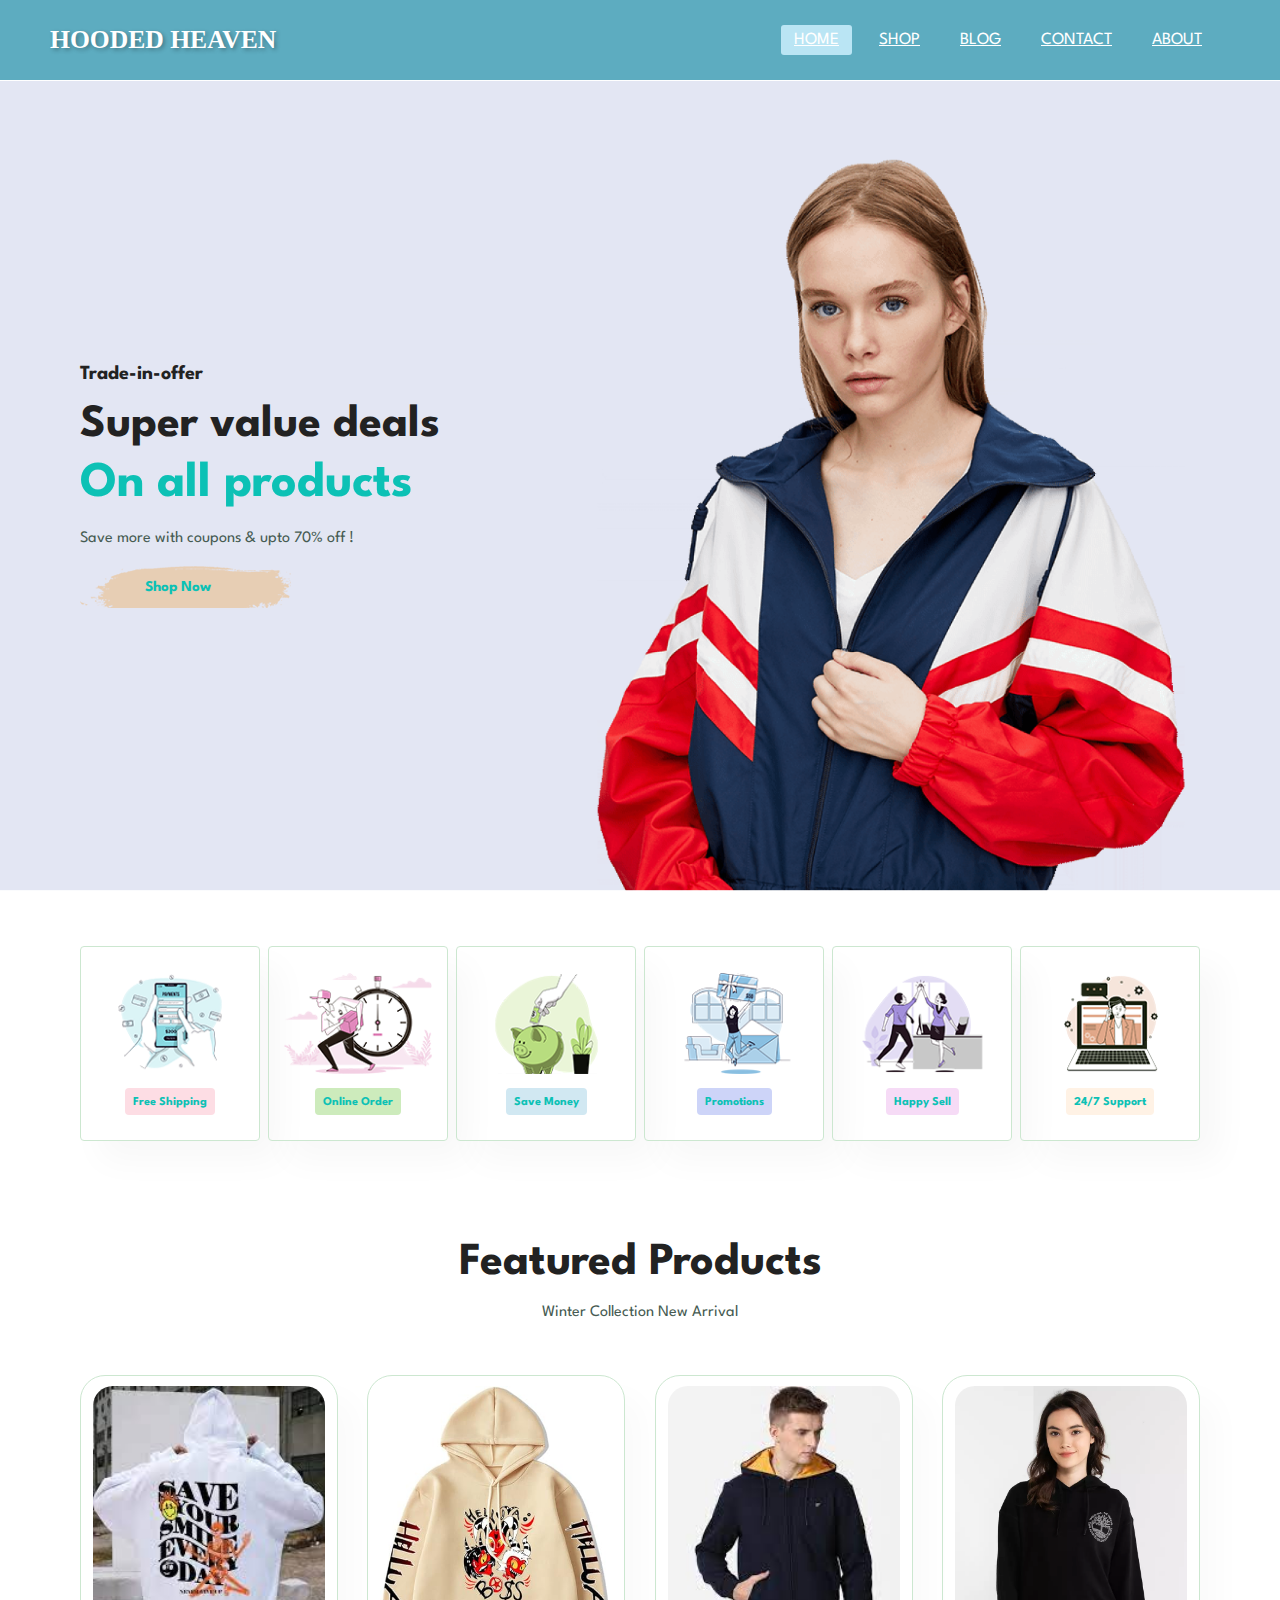
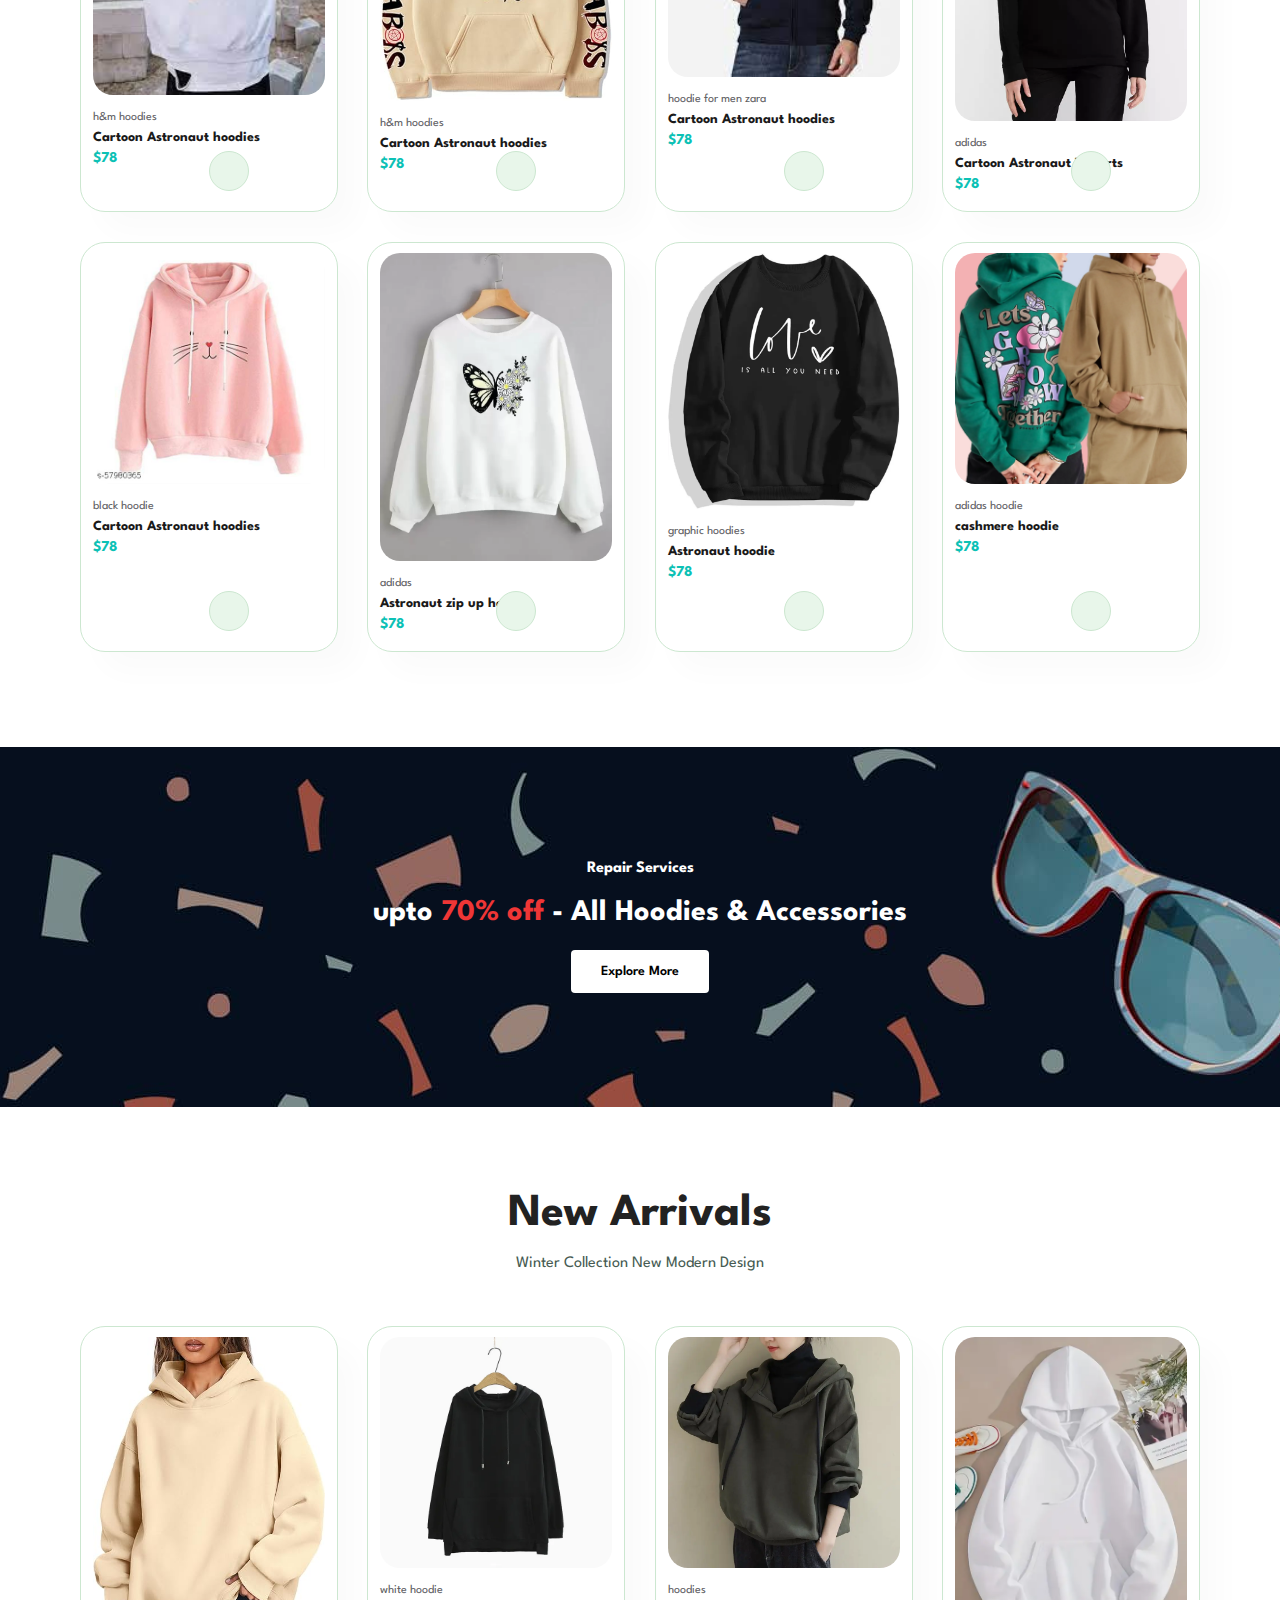
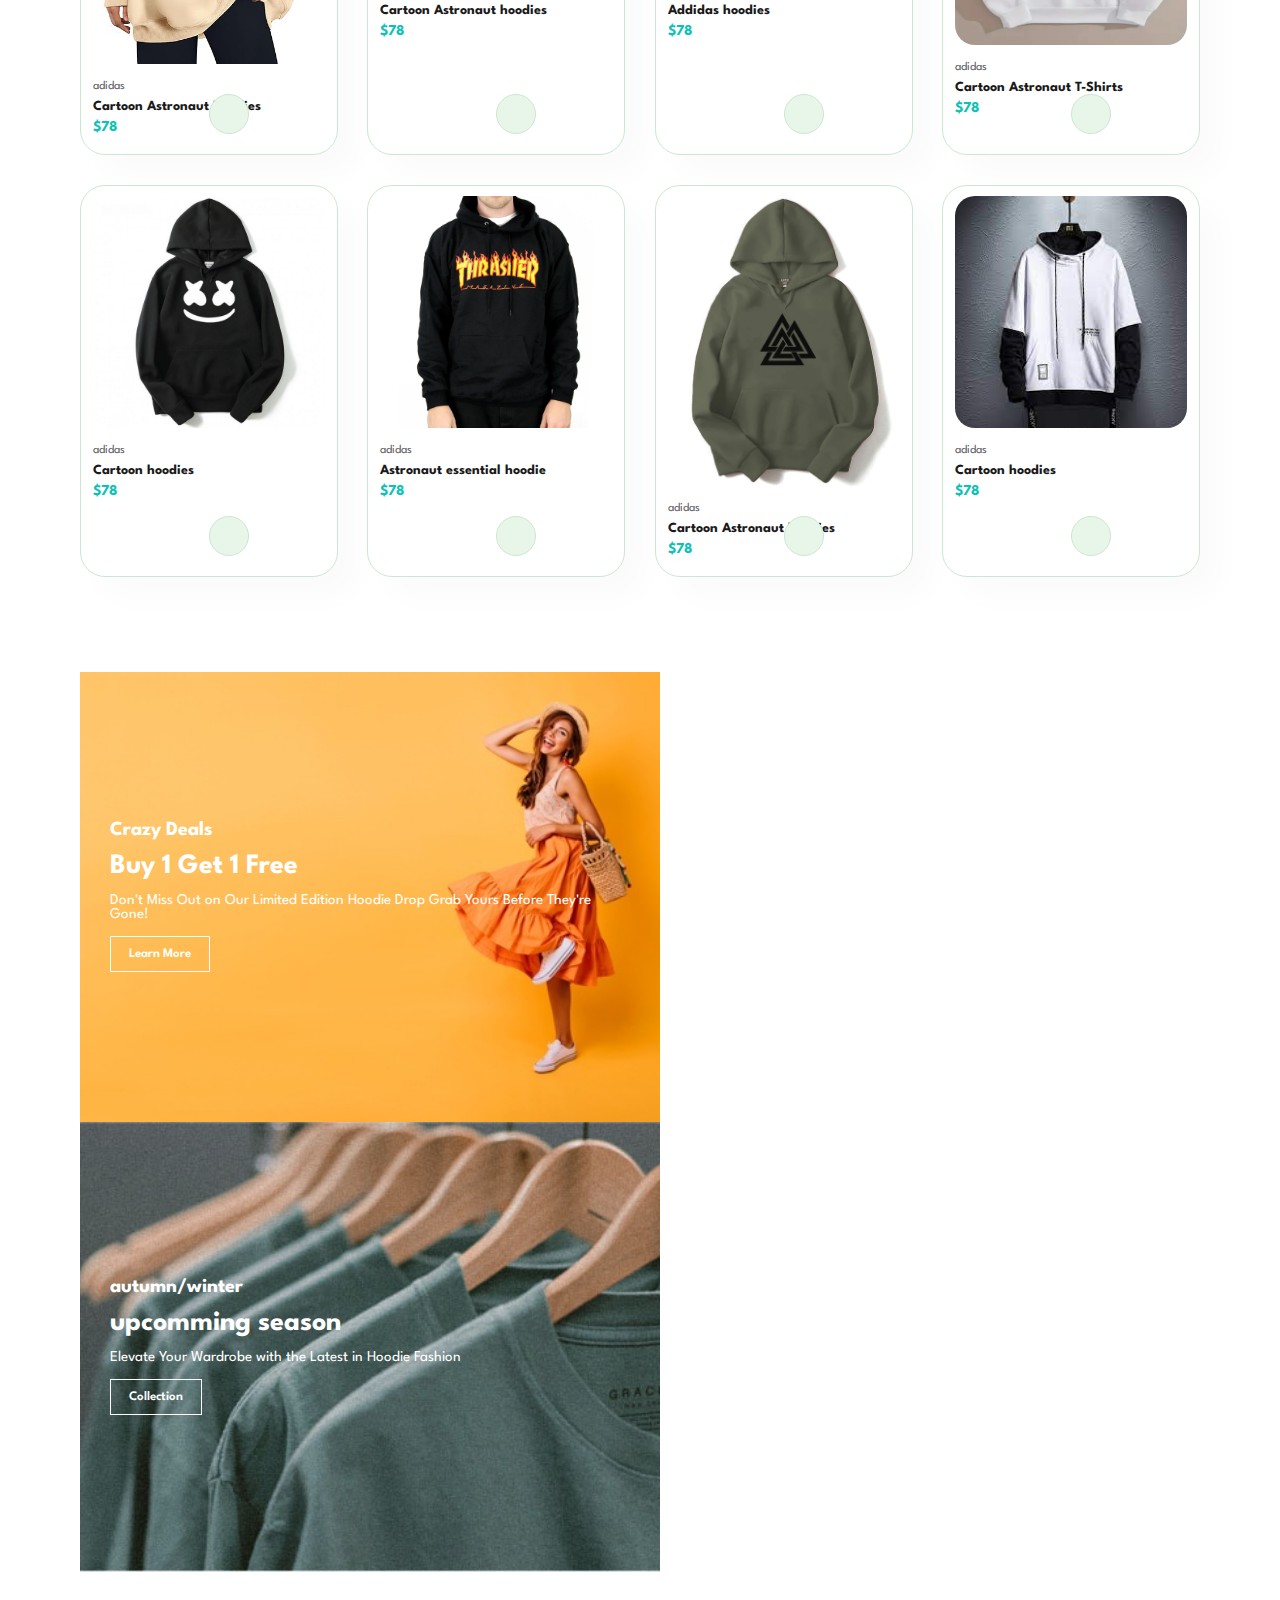
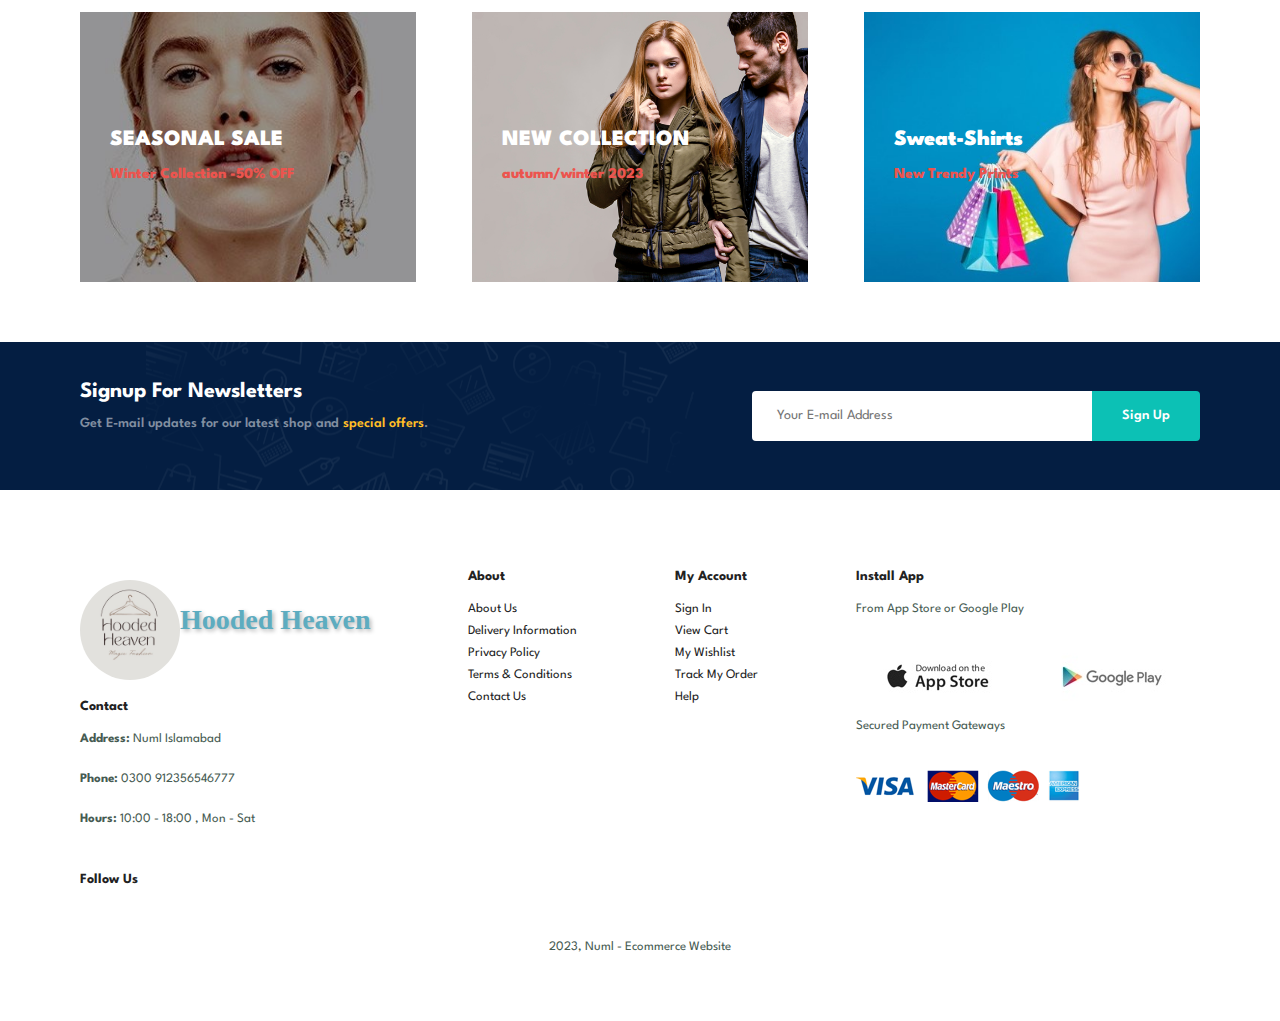
<file: index.html>
<!DOCTYPE html>
<html lang="en">
<head>
    <meta charset="UTF-8">
    <meta name="viewport" content="width=device-width, initial-scale=1.0 , hoodie online store , buy hoodies ,online hoodie">
    <meta name="keywords" content="men hoodies, women hoodies, trendy hoodies, cozy sweatshirts, fashion hoodies, casual style, streetwear, comfortable apparel, seasonal outerwear, zip-up hoodies, pullover sweatshirts, hoodie collection, latest trends, online shopping, clothing store, stylish jackets, athleisure, urban fashion, hooded sweaters, designer hoodies, graphic prints, winter fashion, fall essentials, sporty outfits, lounge attire, affordable fashion, fashion-forward, wardrobe staples, premium quality, street style, modern fashion, chic outerwear, unique designs, express yourself, fashion enthusiasts, everyday wear, hip-hop inspired, fashion statements, versatile hoodies, Instagram-worthy styles, fashion bloggers' picks, limited edition, exclusive releases, athleisure fashion, contemporary streetwear, minimalist designs, unisex hoodies, oversized comfort, cozy essentials, high-quality fabrics, hoodies for all seasons">
    <meta name="keywords" content="hoodie fashion, hooded sweatshirts, designer streetwear, cozy apparel, fashion trends, seasonal fashion, stylish outerwear, hoodie fashionista, casual wear, fashion essentials, wardrobe updates, exclusive releases, limited edition hoodies, fashion for him and her, fashion for all seasons, street style fashion, contemporary casuals, premium streetwear, express your style, fashion forward, style seekers, cozy chic, versatile hoodies, fashion inspiration, outfit ideas, Instagram fashion, online hoodies store, trendy loungewear, statement pieces, unique hoodie designs, comfortable street style, men's fashion, women's fashion, lifestyle apparel, hoodie enthusiasts, modern wardrobe, urban clothing, laid-back luxury, fashion on the go, express yourself through fashion, bold and trendy, hoodie lovers community">
    <meta name="hoodie fashion, casual wear, hooded sweatshirts, cozy fashion, street style, modern wardrobe, seasonal fashion, stylish apparel, men's fashion, women's fashion, activewear, contemporary clothing, fashion essentials, fashion-forward, urban style, designer hoodies, fashion statements, premium hoodies, trendy outfits, fashion lifestyle, hoodie enthusiasts, fashion blog favorites, limited edition hoodies, online fashion store, shopping destination, fashion influencers' picks, comfortable streetwear, everyday style, high-quality materials, express your style, versatile fashion, fashion discovery, exclusive releases, unique hoodie designs, must-have hoodies">
    
    <meta  content=" Men's Hoodies, Women's Hoodies, Hoodie Fashion, Trendy Hoodies, Comfortable Apparel, Fashionable Outerwear, Casual Style, Cozy Sweatshirts, [hooded heaven] Hoodies, Stylish Streetwear, Winter Fashion, Affordable Hoodies, Urban Clothing, Athleisure Wear">
    <title>Hooded Heaven</title>
    <link rel="stylesheet" href="style.css">
    <link rel="stylesheet" href="https://cdnjs.cloudflare.com/ajax/libs/font-awesome/6.4.2/css/all.min.css" integrity="sha512-z3gLpd7yknf1YoNbCzqRKc4qyor8gaKU1qmn+CShxbuBusANI9QpRohGBreCFkKxLhei6S9CQXFEbbKuqLg0DA==" crossorigin="anonymous" referrerpolicy="no-referrer" />
</head>
<body>
    <nav>
        <input type="checkbox" id="check" />
        <label for="check" class="checkbtn">
          <i class="fas fa-bars"></i>
        </label>
        <label id="Homee" class="logo">HOODED HEAVEN </label>

  
        <ul>
          <li><a class="active" href="index.html">Home</a></li>
          <li><a href="shop.html">Shop</a></li>
          <li><a href="blog.html">Blog</a></li>
          <li><a href="contact.html">Contact</a></li>
          <li><a href="about.html">About</a></li>
          <li ><a href="cart.html"> <span> <i class="fa-solid fa-bag-shopping"></i></span></a></li>
        </ul>
      </nav>
     
    <section id="hero">
        <h4>Trade-in-offer </h4>
        <h2>Super value deals</h2>
        <h1>On all products</h1>
        <p>Save more with coupons & upto 70% off !</p>
        <button>Shop Now</button>
    </section>
    <section id="feature" class="section-p1">
        <div class="fe-box">
            <img src="img/features/hoodies australia.png" alt="">
            <h6>Free Shipping</h6>
        </div>
        <div class="fe-box">
            <img src="img/features/hoodies aliexpress.png" alt="">
            <h6>Online Order</h6>
        </div>
        <div class="fe-box">
            <img src="img/features/anime hoodies.png" alt="">
            <h6>Save Money</h6>
        </div>
        <div class="fe-box">
            <img src="img/features/are hoodies cool.png" alt="">
            <h6>Promotions</h6>
        </div>
        <div class="fe-box">
            <img src="img/features/are hoodies trendy.png" alt="">
            <h6>Happy Sell</h6>
        </div>
        <div class="fe-box">
            <img src="img/features/are hoodies cute.png" alt="">
            <h6>24/7 Support</h6>
        </div>
    </section>
    <section id="product1" class="section-p1">
         <h2>Featured Products</h2>
         <p>Winter Collection New Arrival</p>
         <div class="pro-container">
            <div class="pro">
                <img src="img/products/shein hoodies.jpg" alt="essential hoodie store">
                <div class="des">
                    <span>h&m hoodies</span>
                    <h5>Cartoon Astronaut hoodies</h5>
                    <div class="star">
                        <i class="fas fa-star"></i>
                        <i class="fas fa-star"></i>
                        <i class="fas fa-star"></i>
                        <i class="fas fa-star"></i>
                        <i class="fas fa-star"></i>
                    </div>
                    <h4>$78</h4>
                </div>
                <a href="#" class="cart"><i class="fa fa-cart-shopping " ></i></a>
            </div>
            <div class="pro">
                <img src="img/products/hollister hoodies.jpg" alt="primark hoodies">
                <div class="des">
                    <span>h&m hoodies</span>
                    <h5>Cartoon Astronaut hoodies</h5>
                    <div class="star">
                        <i class="fas fa-star"></i>
                        <i class="fas fa-star"></i>
                        <i class="fas fa-star"></i>
                        <i class="fas fa-star"></i>
                        <i class="fas fa-star"></i>
                    </div>
                    <h4>$78</h4>
                </div>
                <a href="#" class="cart"><i class="fa fa-cart-shopping " ></i></a>
            </div>

            <div class="pro">
                <img src="img/products/mens big and tall hoodies.jpg" alt="big and tall hoodies">
                <div class="des">
                    <span>hoodie for men zara</span>
                    <h5>Cartoon Astronaut hoodies</h5>
                    <div class="star">
                        <i class="fas fa-star"></i>
                        <i class="fas fa-star"></i>
                        <i class="fas fa-star"></i>
                        <i class="fas fa-star"></i>
                        <i class="fas fa-star"></i>
                    </div>
                    <h4>$78</h4>
                </div>
                <a href="#" class="cart"><i class="fa fa-cart-shopping " ></i></a>
            </div>
            <div class="pro">
                <img src="img/products/aeropostale hoodies.jpg" alt="online hoodie">
                <div class="des">
                    <span>adidas</span>
                    <h5>Cartoon Astronaut T-Shirts</h5>
                    <div class="star">
                        <i class="fas fa-star"></i>
                        <i class="fas fa-star"></i>
                        <i class="fas fa-star"></i>
                        <i class="fas fa-star"></i>
                        <i class="fas fa-star"></i>
                    </div>
                    <h4>$78</h4>
                </div>
                <a href="#" class="cart"><i class="fa fa-cart-shopping " ></i></a>
            </div>
            <div class="pro">
                <img src="img/products/buy hoodies.jpg" alt="oversized hoodie">
                <div class="des">
                    <span>black hoodie</span>
                    <h5>Cartoon Astronaut hoodies</h5>
                    <div class="star">
                        <i class="fas fa-star"></i>
                        <i class="fas fa-star"></i>
                        <i class="fas fa-star"></i>
                        <i class="fas fa-star"></i>
                        <i class="fas fa-star"></i>
                    </div>
                    <h4>$78</h4>
                </div>
                <a href="#" class="cart"><i class="fa fa-cart-shopping " ></i></a>
            </div>
            <div class="pro">
                <img src="img/products/hollister mens hoodies.jpg" alt="champion hoodie">
                <div class="des">
                    <span>adidas</span>
                    <h5> Astronaut zip up hoodie</h5>
                    <div class="star">
                        <i class="fas fa-star"></i>
                        <i class="fas fa-star"></i>
                        <i class="fas fa-star"></i>
                        <i class="fas fa-star"></i>
                        <i class="fas fa-star"></i>
                    </div>
                    <h4>$78</h4>
                </div>
                <a href="#" class="cart"><i class="fa fa-cart-shopping " ></i></a>
            </div>
            <div class="pro">
                <img src="img/products/shein hoodies for ladies.jpg" alt="off white hoodie">
                <div class="des">
                    <span>graphic hoodies</span>
                    <h5> Astronaut  hoodie </h5>
                    <div class="star">
                        <i class="fas fa-star"></i>
                        <i class="fas fa-star"></i>
                        <i class="fas fa-star"></i>
                        <i class="fas fa-star"></i>
                        <i class="fas fa-star"></i>
                    </div>
                    <h4>$78</h4>
                </div>
                <a href="#" class="cart"><i class="fa fa-cart-shopping " ></i></a>
            </div>
            <div class="pro">
                <img src="img/products/buy hoodies online.jpg" alt="cashmere hoodie">
                <div class="des">
                    <span>adidas hoodie</span>
                    <h5>cashmere hoodie</h5>
                    <div class="star">
                        <i class="fas fa-star"></i>
                        <i class="fas fa-star"></i>
                        <i class="fas fa-star"></i>
                        <i class="fas fa-star"></i>
                        <i class="fas fa-star"></i>
                    </div>
                    <h4>$78</h4>
                </div>
                <a href="#" class="cart"><i class="fa fa-cart-shopping " ></i></a>
            </div>
         </div>
    </section>
    <section id="banner" class="section-m1">
        <h4>Repair Services</h4>
        <h2 >upto <span>70% off</span> - All Hoodies & Accessories</h2>
        <button class="normal">Explore More</button>
    </section>
    <section id="product1" class="section-p1">
        <h2>New Arrivals</h2>
        <p>Winter Collection New Modern Design</p>
        <div class="pro-container">
           <div class="pro">
               <img src="img/products/big and tall pullover hoodies.jpg" alt="grey hoodie">
               <div class="des">
                   <span>adidas</span>
                   <h5>Cartoon Astronaut Hoodies</h5>
                   <div class="star">
                       <i class="fas fa-star"></i>
                       <i class="fas fa-star"></i>
                       <i class="fas fa-star"></i>
                       <i class="fas fa-star"></i>
                       <i class="fas fa-star"></i>
                   </div>
                   <h4>$78</h4>
               </div>
               <a href="#" class="cart"><i class="fa fa-cart-shopping " ></i></a>
           </div>
           <div class="pro">
               <img src="img/products/hollister hoodies women's.jpg" alt="grey hoodie">
               <div class="des">
                   <span>white hoodie</span>
                   <h5>Cartoon Astronaut hoodies</h5>
                   <div class="star">
                       <i class="fas fa-star"></i>
                       <i class="fas fa-star"></i>
                       <i class="fas fa-star"></i>
                       <i class="fas fa-star"></i>
                       <i class="fas fa-star"></i>
                   </div>
                   <h4>$78</h4>
               </div>
               <a href="#" class="cart"><i class="fa fa-cart-shopping" ></i></a>
           </div>

           <div class="pro">
               <img src="img/products/american eagle hoodies mens.jpg" alt="black zip up hoodie">
               <div class="des">
                   <span>hoodies</span>
                   <h5>Addidas hoodies</h5>
                   <div class="star">
                       <i class="fas fa-star"></i>
                       <i class="fas fa-star"></i>
                       <i class="fas fa-star"></i>
                       <i class="fas fa-star"></i>
                       <i class="fas fa-star"></i>
                   </div>
                   <h4>$78</h4>
               </div>
               <a href="#" class="cart"><i class="fa fa-cart-shopping " ></i></a>
           </div>
           <div class="pro">
               <img src="img/products/guess hoodies.jpg" alt="oversized hoodie">
               <div class="des">
                   <span>adidas</span>
                   <h5>Cartoon Astronaut T-Shirts</h5>
                   <div class="star">
                       <i class="fas fa-star"></i>
                       <i class="fas fa-star"></i>
                       <i class="fas fa-star"></i>
                       <i class="fas fa-star"></i>
                       <i class="fas fa-star"></i>
                   </div>
                   <h4>$78</h4>
               </div>
               <a href="#" class="cart"><i class="fa fa-cart-shopping " ></i></a>
           </div>
           <div class="pro">
               <img src="img/products/big & tall hoodies.jpg" alt="hoodies for women">
               <div class="des">
                   <span>adidas</span>
                   <h5>Cartoon   hoodies </h5>
                   <div class="star">
                       <i class="fas fa-star"></i>
                       <i class="fas fa-star"></i>
                       <i class="fas fa-star"></i>
                       <i class="fas fa-star"></i>
                       <i class="fas fa-star"></i>
                   </div>
                   <h4>$78</h4>
               </div>
               <a href="#" class="cart"><i class="fa fa-cart-shopping " ></i></a>
           </div>
           <div class="pro">
               <img src="img/products/buy mens hoodies.jpg" alt="champion hoodie">
               <div class="des">
                   <span>adidas</span>
                   <h5> Astronaut essential hoodie</h5>
                   <div class="star">
                       <i class="fas fa-star"></i>
                       <i class="fas fa-star"></i>
                       <i class="fas fa-star"></i>
                       <i class="fas fa-star"></i>
                       <i class="fas fa-star"></i>
                   </div>
                   <h4>$78</h4>
               </div>
               <a href="#" class="cart"><i class="fa fa-cart-shopping" ></i></a>
           </div>
           <div class="pro">
               <img src="img/products/shein women's hoodies.jpg" alt="adidas hoodie">
               <div class="des">
                   <span>adidas</span>
                   <h5>Cartoon Astronaut hoodies</h5>
                   <div class="star">
                       <i class="fas fa-star"></i>
                       <i class="fas fa-star"></i>
                       <i class="fas fa-star"></i>
                       <i class="fas fa-star"></i>
                       <i class="fas fa-star"></i>
                   </div>
                   <h4>$78</h4>
               </div>
               <a href="#" class="cart"><i class="fa fa-cart-shopping" ></i></a>
           </div>
           <div class="pro">
               <img src="img/products/shein ladies hoodies.jpg" alt="ralph lauren hoodie">
               <div class="des">
                   <span>adidas</span>
                   <h5>Cartoon  hoodies</h5>
                   <div class="star">
                       <i class="fas fa-star"></i>
                       <i class="fas fa-star"></i>
                       <i class="fas fa-star"></i>
                       <i class="fas fa-star"></i>
                       <i class="fas fa-star"></i>
                   </div>
                   <h4>$78</h4>
               </div>
               <a href="#" class="cart"><i class="fa fa-cart-shopping " ></i></a>
           </div>
        </div>
   </section>
   <section id="sm-banner" class="section-p1">
    <div class="banner-box">
        <h4>Crazy Deals</h4>
        <h2>Buy 1 Get 1 Free</h2>
        <span>Don't Miss Out on Our Limited Edition Hoodie Drop Grab Yours Before They're Gone!</span>
        <button class="white">Learn More </button>
    </div>
    <div class="banner-box  banner-box2">
        <h4>autumn/winter</h4>
        <h2>upcomming season</h2>
        <span>Elevate Your Wardrobe with the Latest in Hoodie Fashion</span>
        <button class="white">Collection </button>
    </div>
   </section>
   <section id="banner3">
    <div class="banner-box ">
        <h2>SEASONAL SALE </h2>
        <h3> Winter Collection -50% OFF</h3>
    </div>
    <div class="banner-box  banner-box2">
        <h2>NEW  COLLECTION </h2>
        <h3> autumn/winter 2023</h3>
    </div>
    <div class="banner-box banner-box3">
        <h2>Sweat-Shirts </h2>
        <h3> New Trendy Prints</h3>
    </div>
   </section>
   <section id="newsletter" class="section-p1 section-m1">
    <div class="newstext">
        <h4>Signup For Newsletters</h4>
        <p> Get E-mail updates for our latest shop and <span>special offers</span>.</p>
        
    </div>
    <div class="form">
        <input type="text " placeholder=" Your E-mail Address">
        <button class="normal">Sign Up</button>
    </div>
   </section>
   <footer class="section-p1">
    <div class="col">
        <div id="logoo"> 
            <a href="#"  class="logo3"><img src="img/products/hoodies online shopping.jpg" alt="" ></a>
            <h1 class="logo" id="logoo" >Hooded Heaven</h1>
        </div>
        <h4>Contact</h4>
        <p><strong>Address:</strong> Numl Islamabad</p>
        <p><strong>Phone:</strong> 0300 912356546777</p>
        <p><strong>Hours:</strong> 10:00 - 18:00 , Mon - Sat</p>
        <div class="follow">
            <h4>Follow Us</h4>
            <div class="icon">
                <i class="fa-brands fa-facebook"></i>
                <i class="fa-brands fa-twitter"></i>
                <i class="fa-brands fa-instagram"></i>
                <i class="fa-brands fa-pinterest-p"></i>
                <i class="fa-brands fa-youtube"></i>
            </div>
        </div>
    </div>
    <div class="col">
        <h4> About </h4>
        <a href="#">About Us</a>
        <a href="#">Delivery Information</a>
        <a href="#">Privacy Policy</a>
        <a href="#">Terms & Conditions</a>
        <a href="#">Contact Us</a>
    
    </div>
    <div class="col">
        <h4> My Account </h4>
        <a href="#">Sign In</a>
        <a href="#">View Cart</a>
        <a href="#">My Wishlist</a>
        <a href="#">Track My Order</a>
        <a href="#">Help</a>
    
    </div>
   <div class="col install">
    <h4>Install App</h4>
    <p>From App Store or Google Play</p>
    <div clas="row">
        <img src="img/pay/essentials hoodie.jpg" alt="">
        <img src="img/pay/custom hoodies.jpg" alt="">   
    </div>
    <p>Secured Payment Gateways</p>
    <img src="img/pay/hoodies for men.png" alt="">
   </div>
   <div class="copyright">
    <p><i class="fa-regular fa-copyright" style="color: #9da0a4;"></i> 2023, Numl - Ecommerce Website</p>
   </div>
   </footer>
    <script src="script.js"></script>
</body>
</html>
</file>
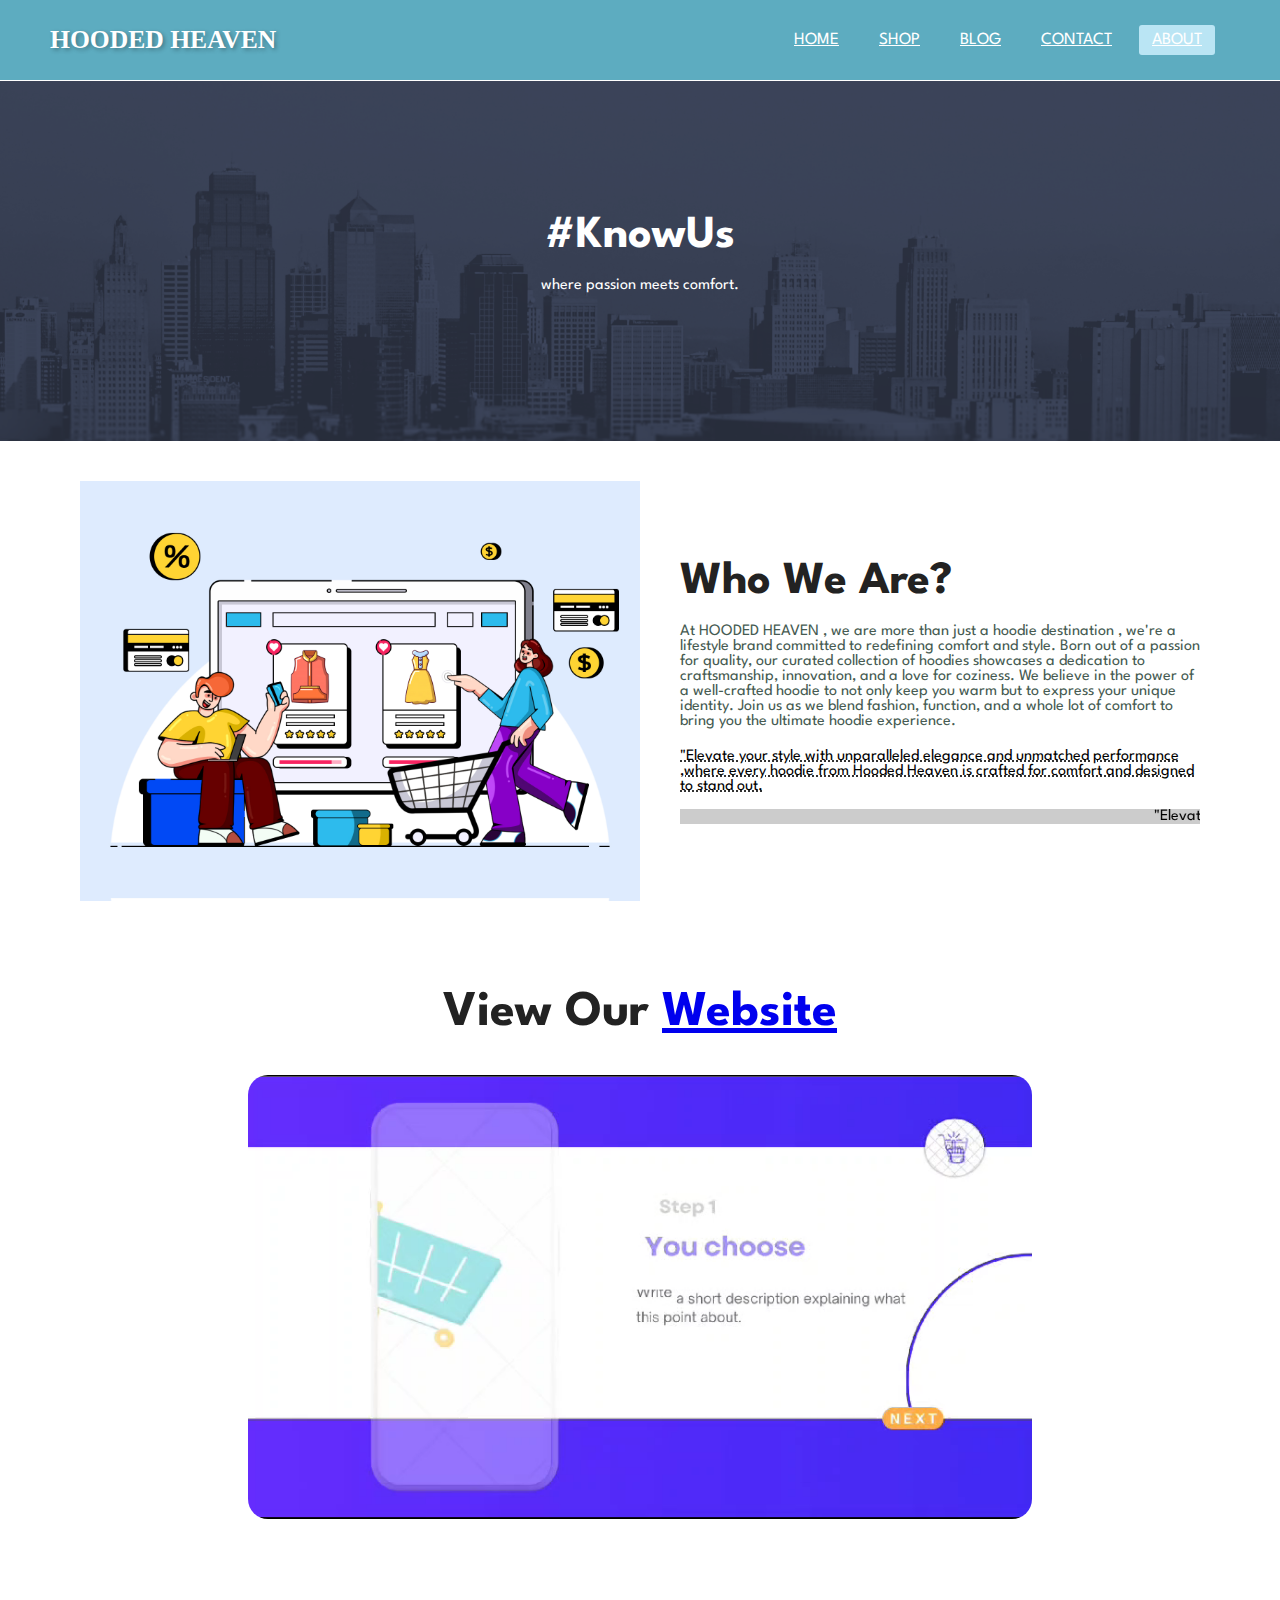
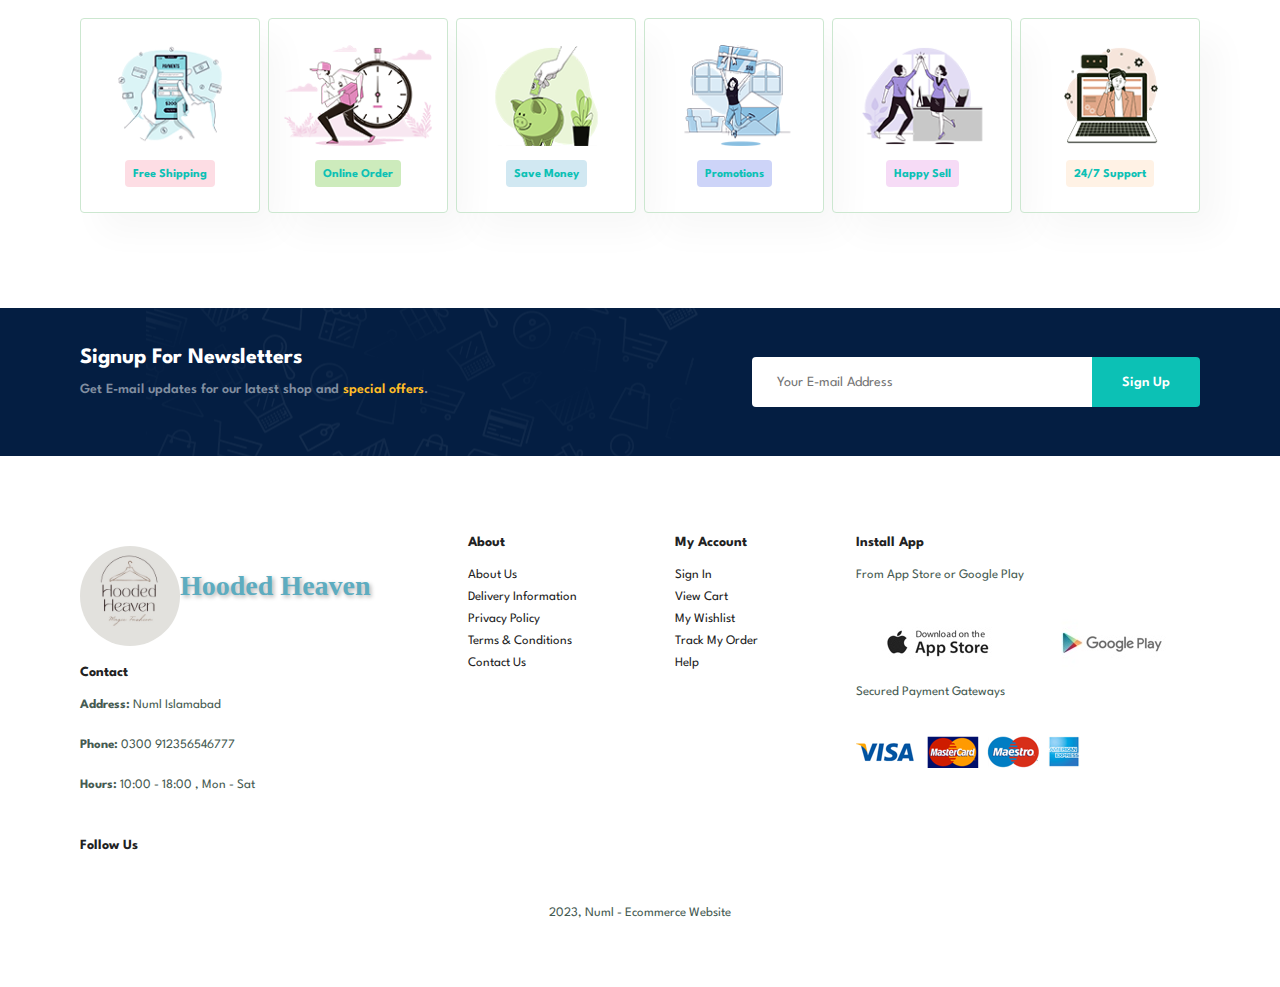
<file: about.html>
<!DOCTYPE html>
<html lang="en">
<head>
    <meta charset="UTF-8">
    <meta name="viewport" content="width=device-width, initial-scale=1.0 ,custom hoodies ,hooodies  ">
    <meta name="keywords" content="men hoodies, women hoodies, trendy hoodies, cozy sweatshirts, fashion hoodies, casual style, streetwear, comfortable apparel, seasonal outerwear, zip-up hoodies, pullover sweatshirts, hoodie collection, latest trends, online shopping, clothing store, stylish jackets, athleisure, urban fashion, hooded sweaters, designer hoodies, graphic prints, winter fashion, fall essentials, sporty outfits, lounge attire, affordable fashion, fashion-forward, wardrobe staples, premium quality, street style, modern fashion, chic outerwear, unique designs, express yourself, fashion enthusiasts, everyday wear, hip-hop inspired, fashion statements, versatile hoodies, Instagram-worthy styles, fashion bloggers' picks, limited edition, exclusive releases, athleisure fashion, contemporary streetwear, minimalist designs, unisex hoodies, oversized comfort, cozy essentials, high-quality fabrics, hoodies for all seasons">
    <meta name="keywords" content="hoodie fashion, hooded sweatshirts, designer streetwear, cozy apparel, fashion trends, seasonal fashion, stylish outerwear, hoodie fashionista, casual wear, fashion essentials, wardrobe updates, exclusive releases, limited edition hoodies, fashion for him and her, fashion for all seasons, street style fashion, contemporary casuals, premium streetwear, express your style, fashion forward, style seekers, cozy chic, versatile hoodies, fashion inspiration, outfit ideas, Instagram fashion, online hoodies store, trendy loungewear, statement pieces, unique hoodie designs, comfortable street style, men's fashion, women's fashion, lifestyle apparel, hoodie enthusiasts, modern wardrobe, urban clothing, laid-back luxury, fashion on the go, express yourself through fashion, bold and trendy, hoodie lovers community">
    <meta name="hoodie fashion, casual wear, hooded sweatshirts, cozy fashion, street style, modern wardrobe, seasonal fashion, stylish apparel, men's fashion, women's fashion, activewear, contemporary clothing, fashion essentials, fashion-forward, urban style, designer hoodies, fashion statements, premium hoodies, trendy outfits, fashion lifestyle, hoodie enthusiasts, fashion blog favorites, limited edition hoodies, online fashion store, shopping destination, fashion influencers' picks, comfortable streetwear, everyday style, high-quality materials, express your style, versatile fashion, fashion discovery, exclusive releases, unique hoodie designs, must-have hoodies">
    <title>Online Hoodie Store:About</title>
    <link rel="stylesheet" href="style.css">
    <link rel="stylesheet" href="https://cdnjs.cloudflare.com/ajax/libs/font-awesome/6.4.2/css/all.min.css" integrity="sha512-z3gLpd7yknf1YoNbCzqRKc4qyor8gaKU1qmn+CShxbuBusANI9QpRohGBreCFkKxLhei6S9CQXFEbbKuqLg0DA==" crossorigin="anonymous" referrerpolicy="no-referrer" />
</head>
<body>
   
 

    <nav>
        <input type="checkbox" id="check" />
        <label for="check" class="checkbtn">
          <i class="fas fa-bars"></i>
        </label>
        <label id="Homee" class="logo">HOODED HEAVEN </label>

  
        <ul>
          <li><a  href="index.html">Home</a></li>
          <li><a href="shop.html">Shop</a></li>
          <li><a href="blog.html">Blog</a></li>
          <li><a href="contact.html">Contact</a></li>
          <li><a class="active" href="about.html">About</a></li>
          <li ><a href="cart.html"> <span> <i class="fa-solid fa-bag-shopping"></i></span></a></li>
        </ul>
      </nav>
    <section id="page-header" class="about-header">
        
        <h2>#KnowUs</h2>
        <p>where passion meets comfort. </p>
       
    </section>
    <section id="about-head" class="section-p1">
        <img src="img/about/best hoodies online.jpg">
        <div >
            <h2>Who We Are?</h2>
            <p>
                At HOODED HEAVEN , we are more than just a hoodie destination , we're a lifestyle brand committed to redefining comfort and style. Born out of a passion for quality, our curated collection of hoodies showcases a dedication to craftsmanship, innovation, and a love for coziness. We believe in the power of a well-crafted hoodie to not only keep you warm but to express your unique identity. Join us as we blend fashion, function, and a whole lot of comfort to bring you the ultimate hoodie experience.</p>
                 <abbr title="">"Elevate your style with unparalleled elegance and unmatched performance ,where every hoodie from Hooded Heaven is crafted for comfort and designed to stand out.
                 </abbr>
                 <br><br>
                 <marquee bgcolor="#ccc" loop="-1" scrollamount="5" width="100%">"Elevate your style with our hoodies – where elegance meets unparalleled comfort, delivering a performance in fashion that's as exceptional as you are."</marquee>
        </div>
    </section>
    <section id="about-app" class="section-p1">
        <h1> View  Our  <a href="#" > Website </a></h1>
        <div class="video">
            <video autoplay muted loop src="img/about/hoodies.mp4"></video>
        </div>
    </section>
    <section id="feature" class="section-p1">
        <div class="fe-box">
            <img src="img/features/hoodies australia.png" alt="hoodie online store ">
            <h6>Free Shipping</h6>
        </div>
        <div class="fe-box">
            <img src="img/features/hoodies aliexpress.png" alt="buy hoodies">
            <h6>Online Order</h6>
        </div>
        <div class="fe-box">
            <img src="img/features/anime hoodies.png" alt="online hoodie">
            <h6>Save Money</h6>
        </div>
        <div class="fe-box">
            <img src="img/features/are hoodies cool.png" alt="oversized hoodie">
            <h6>Promotions</h6>
        </div>
        <div class="fe-box">
            <img src="img/features/are hoodies trendy.png" alt="hoodies for women">
            <h6>Happy Sell</h6>
        </div>
        <div class="fe-box">
            <img src="img/features/are hoodies cute.png" alt="essential hoodie">
            <h6>24/7 Support</h6>
        </div>
    </section>
    <section id="newsletter" class="section-p1 section-m1">
        <div class="newstext">
            <h4>Signup For Newsletters</h4>
            <p> Get E-mail updates for our latest shop and <span>special offers</span>.</p>
            
        </div>
        <div class="form">
            <input type="text " placeholder=" Your E-mail Address">
            <button class="normal">Sign Up</button>
        </div>
       </section>
   <footer class="section-p1">
    <div class="col">
        <div id="logoo"> 
            <a href="#"  class="logo3"><img src="img/products/hoodies online shopping.jpg" alt="" ></a>
            <h1 class="logo" id="logoo" >Hooded Heaven</h1>
        </div>
        <h4>Contact</h4>
        <p><strong>Address:</strong> Numl Islamabad</p>
        <p><strong>Phone:</strong> 0300 912356546777</p>
        <p><strong>Hours:</strong> 10:00 - 18:00 , Mon - Sat</p>
        <div class="follow">
            <h4>Follow Us</h4>
            <div class="icon">
                <i class="fa-brands fa-facebook"></i>
                <i class="fa-brands fa-twitter"></i>
                <i class="fa-brands fa-instagram"></i>
                <i class="fa-brands fa-pinterest-p"></i>
                <i class="fa-brands fa-youtube"></i>
            </div>
        </div>
    </div>
    <div class="col">
        <h4> About </h4>
        <a href="#">About Us</a>
        <a href="#">Delivery Information</a>
        <a href="#">Privacy Policy</a>
        <a href="#">Terms & Conditions</a>
        <a href="#">Contact Us</a>
    
    </div>
    <div class="col">
        <h4> My Account </h4>
        <a href="#">Sign In</a>
        <a href="#">View Cart</a>
        <a href="#">My Wishlist</a>
        <a href="#">Track My Order</a>
        <a href="#">Help</a>
    
    </div>
   <div class="col install">
    <h4>Install App</h4>
    <p>From App Store or Google Play</p>
    <div clas="row">
        <img src="img/pay/essentials hoodie.jpg" alt="">
        <img src="img/pay/custom hoodies.jpg" alt="">   
    </div>
    <p>Secured Payment Gateways</p>
    <img src="img/pay/hoodies for men.png" alt="">
   </div>
   <div class="copyright">
    <p><i class="fa-regular fa-copyright" style="color: #9da0a4;"></i> 2023, Numl - Ecommerce Website</p>
   </div>
   </footer>
    <script src="script.js"></script>
</body>
</html>
</file>
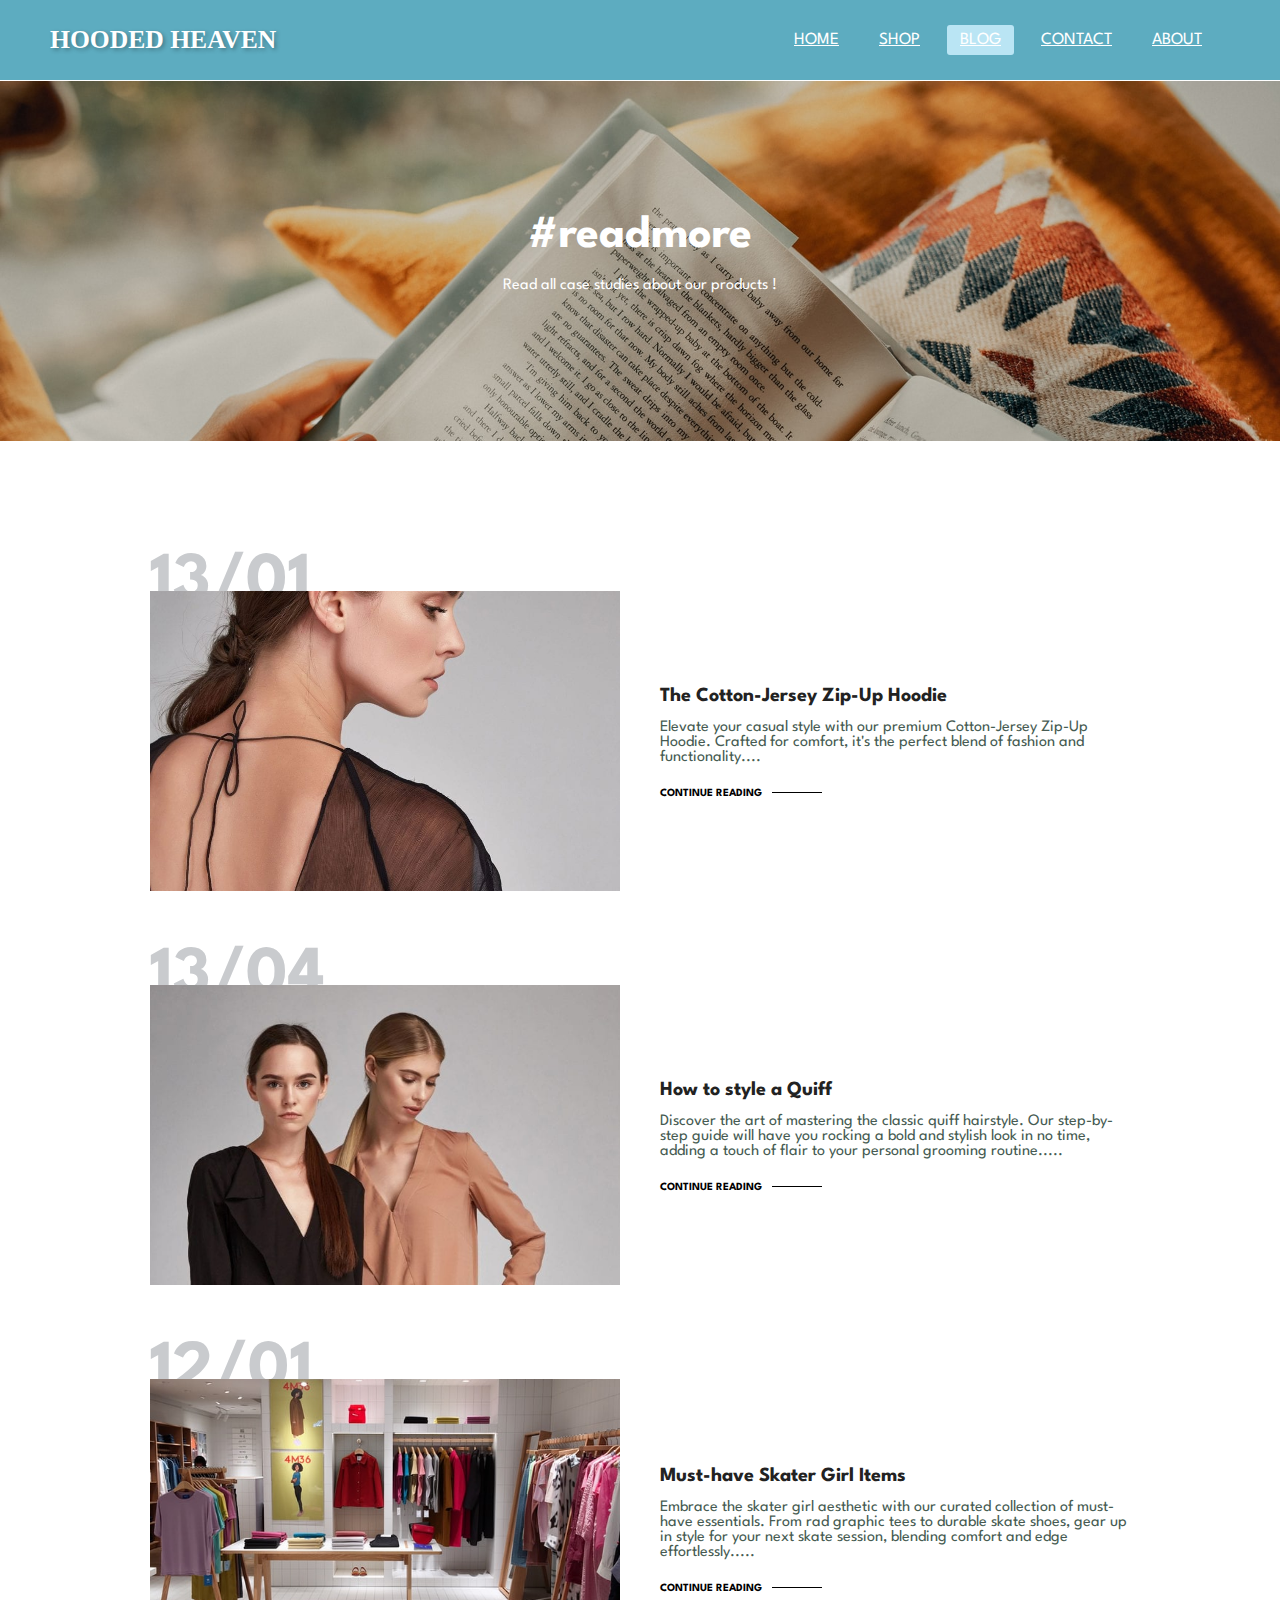
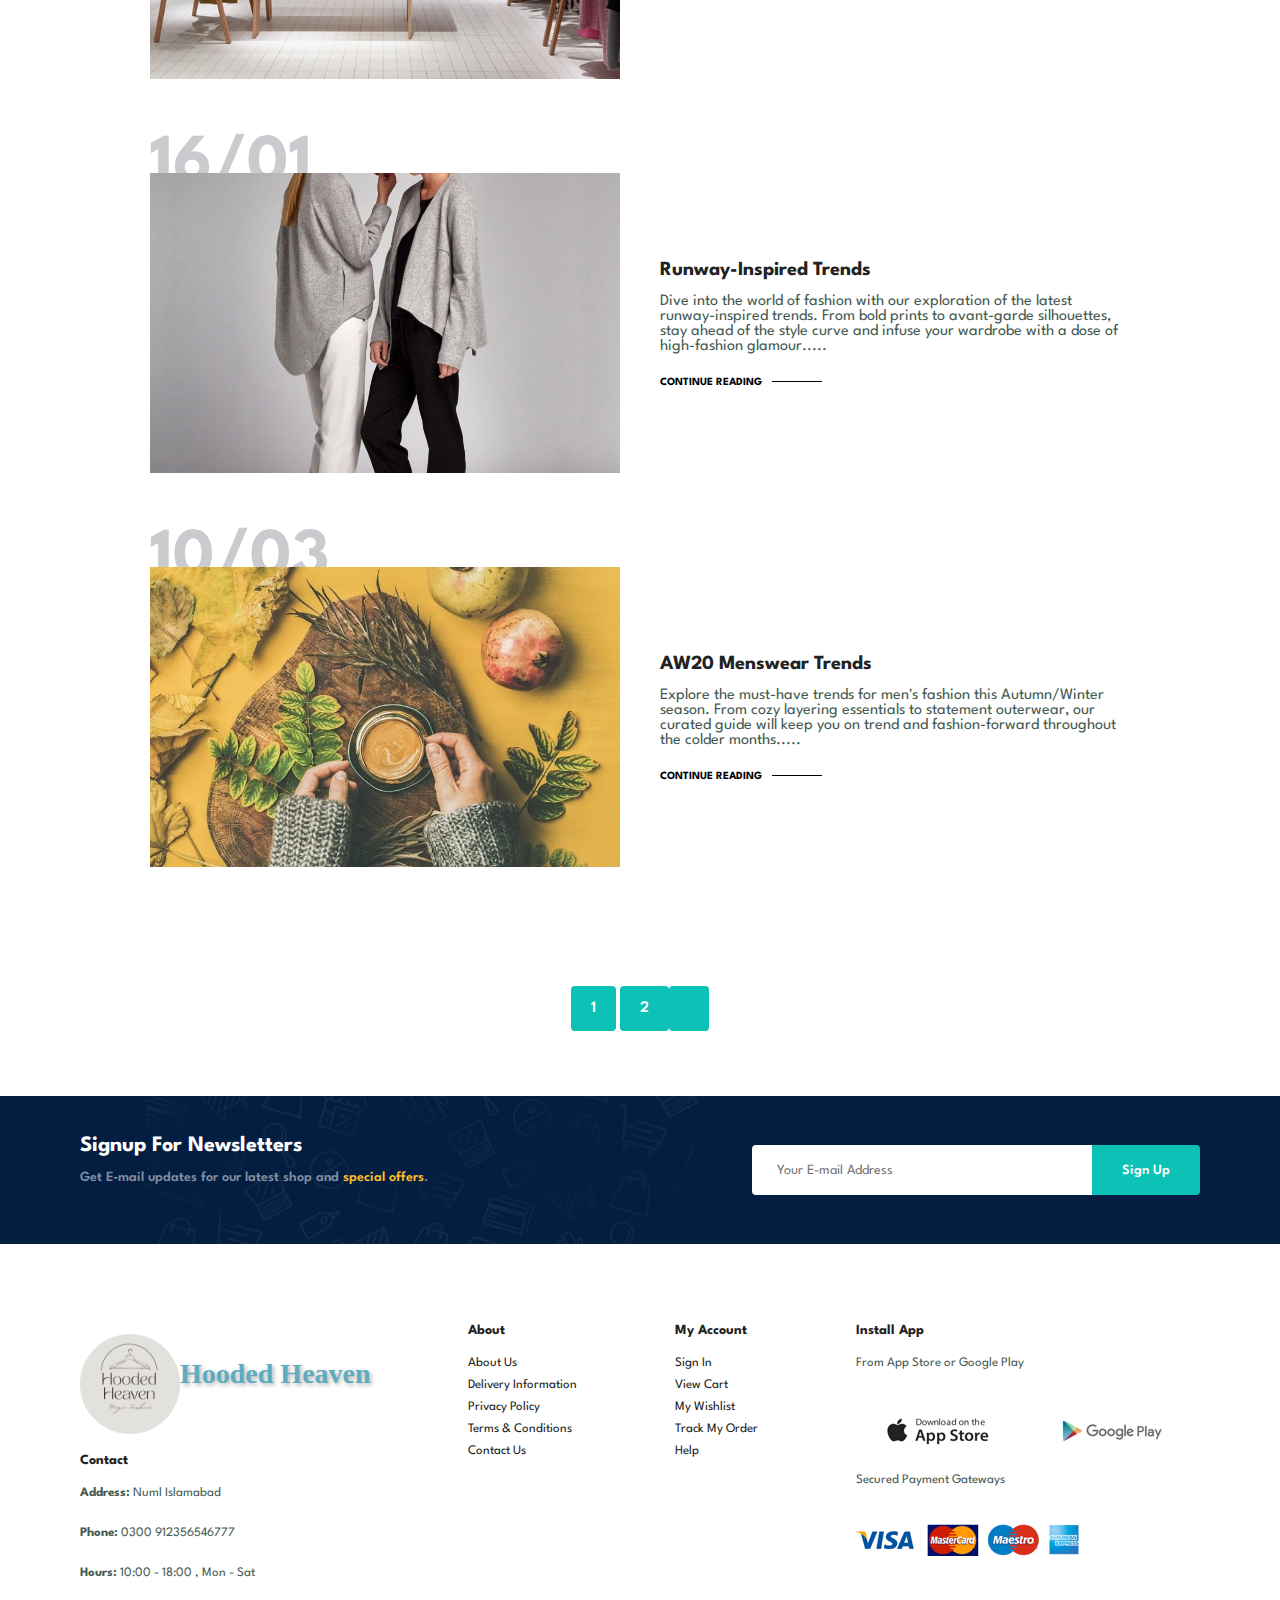
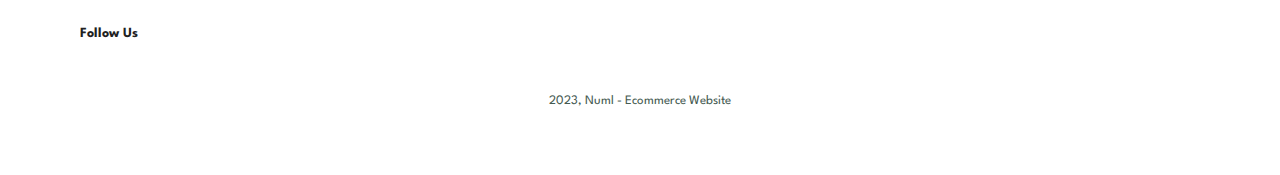
<file: blog.html>
<!DOCTYPE html>
<html lang="en">
<head>
    <meta charset="UTF-8">
    <meta name="viewport" content="width=device-width, initial-scale=1.0">
    <meta name="keywords" content="fashionable hoodies, urban streetwear, designer sweatshirts, hoodie fashion, seasonal outerwear, casual apparel, stylish pullovers, athleisure, cozy fashion, activewear, hooded jackets, contemporary styles, trendy sweatshirts, wardrobe essentials, online clothing store, men's fashion, women's fashion, fashion-forward hoodies, premium loungewear, unique hooded tops, street style, modern outerwear, exclusive designs, versatile hoodies, must-have sweaters">
    <meta name="keywords" content="men hoodies, women hoodies, trendy hoodies, cozy sweatshirts, fashion hoodies, casual style, streetwear, comfortable apparel, seasonal outerwear, zip-up hoodies, pullover sweatshirts, hoodie collection, latest trends, online shopping, clothing store, stylish jackets, athleisure, urban fashion, hooded sweaters, designer hoodies, graphic prints, winter fashion, fall essentials, sporty outfits, lounge attire, affordable fashion, fashion-forward, wardrobe staples, premium quality, street style, modern fashion, chic outerwear, unique designs, express yourself, fashion enthusiasts, everyday wear, hip-hop inspired, fashion statements, versatile hoodies, Instagram-worthy styles, fashion bloggers' picks, limited edition, exclusive releases, athleisure fashion, contemporary streetwear, minimalist designs, unisex hoodies, oversized comfort, cozy essentials, high-quality fabrics, hoodies for all seasons">
    <meta name="keywords" content="hoodie fashion, hooded sweatshirts, designer streetwear, cozy apparel, fashion trends, seasonal fashion, stylish outerwear, hoodie fashionista, casual wear, fashion essentials, wardrobe updates, exclusive releases, limited edition hoodies, fashion for him and her, fashion for all seasons, street style fashion, contemporary casuals, premium streetwear, express your style, fashion forward, style seekers, cozy chic, versatile hoodies, fashion inspiration, outfit ideas, Instagram fashion, online hoodies store, trendy loungewear, statement pieces, unique hoodie designs, comfortable street style, men's fashion, women's fashion, lifestyle apparel, hoodie enthusiasts, modern wardrobe, urban clothing, laid-back luxury, fashion on the go, express yourself through fashion, bold and trendy, hoodie lovers community">
    <meta name="hoodie fashion, casual wear, hooded sweatshirts, cozy fashion, street style, modern wardrobe, seasonal fashion, stylish apparel, men's fashion, women's fashion, activewear, contemporary clothing, fashion essentials, fashion-forward, urban style, designer hoodies, fashion statements, premium hoodies, trendy outfits, fashion lifestyle, hoodie enthusiasts, fashion blog favorites, limited edition hoodies, online fashion store, shopping destination, fashion influencers' picks, comfortable streetwear, everyday style, high-quality materials, express your style, versatile fashion, fashion discovery, exclusive releases, unique hoodie designs, must-have hoodies">
    <title>Online Hoodie Store:Blog</title>
    <link rel="stylesheet" href="style.css">
    <link rel="stylesheet" href="https://cdnjs.cloudflare.com/ajax/libs/font-awesome/6.4.2/css/all.min.css" integrity="sha512-z3gLpd7yknf1YoNbCzqRKc4qyor8gaKU1qmn+CShxbuBusANI9QpRohGBreCFkKxLhei6S9CQXFEbbKuqLg0DA==" crossorigin="anonymous" referrerpolicy="no-referrer" />
</head>
<body>
    

    <nav>
        <input type="checkbox" id="check" />
        <label for="check" class="checkbtn">
          <i class="fas fa-bars"></i>
        </label>
        <label id="Homee" class="logo">HOODED HEAVEN </label>

  
        <ul>
          <li><a  href="index.html">Home</a></li>
          <li><a href="shop.html">Shop</a></li>
          <li><a class="active" href="blog.html">Blog</a></li>
          <li><a href="contact.html">Contact</a></li>
          <li><a href="about.html">About</a></li>
          <li ><a href="cart.html"> <span> <i class="fa-solid fa-bag-shopping"></i></span></a></li>
        </ul>
      </nav>
    <section id="page-header" class="blog-header">
        
        <h2>#readmore</h2>
        <p>Read all case studies about our products !</p>
       
    </section>
    <section id="blog">
        <div class="blog-box">
            <div class="blog-img">
                <img src="img/blog/bape hoodies.jpg">
            </div>
            <div class="blog-details">
                <h4>The Cotton-Jersey Zip-Up Hoodie</h4>
                <p>Elevate your casual style with our premium Cotton-Jersey Zip-Up Hoodie. Crafted for comfort, it's the perfect blend of fashion and functionality....</p>
                    <a href="#">CONTINUE READING</a>
            </div>
            <h1>13/01</h1>
        </div>

        <div class="blog-box">
            <div class="blog-img">
                <img src="img/blog/white fox hoodies.jpg">
            </div>
            <div class="blog-details">
                <h4>How to style a Quiff</h4>
                <p>Discover the art of mastering the classic quiff hairstyle. Our step-by-step guide will have you rocking a bold and stylish look in no time, adding a touch of flair to your personal grooming routine.....</p>
                    <a href="#">CONTINUE READING</a>
            </div>
            <h1>13/04</h1>
        </div>
        <div class="blog-box">
            <div class="blog-img">
                <img src="img/blog/hoodies and trousers.jpg">
            </div>
            <div class="blog-details">
                <h4>Must-have Skater Girl Items</h4>
                <p>Embrace the skater girl aesthetic with our curated collection of must-have essentials. From rad graphic tees to durable skate shoes, gear up in style for your next skate session, blending comfort and edge effortlessly.....</p>
                    <a href="#">CONTINUE READING</a>
            </div>
            <h1>12/01</h1>
        </div>
        <div class="blog-box">
            <div class="blog-img">
                <img src="img/blog/hoodies amazon.jpg">
            </div>
            <div class="blog-details">
                <h4>Runway-Inspired Trends</h4>
                <p>Dive into the world of fashion with our exploration of the latest runway-inspired trends. From bold prints to avant-garde silhouettes, stay ahead of the style curve and infuse your wardrobe with a dose of high-fashion glamour.....</p>
                    <a href="#">CONTINUE READING</a>
            </div>
            <h1>16/01</h1>
        </div>
        <div class="blog-box">
            <div class="blog-img">
                <img src="img/blog/hoodies and jackets.jpg">
            </div>
            <div class="blog-details">
                <h4>AW20 Menswear Trends</h4>
                <p>Explore the must-have trends for men's fashion this Autumn/Winter season. From cozy layering essentials to statement outerwear, our curated guide will keep you on trend and fashion-forward throughout the colder months.....</p>
                    <a href="#">CONTINUE READING</a>
            </div>
            <h1>10/03</h1>
        </div>
    </section>
   <section id="pagination" class="section-p1">
    <a href="#">1</a>
    <a href="#">2</a>
    <a href="#"><i class="fa-solid fa-arrow-right"></i></a>
   </section>
   <section id="newsletter" class="section-p1 section-m1">
    <div class="newstext">
        <h4>Signup For Newsletters</h4>
        <p> Get E-mail updates for our latest shop and <span>special offers</span>.</p>
        
    </div>
    <div class="form">
        <input type="text " placeholder=" Your E-mail Address">
        <button class="normal">Sign Up</button>
    </div>
   </section>
   <footer class="section-p1">
    <div class="col">
        <div id="logoo"> 
            <a href="#"  class="logo3"><img src="img/products/hoodies online shopping.jpg" alt="" ></a>
            <h1 class="logo" id="logoo" >Hooded Heaven</h1>
        </div>
        <h4>Contact</h4>
        <p><strong>Address:</strong> Numl Islamabad</p>
        <p><strong>Phone:</strong> 0300 912356546777</p>
        <p><strong>Hours:</strong> 10:00 - 18:00 , Mon - Sat</p>
        <div class="follow">
            <h4>Follow Us</h4>
            <div class="icon">
                <i class="fa-brands fa-facebook"></i>
                <i class="fa-brands fa-twitter"></i>
                <i class="fa-brands fa-instagram"></i>
                <i class="fa-brands fa-pinterest-p"></i>
                <i class="fa-brands fa-youtube"></i>
            </div>
        </div>
    </div>
    <div class="col">
        <h4> About </h4>
        <a href="#">About Us</a>
        <a href="#">Delivery Information</a>
        <a href="#">Privacy Policy</a>
        <a href="#">Terms & Conditions</a>
        <a href="#">Contact Us</a>
    
    </div>
    <div class="col">
        <h4> My Account </h4>
        <a href="#">Sign In</a>
        <a href="#">View Cart</a>
        <a href="#">My Wishlist</a>
        <a href="#">Track My Order</a>
        <a href="#">Help</a>
    
    </div>
   <div class="col install">
    <h4>Install App</h4>
    <p>From App Store or Google Play</p>
    <div clas="row">
        <img src="img/pay/essentials hoodie.jpg" alt="">
        <img src="img/pay/custom hoodies.jpg" alt="">   
    </div>
    <p>Secured Payment Gateways</p>
    <img src="img/pay/hoodies for men.png" alt="">
   </div>
   <div class="copyright">
    <p><i class="fa-regular fa-copyright" style="color: #9da0a4;"></i> 2023, Numl - Ecommerce Website</p>
   </div>
   </footer>
    <script src="script.js"></script>
</body>
</html>
</file>
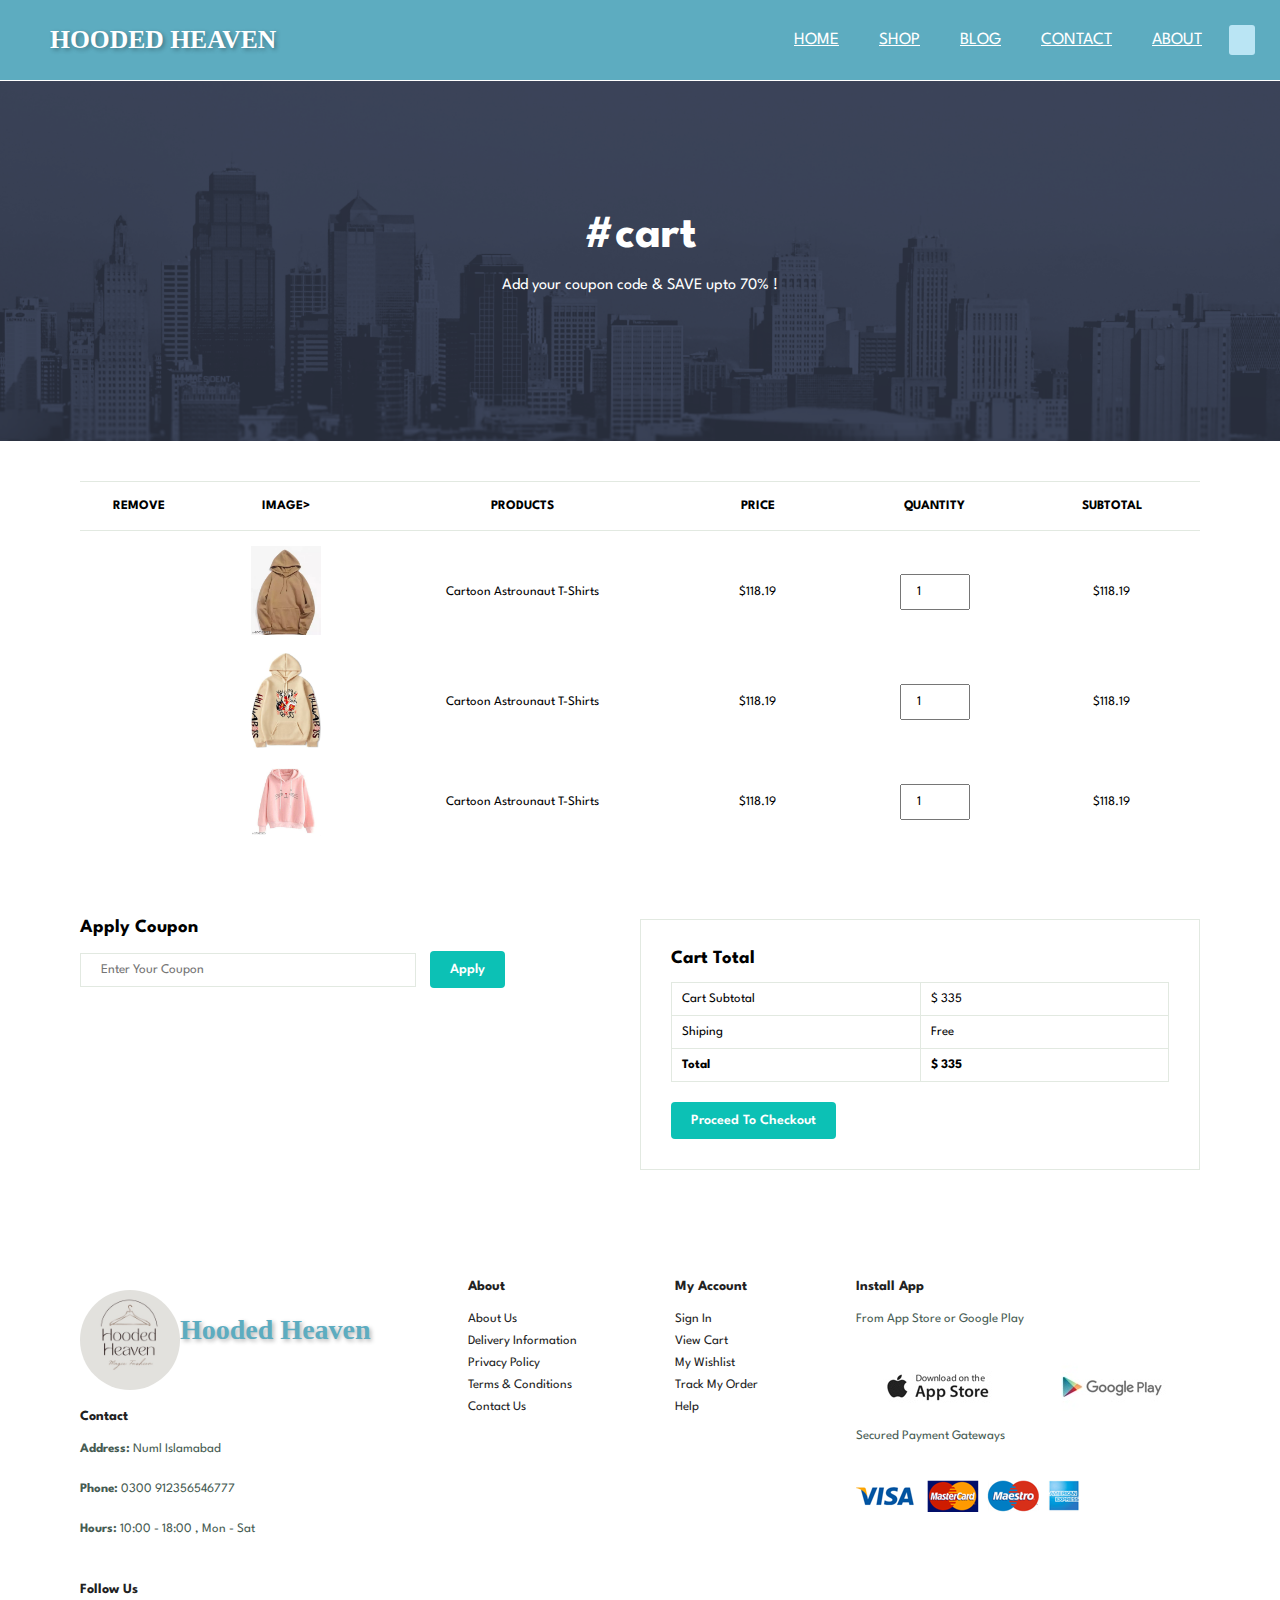
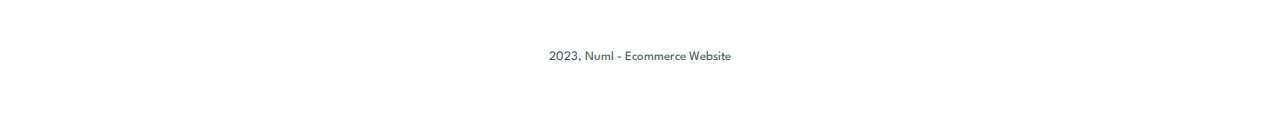
<file: cart.html>
<!DOCTYPE html>
<html lang="en">
<head>
    <meta charset="UTF-8">
    <meta name="viewport" content="width=device-width, initial-scale=1.0">
    <meta name="keywords" content="hooded sweatshirts, fashion pullovers, cozy outerwear, hooded jackets, stylish sweaters, athleisure, urban streetwear, casual fashion, seasonal hoodies, trendy apparel, men's fashion, women's fashion, zip hoodie, fleece jackets, modern sweatshirts, designer hoodies, sporty outerwear, loungewear, cold weather fashion, activewear, online hoodie store, unique designs, affordable fashion, premium quality hoodies, fashion-forward styles, wardrobe essentials">
    <meta name="keywords" content="men hoodies, women hoodies, trendy hoodies, cozy sweatshirts, fashion hoodies, casual style, streetwear, comfortable apparel, seasonal outerwear, zip-up hoodies, pullover sweatshirts, hoodie collection, latest trends, online shopping, clothing store, stylish jackets, athleisure, urban fashion, hooded sweaters, designer hoodies, graphic prints, winter fashion, fall essentials, sporty outfits, lounge attire, affordable fashion, fashion-forward, wardrobe staples, premium quality, street style, modern fashion, chic outerwear, unique designs, express yourself, fashion enthusiasts, everyday wear, hip-hop inspired, fashion statements, versatile hoodies, Instagram-worthy styles, fashion bloggers' picks, limited edition, exclusive releases, athleisure fashion, contemporary streetwear, minimalist designs, unisex hoodies, oversized comfort, cozy essentials, high-quality fabrics, hoodies for all seasons">
    <meta name="keywords" content="hoodie fashion, hooded sweatshirts, designer streetwear, cozy apparel, fashion trends, seasonal fashion, stylish outerwear, hoodie fashionista, casual wear, fashion essentials, wardrobe updates, exclusive releases, limited edition hoodies, fashion for him and her, fashion for all seasons, street style fashion, contemporary casuals, premium streetwear, express your style, fashion forward, style seekers, cozy chic, versatile hoodies, fashion inspiration, outfit ideas, Instagram fashion, online hoodies store, trendy loungewear, statement pieces, unique hoodie designs, comfortable street style, men's fashion, women's fashion, lifestyle apparel, hoodie enthusiasts, modern wardrobe, urban clothing, laid-back luxury, fashion on the go, express yourself through fashion, bold and trendy, hoodie lovers community">
    <meta name="hoodie fashion, casual wear, hooded sweatshirts, cozy fashion, street style, modern wardrobe, seasonal fashion, stylish apparel, men's fashion, women's fashion, activewear, contemporary clothing, fashion essentials, fashion-forward, urban style, designer hoodies, fashion statements, premium hoodies, trendy outfits, fashion lifestyle, hoodie enthusiasts, fashion blog favorites, limited edition hoodies, online fashion store, shopping destination, fashion influencers' picks, comfortable streetwear, everyday style, high-quality materials, express your style, versatile fashion, fashion discovery, exclusive releases, unique hoodie designs, must-have hoodies">
    
    <title>Online Hoodie Store:Cart</title>
    <link rel="stylesheet" href="style.css">
    <link rel="stylesheet" href="https://cdnjs.cloudflare.com/ajax/libs/font-awesome/6.4.2/css/all.min.css" integrity="sha512-z3gLpd7yknf1YoNbCzqRKc4qyor8gaKU1qmn+CShxbuBusANI9QpRohGBreCFkKxLhei6S9CQXFEbbKuqLg0DA==" crossorigin="anonymous" referrerpolicy="no-referrer" />
</head>
<body>
    <nav>
        <input type="checkbox" id="check" />
        <label for="check" class="checkbtn">
          <i class="fas fa-bars"></i>
        </label>
        <label id="Homee" class="logo">HOODED HEAVEN </label>

  
        <ul>
          <li><a   href="index.html">Home</a></li>
          <li><a href="shop.html">Shop</a></li>
          <li><a href="blog.html">Blog</a></li>
          <li><a href="contact.html">Contact</a></li>
          <li><a href="about.html">About</a></li>
          <li ><a class="active"  href="cart.html"> <span> <i class="fa-solid fa-bag-shopping"></i></span></a></li>
        </ul>
      </nav>
     
    <section id="page-header" class="about-header">
        
        <h2>#cart</h2>
        <p>Add your coupon code & SAVE upto 70% !</p>    
    </section>
    <section id="cart" class="section-p1">
        <table width="100%">
            <thead>
                <tr>
                    <td>Remove</td>
                    <td>Image></td>
                    <td>Products</td>
                    <td>Price</td>
                    <td>Quantity</td>
                    <td>Subtotal</td>
                </tr>
            </thead>
            <tbody>
                <tr>
                    <td><a href="#"><i class="fa-regular fa-circle-xmark"></i> </a></td>
                    <td><img src="img/products/oversized hoodie.jpg" alt=""></td>
                    <td>Cartoon Astrounaut T-Shirts</td>
                    <td>$118.19</td>
                    <td> <input type="number" value="1"></td>
                    <td>$118.19</td>
                </tr>
                <tr>
                    <td><a href="#"><i class="fa-regular fa-circle-xmark"></i> </a></td>
                    <td><img src="img/products/hollister hoodies.jpg" alt=""></td>
                    <td>Cartoon Astrounaut T-Shirts</td>
                    <td>$118.19</td>
                    <td> <input type="number" value="1"></td>
                    <td>$118.19</td>
                </tr>
                <tr>
                    <td><a href="#"><i class="fa-regular fa-circle-xmark"></i> </a></td>
                    <td><img src="img/products/buy hoodies.jpg" alt=""></td>
                    <td>Cartoon Astrounaut T-Shirts</td>
                    <td>$118.19</td>
                    <td> <input type="number" value="1"></td>
                    <td>$118.19</td>
                </tr>
            </tbody>
        </table>
    </section>
    <section id="cart-add" class="section-p1">
        <div id="coupon">
            <h3>Apply Coupon</h3>
            <div >
                <input type="text"placeholder="Enter Your Coupon">
                <button class="normal">Apply</button>
            </div>
        </div>
        <div id="subtotal">
            <h3>Cart Total</h3>
            <table>
                <tr>

                    <td>Cart Subtotal</td>
                    <td>$ 335</td>
                </tr>
                <tr>
                    <td> Shiping</td>
                    <td>Free</td>

                </tr>
                <tr>
                    <td><strong> Total</strong></td>
                    <td><strong>$ 335</strong></td>
                </tr>
            </table>
            <button class="normal"> Proceed To Checkout</button>
            
        </div>
    </section>
   <footer class="section-p1">
    <div class="col">
        <div id="logoo"> 
            <a href="#"  class="logo3"><img src="img/products/hoodies online shopping.jpg" alt="" ></a>
            <h1 class="logo" id="logoo" >Hooded Heaven</h1>
        </div>
        <h4>Contact</h4>
        <p><strong>Address:</strong> Numl Islamabad</p>
        <p><strong>Phone:</strong> 0300 912356546777</p>
        <p><strong>Hours:</strong> 10:00 - 18:00 , Mon - Sat</p>
        <div class="follow">
            <h4>Follow Us</h4>
            <div class="icon">
                <i class="fa-brands fa-facebook"></i>
                <i class="fa-brands fa-twitter"></i>
                <i class="fa-brands fa-instagram"></i>
                <i class="fa-brands fa-pinterest-p"></i>
                <i class="fa-brands fa-youtube"></i>
            </div>
        </div>
    </div>
    <div class="col">
        <h4> About </h4>
        <a href="#">About Us</a>
        <a href="#">Delivery Information</a>
        <a href="#">Privacy Policy</a>
        <a href="#">Terms & Conditions</a>
        <a href="#">Contact Us</a>
    
    </div>
    <div class="col">
        <h4> My Account </h4>
        <a href="#">Sign In</a>
        <a href="#">View Cart</a>
        <a href="#">My Wishlist</a>
        <a href="#">Track My Order</a>
        <a href="#">Help</a>
    
    </div>
   <div class="col install">
    <h4>Install App</h4>
    <p>From App Store or Google Play</p>
    <div clas="row">
        <img src="img/pay/essentials hoodie.jpg" alt="">
        <img src="img/pay/custom hoodies.jpg" alt="">   
    </div>
    <p>Secured Payment Gateways</p>
    <img src="img/pay/hoodies for men.png" alt="">
   </div>
   <div class="copyright">
    <p><i class="fa-regular fa-copyright" style="color: #9da0a4;"></i> 2023, Numl - Ecommerce Website</p>
   </div>
   </footer>
    <script src="script.js"></script>
</body>
</html>
</file>
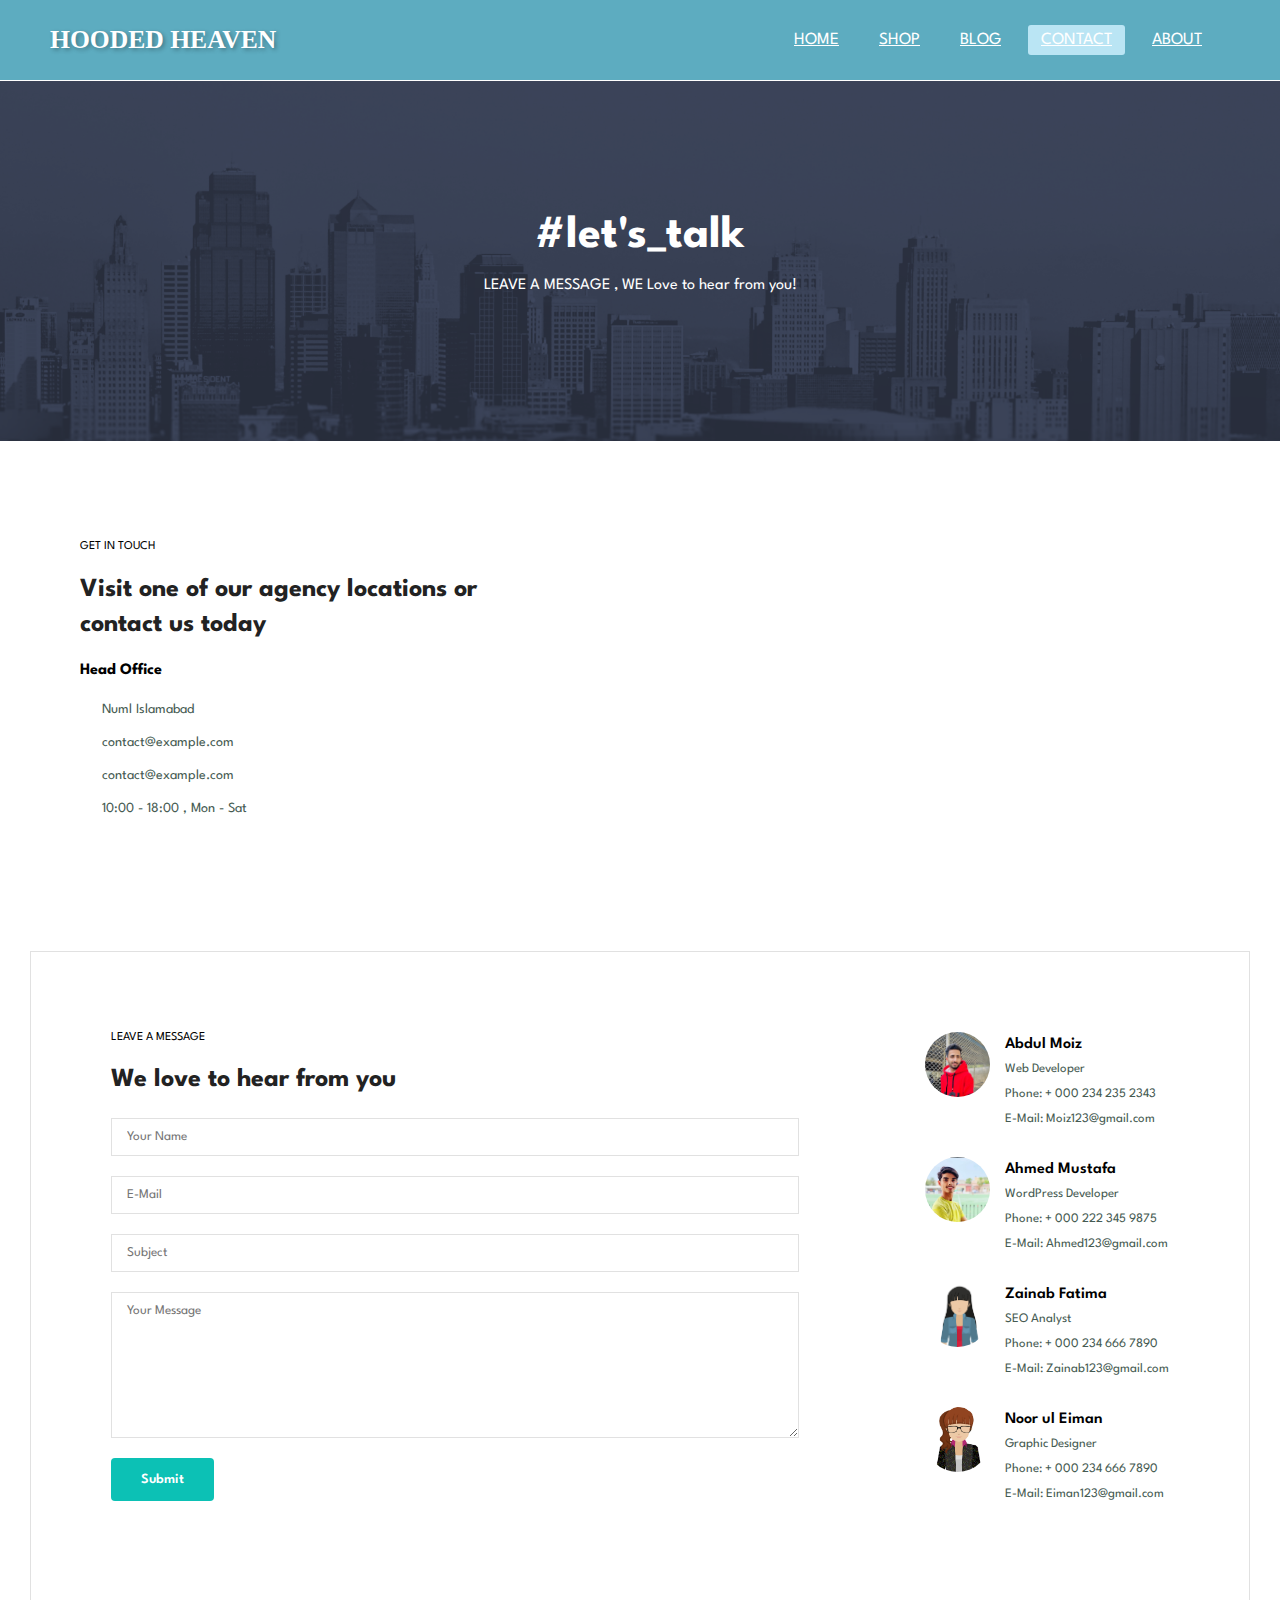
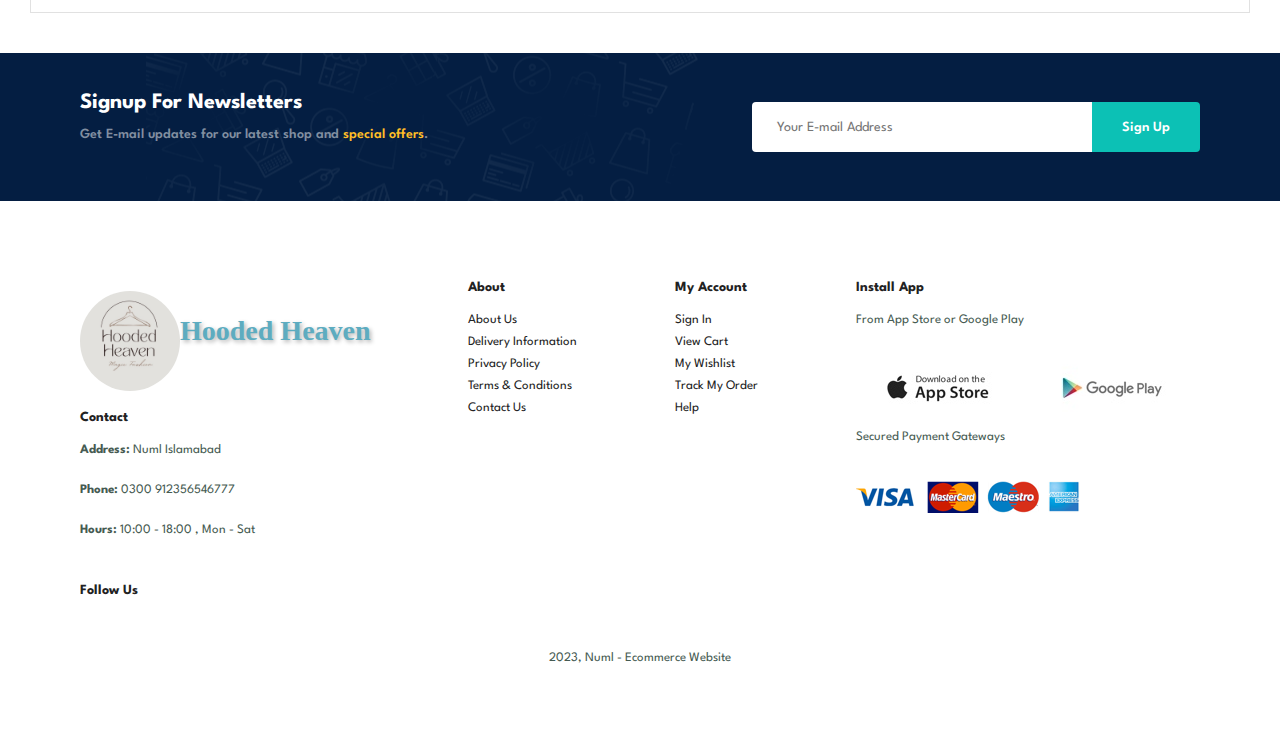
<file: contact.html>
<!DOCTYPE html>
<html lang="en">
<head>
    <meta charset="UTF-8">
    <meta name="keywords" content="men's fashion, women's fashion, street style, athleisure, hooded sweatshirts, fashion trends, urban clothing, cozy apparel, winter fashion, fall outfits, stylish outerwear, seasonal wardrobe, online boutique, hooded jackets, fleece hoodies, designer sweatshirts, activewear, trendy streetwear, casual fashion, fashion essentials, unique hoodies, statement pieces, zip hoodie, pullover hoodie, fashion forward, comfortable clothing, modern style, online shopping, wardrobe staples, fashion enthusiasts, contemporary apparel, clothing store, style seekers, fashion lovers, exclusive designs">
    <meta name="keywords" content="men hoodies, women hoodies, trendy hoodies, cozy sweatshirts, fashion hoodies, casual style, streetwear, comfortable apparel, seasonal outerwear, zip-up hoodies, pullover sweatshirts, hoodie collection, latest trends, online shopping, clothing store, stylish jackets, athleisure, urban fashion, hooded sweaters, designer hoodies, graphic prints, winter fashion, fall essentials, sporty outfits, lounge attire, affordable fashion, fashion-forward, wardrobe staples, premium quality, street style, modern fashion, chic outerwear, unique designs, express yourself, fashion enthusiasts, everyday wear, hip-hop inspired, fashion statements, versatile hoodies, Instagram-worthy styles, fashion bloggers' picks, limited edition, exclusive releases, athleisure fashion, contemporary streetwear, minimalist designs, unisex hoodies, oversized comfort, cozy essentials, high-quality fabrics, hoodies for all seasons">
    <meta name="keywords" content="hoodie fashion, hooded sweatshirts, designer streetwear, cozy apparel, fashion trends, seasonal fashion, stylish outerwear, hoodie fashionista, casual wear, fashion essentials, wardrobe updates, exclusive releases, limited edition hoodies, fashion for him and her, fashion for all seasons, street style fashion, contemporary casuals, premium streetwear, express your style, fashion forward, style seekers, cozy chic, versatile hoodies, fashion inspiration, outfit ideas, Instagram fashion, online hoodies store, trendy loungewear, statement pieces, unique hoodie designs, comfortable street style, men's fashion, women's fashion, lifestyle apparel, hoodie enthusiasts, modern wardrobe, urban clothing, laid-back luxury, fashion on the go, express yourself through fashion, bold and trendy, hoodie lovers community">
    <meta name="hoodie fashion, casual wear, hooded sweatshirts, cozy fashion, street style, modern wardrobe, seasonal fashion, stylish apparel, men's fashion, women's fashion, activewear, contemporary clothing, fashion essentials, fashion-forward, urban style, designer hoodies, fashion statements, premium hoodies, trendy outfits, fashion lifestyle, hoodie enthusiasts, fashion blog favorites, limited edition hoodies, online fashion store, shopping destination, fashion influencers' picks, comfortable streetwear, everyday style, high-quality materials, express your style, versatile fashion, fashion discovery, exclusive releases, unique hoodie designs, must-have hoodies">
    <meta name="hoodie fashion, casual wear, hooded sweatshirts, cozy fashion, street style, modern wardrobe, seasonal fashion, stylish apparel, men's fashion, women's fashion, activewear, contemporary clothing, fashion essentials, fashion-forward, urban style, designer hoodies, fashion statements, premium hoodies, trendy outfits, fashion lifestyle, hoodie enthusiasts, fashion blog favorites, limited edition hoodies, online fashion store, shopping destination, fashion influencers' picks, comfortable streetwear, everyday style, high-quality materials, express your style, versatile fashion, fashion discovery, exclusive releases, unique hoodie designs, must-have hoodies">
    <meta name="viewport" content="width=device-width, initial-scale=1.0">
    <title>Online Hoodie Store:Contact</title>
    <link rel="stylesheet" href="style.css">
    <link rel="stylesheet" href="https://cdnjs.cloudflare.com/ajax/libs/font-awesome/6.4.2/css/all.min.css" integrity="sha512-z3gLpd7yknf1YoNbCzqRKc4qyor8gaKU1qmn+CShxbuBusANI9QpRohGBreCFkKxLhei6S9CQXFEbbKuqLg0DA==" crossorigin="anonymous" referrerpolicy="no-referrer" />
</head>
<body>
    <style>
        .bdr{
            border-radius: 50%;
            object-fit: cover;
            
        }

 

    </style>
    <nav>
        <input type="checkbox" id="check" />
        <label for="check" class="checkbtn">
          <i class="fas fa-bars"></i>
        </label>
        <label id="Homee" class="logo">HOODED HEAVEN </label>

  
        <ul>
          <li><a   href="index.html">Home</a></li>
          <li><a href="shop.html">Shop</a></li>
          <li><a href="blog.html">Blog</a></li>
          <li><a class="active" href="contact.html">Contact</a></li>
          <li><a href="about.html">About</a></li>
          <li ><a href="cart.html"> <span> <i class="fa-solid fa-bag-shopping"></i></span></a></li>
        </ul>
      </nav>
    <section id="page-header" class="about-header">
        
        <h2>#let's_talk</h2>
        <p>LEAVE A MESSAGE , WE Love to hear from you!</p>    
    </section>
    <section id="contact-details" class="section-p1">
        <div class="details">
            <span>GET IN TOUCH</span>
            <h2>Visit one of our agency locations or contact us today</h2>
            <h3>Head Office</h3>
            <div >
                <li> <i class="fa-solid fa-map"></i> <p>Numl Islamabad</p></li>
                <li> <i class="fa-regular fa-envelope"></i> <p>contact@example.com</p></li>
                <li> <i class="fa-solid fa-phone"></i> <p>contact@example.com</p></li>
                <li> <i class="fa-regular fa-clock"></i> <p>10:00 - 18:00 , Mon - Sat</p></li>
                
            </div>
        </div>
        <div class="map">
            <iframe src="https://www.google.com/maps/embed?pb=!1m18!1m12!1m3!1d3320.663346835528!2d73.04767427639763!3d33.66588393803129!2m3!1f0!2f0!3f0!3m2!1i1024!2i768!4f13.1!3m3!1m2!1s0x38df9570806ed9ed%3A0x894fbeb9e70954d4!2sNational%20University%20Of%20Modern%20Languages%20(NUML)!5e0!3m2!1sen!2s!4v1699456361404!5m2!1sen!2s" width="600" height="450" style="border:0;" allowfullscreen="" loading="lazy" referrerpolicy="no-referrer-when-downgrade"></iframe>

        </div>
    </section>
    <section id="form-details">
        <form action="">
            <span>LEAVE A MESSAGE</span>
            <h2>We love to hear from you</h2>
            <input type="text" placeholder="Your Name">
            <input type="text" placeholder="E-Mail">
            <input type="text" placeholder="Subject">
            <textarea name=" " id=" " cols="30" rows="10" placeholder="Your Message "></textarea>
            <button class="normal">Submit</button>

        </form>
        <div class="people">
            <div>
                <img src="img/people/moiz3.jpeg" class="bdr">
                <p><span>Abdul Moiz</span>Web Developer <br> Phone: + 000 234 235 2343 <br> E-Mail: Moiz123@gmail.com</p>
            </div>
            <div>
                <img src="img/people/ahmed2.jpg" class="bdr">
                <p><span>Ahmed Mustafa</span> WordPress Developer <br> Phone: + 000 222 345 9875 <br> E-Mail: Ahmed123@gmail.com</p>
            </div>
            <div>
                <img src="img/people/zainab.jpg" class="bdr">
                <p><span>Zainab Fatima</span> SEO Analyst <br> Phone: + 000 234 666 7890 <br> E-Mail: Zainab123@gmail.com</p>
            </div>

            <div>
                <img src="img/people/noor.jpg" class="bdr">
                <p><span>Noor ul Eiman</span> Graphic Designer <br> Phone: + 000 234 666 7890 <br> E-Mail: Eiman123@gmail.com</p>
            </div>
        </div>
    </section>
    <!-- <div class="cards-container"> 
        <article class="card col-md-3">
            <div class="temporary_text">
                 <img src="img/people/moiz2.jpeg">
            </div>
        <div class="card_content">
            <span class="card_title"><p>This is a Title</p></span>
                <span class="card_subtitle"><p>Thsi is a subtitle of this page. Let us see how it looks on the Web.</p></span>
                <p class="card_description">Lorem ipsum dolor, sit amet  expedita exercitationem recusandae aut dolor tempora aperiam itaque possimus at, cupiditate earum, quae repudiandae aspernatur? Labore minus soluta consequatur placeat.</p>
            <div class="cards-btn">
            <a href="" > <button>Add cart</button></a>
           <a href="" > <button>view</button></a>
           <a href="" > <button>buy</button></a>
            </div>
        </div>
        </article>


    </div>         -->
    <section id="newsletter" class="section-p1 section-m1">
        <div class="newstext">
            <h4>Signup For Newsletters</h4>
            <p> Get E-mail updates for our latest shop and <span>special offers</span>.</p>
            
        </div>
        <div class="form">
            <input type="text " placeholder=" Your E-mail Address">
            <button class="normal">Sign Up</button>
        </div>
       </section>
   <footer class="section-p1">
    <div class="col">
        <div id="logoo"> 
            <a href="#"  class="logo3"><img src="img/products/hoodies online shopping.jpg" alt="" ></a>
            <h1 class="logo" id="logoo" >Hooded Heaven</h1>
        </div>
        <h4>Contact</h4>
        <p><strong>Address:</strong> Numl Islamabad</p>
        <p><strong>Phone:</strong> 0300 912356546777</p>
        <p><strong>Hours:</strong> 10:00 - 18:00 , Mon - Sat</p>
        <div class="follow">
            <h4>Follow Us</h4>
            <div class="icon">
                <i class="fa-brands fa-facebook"></i>
                <i class="fa-brands fa-twitter"></i>
                <i class="fa-brands fa-instagram"></i>
                <i class="fa-brands fa-pinterest-p"></i>
                <i class="fa-brands fa-youtube"></i>
            </div>
        </div>
    </div>
    <div class="col">
        <h4> About </h4>
        <a href="#">About Us</a>
        <a href="#">Delivery Information</a>
        <a href="#">Privacy Policy</a>
        <a href="#">Terms & Conditions</a>
        <a href="#">Contact Us</a>
    
    </div>
    <div class="col">
        <h4> My Account </h4>
        <a href="#">Sign In</a>
        <a href="#">View Cart</a>
        <a href="#">My Wishlist</a>
        <a href="#">Track My Order</a>
        <a href="#">Help</a>
    
    </div>
   <div class="col install">
    <h4>Install App</h4>
    <p>From App Store or Google Play</p>
    <div clas="row">
        <img src="img/pay/essentials hoodie.jpg" alt="">
        <img src="img/pay/custom hoodies.jpg" alt="">   
    </div>
    <p>Secured Payment Gateways</p>
    <img src="img/pay/hoodies for men.png" alt="">
   </div>
   <div class="copyright">
    <p><i class="fa-regular fa-copyright" style="color: #9da0a4;"></i> 2023, Numl - Ecommerce Website</p>
   </div>
   </footer>
    <script src="script.js"></script>
</body>
</html>
</file>
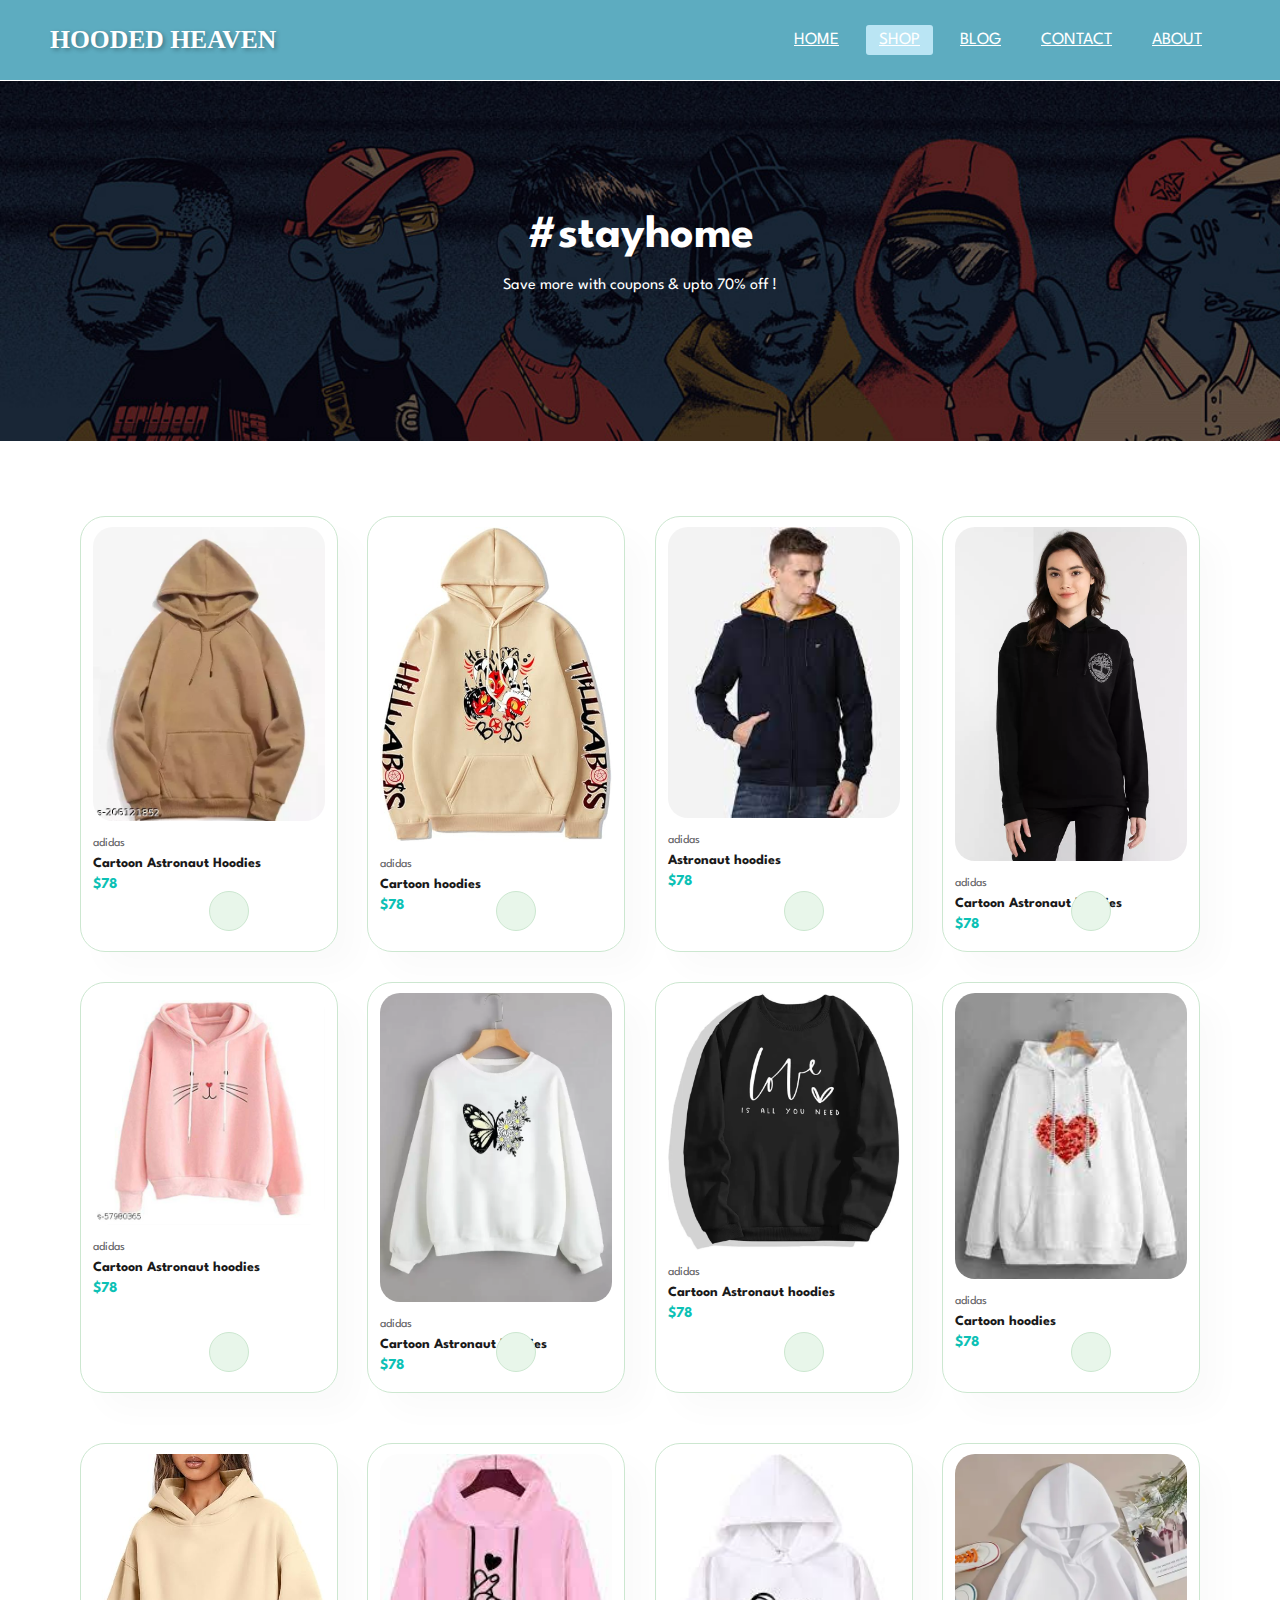
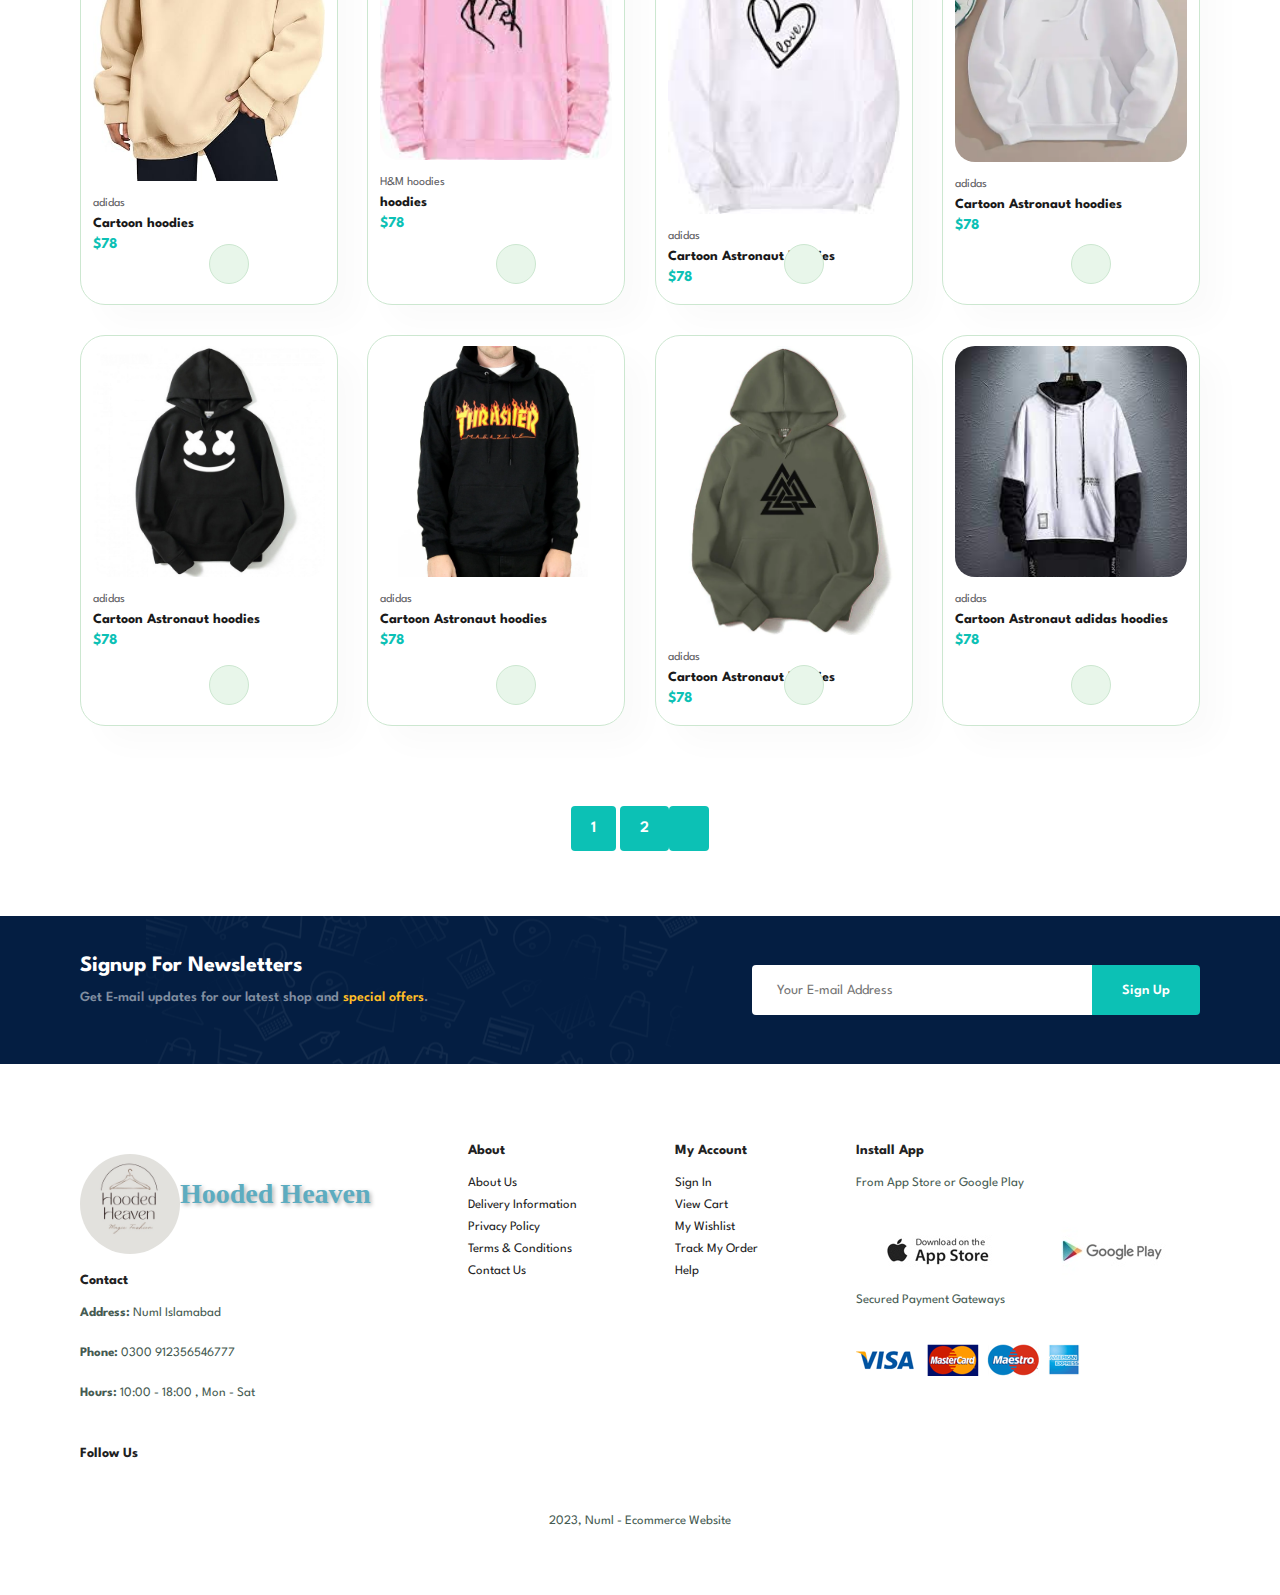
<file: shop.html>
<!DOCTYPE html>
<html lang="en">
<head>
    <meta charset="UTF-8">
    <meta name="description" content="Explore a diverse collection of men and women hoodies that blend style and comfort. Find trendy and cozy hoodies for every occasion.">
    <meta name="keywords" content="hoodie fashion, hooded sweatshirts, designer streetwear, cozy apparel, fashion trends, seasonal fashion, stylish outerwear, hoodie fashionista, casual wear, fashion essentials, wardrobe updates, exclusive releases, limited edition hoodies, fashion for him and her, fashion for all seasons, street style fashion, contemporary casuals, premium streetwear, express your style, fashion forward, style seekers, cozy chic, versatile hoodies, fashion inspiration, outfit ideas, Instagram fashion, online hoodies store, trendy loungewear, statement pieces, unique hoodie designs, comfortable street style, men's fashion, women's fashion, lifestyle apparel, hoodie enthusiasts, modern wardrobe, urban clothing, laid-back luxury, fashion on the go, express yourself through fashion, bold and trendy, hoodie lovers community">
    <meta name="hoodie fashion, casual wear, hooded sweatshirts, cozy fashion, street style, modern wardrobe, seasonal fashion, stylish apparel, men's fashion, women's fashion, activewear, contemporary clothing, fashion essentials, fashion-forward, urban style, designer hoodies, fashion statements, premium hoodies, trendy outfits, fashion lifestyle, hoodie enthusiasts, fashion blog favorites, limited edition hoodies, online fashion store, shopping destination, fashion influencers' picks, comfortable streetwear, everyday style, high-quality materials, express your style, versatile fashion, fashion discovery, exclusive releases, unique hoodie designs, must-have hoodies">
    
    <meta name="keywords" content="men hoodies, women hoodies, trendy hoodies, cozy sweatshirts, fashion hoodies, casual style, streetwear, comfortable apparel, seasonal outerwear, zip-up hoodies, pullover sweatshirts, hoodie collection, latest trends, online shopping, clothing store">
    <meta name="viewport" content="width=device-width, initial-scale=1.0 , custom hoodies , hoodie online store , buy hoodies ,online hoodie">
    <title>Online Hoodie Store:Shop</title>
    <link rel="stylesheet" href="style.css">
    <link rel="stylesheet" href="https://cdnjs.cloudflare.com/ajax/libs/font-awesome/6.4.2/css/all.min.css" integrity="sha512-z3gLpd7yknf1YoNbCzqRKc4qyor8gaKU1qmn+CShxbuBusANI9QpRohGBreCFkKxLhei6S9CQXFEbbKuqLg0DA==" crossorigin="anonymous" referrerpolicy="no-referrer" />
</head>
<body>
 
     

    <nav>
        <input type="checkbox" id="check" />
        <label for="check" class="checkbtn">
          <i class="fas fa-bars"></i>
        </label>
        <label id="Homee" class="logo">HOODED HEAVEN </label>

  
        <ul>
          <li><a   href="index.html">Home</a></li>
          <li><a class="active" href="shop.html">Shop</a></li>
          <li><a href="blog.html">Blog</a></li>
          <li><a href="contact.html">Contact</a></li>
          <li><a href="about.html">About</a></li>
          <li ><a href="cart.html"> <span> <i class="fa-solid fa-bag-shopping"></i></span></a></li>
        </ul>
      </nav>
    <section id="page-header">
        
        <h2>#stayhome</h2>
        <p>Save more with coupons & upto 70% off !</p>
       
    </section>
    <section id="product1" class="section-p1">
        
         <div class="pro-container" >
            <div class="pro" onclick="window.location.href='sproduct.html';" >
                <img src="img/products/oversized hoodie.jpg" alt="custom hoodies">
                <div class="des">
                    <span>adidas</span>
                    <h5>Cartoon Astronaut Hoodies</h5>
                    <div class="star">
                        <i class="fas fa-star"></i>
                        <i class="fas fa-star"></i>
                        <i class="fas fa-star"></i>
                        <i class="fas fa-star"></i>
                        <i class="fas fa-star"></i>
                    </div>
                    <h4>$78</h4>
                </div>
                <a href="#" class="cart"><i class="fa fa-cart-shopping " ></i></a>
            </div>
            
                <div class="pro" onclick="window.location.href='sproductt.html';" >
                <img src="img/products/hollister hoodies.jpg" alt="">
                <div class="des">
                    <span>adidas</span>
                    <h5>Cartoon hoodies</h5>
                    <div class="star">
                        <i class="fas fa-star"></i>
                        <i class="fas fa-star"></i>
                        <i class="fas fa-star"></i>
                        <i class="fas fa-star"></i>
                        <i class="fas fa-star"></i>
                    </div>
                    <h4>$78</h4>
                </div>
                <a href="#" class="cart"><i class="fa fa-cart-shopping " ></i></a>
            </div>
       
            <div class="pro" onclick="window.location.href='sproducttt.html';">
                <img src="img/products/mens big and tall hoodies.jpg" alt="">
                <div class="des">
                    <span>adidas</span>
                    <h5> Astronaut hoodies</h5>
                    <div class="star">
                        <i class="fas fa-star"></i>
                        <i class="fas fa-star"></i>
                        <i class="fas fa-star"></i>
                        <i class="fas fa-star"></i>
                        <i class="fas fa-star"></i>
                    </div>
                    <h4>$78</h4>
                </div>
                <a href="#"class="cart"><i class="fa fa-cart-shopping " ></i></a>
            </div>
            <div class="pro"  onclick="window.location.href='ssproduct.html';">
                <img src="img/products/aeropostale hoodies.jpg" alt="">
                <div class="des">
                    <span>adidas</span>
                    <h5>Cartoon Astronaut hoodies</h5>
                    <div class="star">
                        <i class="fas fa-star"></i>
                        <i class="fas fa-star"></i>
                        <i class="fas fa-star"></i>
                        <i class="fas fa-star"></i>
                        <i class="fas fa-star"></i>
                    </div>
                    <h4>$78</h4>
                </div>
                <a href="#" class="cart"><i class="fa fa-cart-shopping " ></i></a>
            </div>
            <div class="pro"  onclick="window.location.href='sssproduct.html';">
                <img src="img/products/buy hoodies.jpg" alt="">
                <div class="des">
                    <span>adidas</span>
                    <h5>Cartoon Astronaut hoodies</h5>
                    <div class="star">
                        <i class="fas fa-star"></i>
                        <i class="fas fa-star"></i>
                        <i class="fas fa-star"></i>
                        <i class="fas fa-star"></i>
                        <i class="fas fa-star"></i>
                    </div>
                    <h4>$78</h4>
                </div>
                <a href="#" class="cart"><i class="fa fa-cart-shopping " ></i></a>
            </div>
            <div class="pro"  onclick="window.location.href='sproduct5.html';">
                <img src="img/products/hollister mens hoodies.jpg" alt="">
                <div class="des">
                    <span>adidas</span>
                    <h5>Cartoon Astronaut hoodies</h5>
                    <div class="star">
                        <i class="fas fa-star"></i>
                        <i class="fas fa-star"></i>
                        <i class="fas fa-star"></i>
                        <i class="fas fa-star"></i>
                        <i class="fas fa-star"></i>
                    </div>
                    <h4>$78</h4>
                </div>
                <a href="#" class="cart"><i class="fa fa-cart-shopping " ></i></a>
            </div>
            <div class="pro" onclick="window.location.href='sproduct6.html';">
                <img src="img/products/shein hoodies for ladies.jpg" alt="">
                <div class="des">
                    <span>adidas</span>
                    <h5>Cartoon Astronaut hoodies</h5>
                    <div class="star">
                        <i class="fas fa-star"></i>
                        <i class="fas fa-star"></i>
                        <i class="fas fa-star"></i>
                        <i class="fas fa-star"></i>
                        <i class="fas fa-star"></i>
                    </div>
                    <h4>$78</h4>
                </div>
                <a href="#"class="cart"><i class="fa fa-cart-shopping " ></i></a>
            </div>
            <div class="pro">
                <img src="img/products/mens zip up hoodies.jpg" alt="">
                <div class="des">
                    <span>adidas</span>
                    <h5>Cartoon hoodies</h5>
                    <div class="star">
                        <i class="fas fa-star"></i>
                        <i class="fas fa-star"></i>
                        <i class="fas fa-star"></i>
                        <i class="fas fa-star"></i>
                        <i class="fas fa-star"></i>
                    </div>
                    <h4>$78</h4>
                </div>
                <a href="#" class="cart"><i class="fa fa-cart-shopping " ></i></a>
            </div>
        <div class="pro-container">
           <div class="pro">
               <img src="img/products/big and tall pullover hoodies.jpg" alt="">
               <div class="des">
                   <span>adidas</span>
                   <h5>Cartoon hoodies</h5>
                   <div class="star">
                       <i class="fas fa-star"></i>
                       <i class="fas fa-star"></i>
                       <i class="fas fa-star"></i>
                       <i class="fas fa-star"></i>
                       <i class="fas fa-star"></i>
                   </div>
                   <h4>$78</h4>
               </div>
               <a href="#" class="cart"><i class="fa fa-cart-shopping " ></i></a>
           </div>
           <div class="pro">
               <img src="img/products/thrasher hoodie.jpg" alt="">
               <div class="des">
                   <span>H&M hoodies</span>
                   <h5>hoodies </h5>
                   <div class="star">
                       <i class="fas fa-star"></i>
                       <i class="fas fa-star"></i>
                       <i class="fas fa-star"></i>
                       <i class="fas fa-star"></i>
                       <i class="fas fa-star"></i>
                   </div>
                   <h4>$78</h4>
               </div>
               <a href="#" class="cart"><i class="fa fa-cart-shopping" ></i></a>
           </div>

           <div class="pro">
               <img src="img/products/black hoodie mens.jpg" alt="">
               <div class="des">
                   <span>adidas</span>
                   <h5>Cartoon Astronaut hoodies</h5>
                   <div class="star">
                       <i class="fas fa-star"></i>
                       <i class="fas fa-star"></i>
                       <i class="fas fa-star"></i>
                       <i class="fas fa-star"></i>
                       <i class="fas fa-star"></i>
                   </div>
                   <h4>$78</h4>
               </div>
               <a href="#" class="cart"><i class="fa fa-cart-shopping " ></i></a>
           </div>
           <div class="pro">
               <img src="img/products/guess hoodies.jpg" alt="">
               <div class="des">
                   <span>adidas</span>
                   <h5>Cartoon Astronaut hoodies</h5>
                   <div class="star">
                       <i class="fas fa-star"></i>
                       <i class="fas fa-star"></i>
                       <i class="fas fa-star"></i>
                       <i class="fas fa-star"></i>
                       <i class="fas fa-star"></i>
                   </div>
                   <h4>$78</h4>
               </div>
               <a href="#" class="cart"><i class="fa fa-cart-shopping " ></i></a>
           </div>
           <div class="pro">
               <img src="img/products/big & tall hoodies.jpg" alt="">
               <div class="des">
                   <span>adidas</span>
                   <h5>Cartoon Astronaut hoodies</h5>
                   <div class="star">
                       <i class="fas fa-star"></i>
                       <i class="fas fa-star"></i>
                       <i class="fas fa-star"></i>
                       <i class="fas fa-star"></i>
                       <i class="fas fa-star"></i>
                   </div>
                   <h4>$78</h4>
               </div>
               <a href="#" class="cart"><i class="fa fa-cart-shopping " ></i></a>
           </div>
           <div class="pro">
               <img src="img/products/buy mens hoodies.jpg" alt="">
               <div class="des">
                   <span>adidas</span>
                   <h5>Cartoon Astronaut hoodies</h5>
                   <div class="star">
                       <i class="fas fa-star"></i>
                       <i class="fas fa-star"></i>
                       <i class="fas fa-star"></i>
                       <i class="fas fa-star"></i>
                       <i class="fas fa-star"></i>
                   </div>
                   <h4>$78</h4>
               </div>
               <a href="#" class="cart"><i class="fa fa-cart-shopping" ></i></a>
           </div>
           <div class="pro">
               <img src="img/products/shein women's hoodies.jpg" alt="">
               <div class="des">
                   <span>adidas</span>
                   <h5>Cartoon Astronaut hoodies</h5>
                   <div class="star">
                       <i class="fas fa-star"></i>
                       <i class="fas fa-star"></i>
                       <i class="fas fa-star"></i>
                       <i class="fas fa-star"></i>
                       <i class="fas fa-star"></i>
                   </div>
                   <h4>$78</h4>
               </div>
               <a href="#" class="cart"><i class="fa fa-cart-shopping" ></i></a>
           </div>
           <div class="pro">
               <img src="img/products/shein ladies hoodies.jpg" alt="">
               <div class="des">
                   <span>adidas</span>
                   <h5>Cartoon Astronaut adidas hoodies</h5>
                   <div class="star">
                       <i class="fas fa-star"></i>
                       <i class="fas fa-star"></i>
                       <i class="fas fa-star"></i>
                       <i class="fas fa-star"></i>
                       <i class="fas fa-star"></i>
                   </div>
                   <h4>$78</h4>
               </div>
               <a href="#" class="cart"><i class="fa fa-cart-shopping " ></i></a>
           </div>
        </div>
   </section>
   <section id="pagination" class="section-p1">
    <a href="#">1</a>
    <a href="#">2</a>
    <a href="#"><i class="fa-solid fa-arrow-right"></i></a>
   </section>
   <section id="newsletter" class="section-p1 section-m1">
    <div class="newstext">
        <h4>Signup For Newsletters</h4>
        <p> Get E-mail updates for our latest shop and <span>special offers</span>.</p>
        
    </div>
    <div class="form">
        <input type="text " placeholder=" Your E-mail Address">
        <button class="normal">Sign Up</button>
    </div>
   </section>
   <footer class="section-p1">
    <div class="col">
        <div id="logoo"> 
            <a href="#"  class="logo3"><img src="img/products/hoodies online shopping.jpg" alt="" ></a>
            <h1 class="logo" id="logoo" >Hooded Heaven</h1>
        </div>
        <h4>Contact</h4>
        <p><strong>Address:</strong> Numl Islamabad</p>
        <p><strong>Phone:</strong> 0300 912356546777</p>
        <p><strong>Hours:</strong> 10:00 - 18:00 , Mon - Sat</p>
        <div class="follow">
            <h4>Follow Us</h4>
            <div class="icon">
                <i class="fa-brands fa-facebook"></i>
                <i class="fa-brands fa-twitter"></i>
                <i class="fa-brands fa-instagram"></i>
                <i class="fa-brands fa-pinterest-p"></i>
                <i class="fa-brands fa-youtube"></i>
            </div>
        </div>
    </div>
    <div class="col">
        <h4> About </h4>
        <a href="#">About Us</a>
        <a href="#">Delivery Information</a>
        <a href="#">Privacy Policy</a>
        <a href="#">Terms & Conditions</a>
        <a href="#">Contact Us</a>
    
    </div>
    <div class="col">
        <h4> My Account </h4>
        <a href="#">Sign In</a>
        <a href="#">View Cart</a>
        <a href="#">My Wishlist</a>
        <a href="#">Track My Order</a>
        <a href="#">Help</a>
    
    </div>
   <div class="col install">
    <h4>Install App</h4>
    <p>From App Store or Google Play</p>
    <div clas="row">
        <img src="img/pay/essentials hoodie.jpg" alt="">
        <img src="img/pay/custom hoodies.jpg" alt="">   
    </div>
    <p>Secured Payment Gateways</p>
    <img src="img/pay/hoodies for men.png" alt="">
   </div>
   <div class="copyright">
    <p><i class="fa-regular fa-copyright" style="color: #9da0a4;"></i> 2023, Numl - Ecommerce Website</p>
   </div>
   </footer>
    <script src="script.js"></script>
</body>
</html>
</file>
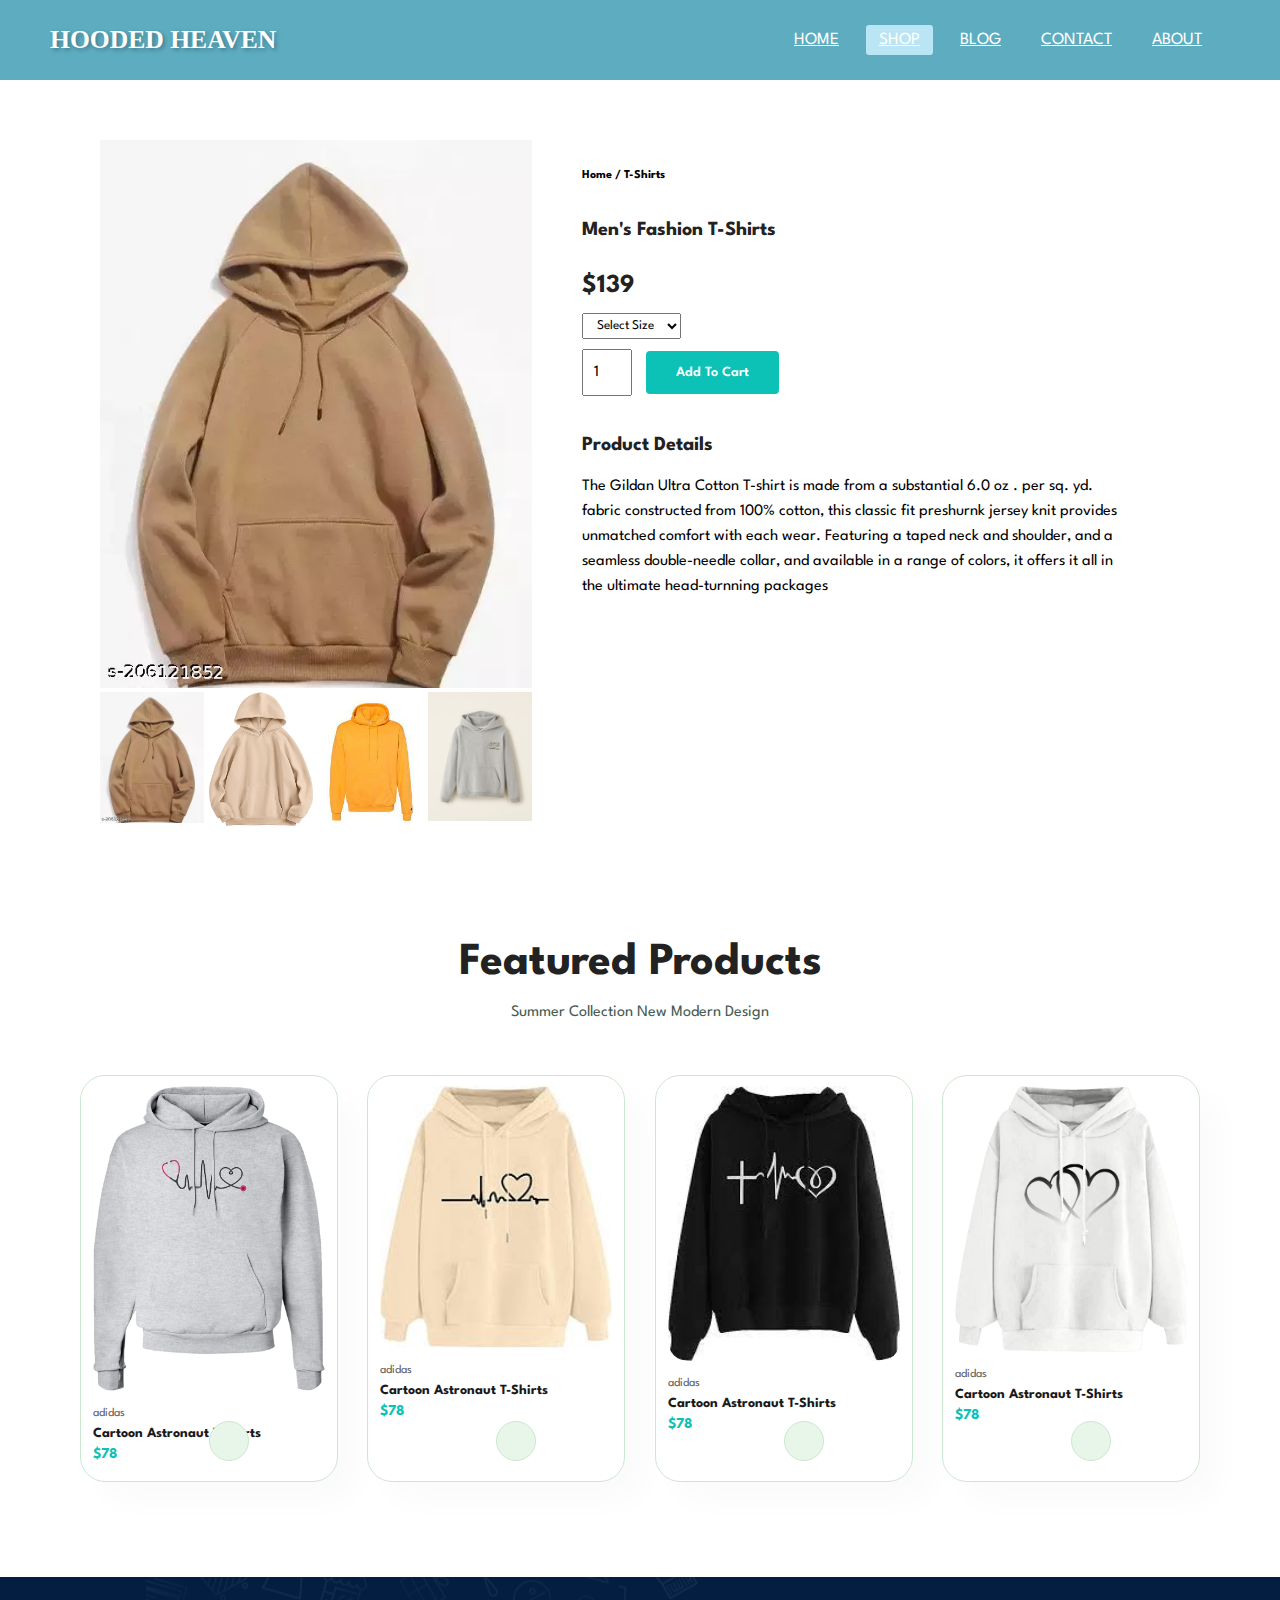
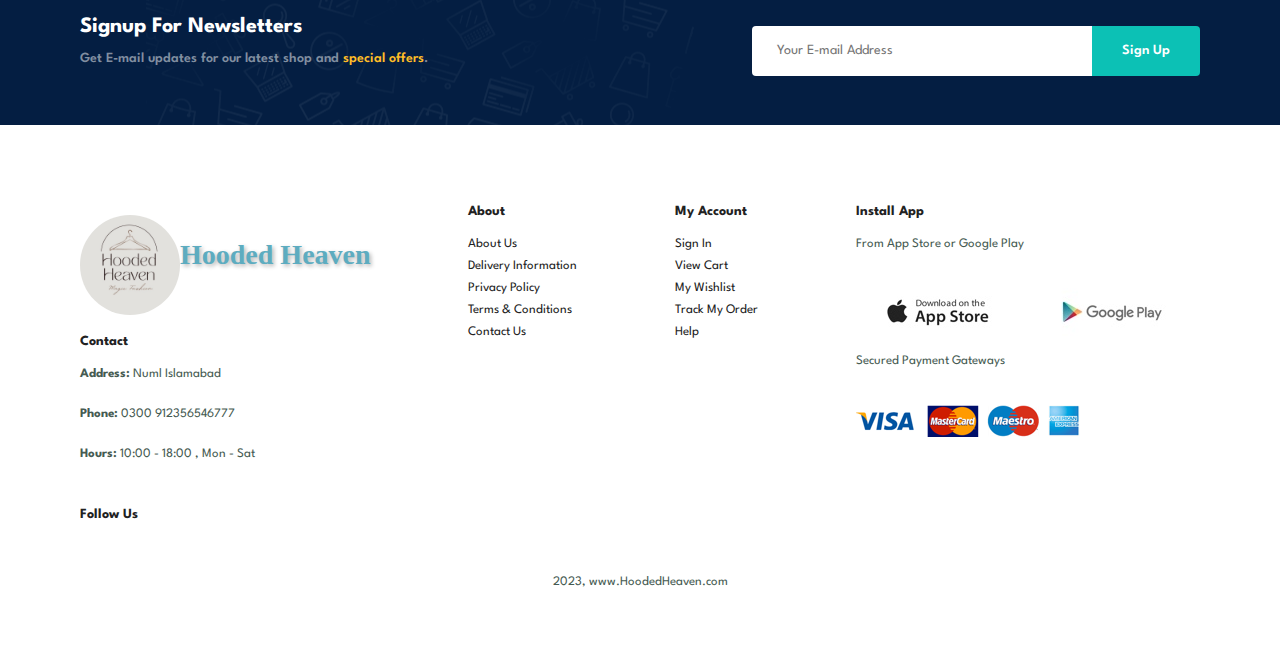
<file: sproduct.html>
<!DOCTYPE html>
<html lang="en">
<head>
    <meta charset="UTF-8">
    <meta name="viewport" content="width=device-width, initial-scale=1.0">
    <meta name="keywords" content="men's fashion, women's fashion, hooded sweatshirts, pullover hoodies, hooded jackets, fashion trends, street style, urban clothing, seasonal fashion, athleisure, casual wear, sporty fashion, trendy apparel, cozy fashion, hoodie fashion, online clothing store, affordable hoodies, fashion-forward, stylish outerwear, fashion essentials, wardrobe staples, comfort wear, zip hoodie, fashion accessories, graphic hoodies, oversized hoodies, activewear, winter fashion, fall wardrobe, spring attire, summer casual, fashion statement, modern style, everyday fashion, designer hoodies, exclusive collections, premium quality, versatile clothing, unique designs, online shopping, latest arrivals, men and women clothing, contemporary fashion, fashion enthusiasts, fashion bloggers, style inspiration, outfit ideas, fashion deals, discount hoodies, limited edition, must-have fashion, trendsetting styles, fashion lifestyle, express yourself, seasonal discounts, new arrivals, fashion updates">
    <meta name="keywords" content="hoodie fashion, hooded sweatshirts, designer streetwear, cozy apparel, fashion trends, seasonal fashion, stylish outerwear, hoodie fashionista, casual wear, fashion essentials, wardrobe updates, exclusive releases, limited edition hoodies, fashion for him and her, fashion for all seasons, street style fashion, contemporary casuals, premium streetwear, express your style, fashion forward, style seekers, cozy chic, versatile hoodies, fashion inspiration, outfit ideas, Instagram fashion, online hoodies store, trendy loungewear, statement pieces, unique hoodie designs, comfortable street style, men's fashion, women's fashion, lifestyle apparel, hoodie enthusiasts, modern wardrobe, urban clothing, laid-back luxury, fashion on the go, express yourself through fashion, bold and trendy, hoodie lovers community">
    <meta name="hoodie fashion, casual wear, hooded sweatshirts, cozy fashion, street style, modern wardrobe, seasonal fashion, stylish apparel, men's fashion, women's fashion, activewear, contemporary clothing, fashion essentials, fashion-forward, urban style, designer hoodies, fashion statements, premium hoodies, trendy outfits, fashion lifestyle, hoodie enthusiasts, fashion blog favorites, limited edition hoodies, online fashion store, shopping destination, fashion influencers' picks, comfortable streetwear, everyday style, high-quality materials, express your style, versatile fashion, fashion discovery, exclusive releases, unique hoodie designs, must-have hoodies">
    <title>Online Hoodie Store</title>
    <link rel="stylesheet" href="style.css">
    <link rel="stylesheet" href="https://cdnjs.cloudflare.com/ajax/libs/font-awesome/6.4.2/css/all.min.css" integrity="sha512-z3gLpd7yknf1YoNbCzqRKc4qyor8gaKU1qmn+CShxbuBusANI9QpRohGBreCFkKxLhei6S9CQXFEbbKuqLg0DA==" crossorigin="anonymous" referrerpolicy="no-referrer" />
</head>
<body>
    

    <nav>
        <input type="checkbox" id="check" />
        <label for="check" class="checkbtn">
          <i class="fas fa-bars"></i>
        </label>
        <label id="Homee" class="logo">HOODED HEAVEN </label>

  
        <ul>
          <li><a   href="index.html">Home</a></li>
          <li><a class="active" href="shop.html">Shop</a></li>
          <li><a href="blog.html">Blog</a></li>
          <li><a href="contact.html">Contact</a></li>
          <li><a href="about.html">About</a></li>
          <li ><a href="cart.html"> <span> <i class="fa-solid fa-bag-shopping"></i></span></a></li>
        </ul>
      </nav>
    <section id="prodetails" class="section-p1">
        <div class="single-pro-image">
            <img src="img/products/oversized hoodie.jpg"  width="100%" id="MainImg" alt="">
            <div class="small-img-group">
                <div class="small-img-col">
                    <img src="img/products/oversized hoodie.jpg" width="100%" class="small-img" alt="">
                </div>
                <div class="small-img-col">
                    <img src="img/products/black hoodie.jpg" width="100%" class="small-img" alt="">
                </div>
                <div class="small-img-col">
                    <img src="img/products/zip hoodie.jpg" width="100%" class="small-img" alt="">
                </div>
                <div class="small-img-col">
                    <img src="img/products/polo hoodie.jpg" width="100%" class="small-img" alt="">
                </div>
            </div>

        </div>
        <div class="single-pro-details">
            <h6>Home / T-Shirts</h6>
            <h4>Men's Fashion T-Shirts</h4>
            <h2>$139</h2>
            <select>
                <option>Select Size</option>
                <option>XL</option>
                <option>XXL</option>
                <option>Small</option>
                <option>Medium</option>
                <option>Large</option>
            </select>
            <input type="number" value="1">
            <button class="normal">Add To Cart</button>
            <h4>Product Details</h4>
            <span>The Gildan Ultra Cotton T-shirt is made from a substantial 6.0 oz . per 
                sq. yd. fabric constructed from 100% cotton, this classic fit preshurnk jersey
            knit provides unmatched comfort with each wear. Featuring a taped neck and 
        shoulder, and a seamless double-needle collar, and available in a range of 
    colors, it offers it all in the ultimate head-turnning packages</span>
        </div>
    </section>
    <section id="product1" class="section-p1">
        <h2>Featured Products</h2>
        <p>Summer Collection New Modern Design</p>
        <div class="pro-container">
           <div class="pro">
               <img src="img/products/gildan hoodies.jpg" alt="">
               <div class="des">
                   <span>adidas</span>
                   <h5>Cartoon Astronaut T-Shirts</h5>
                   <div class="star">
                       <i class="fas fa-star"></i>
                       <i class="fas fa-star"></i>
                       <i class="fas fa-star"></i>
                       <i class="fas fa-star"></i>
                       <i class="fas fa-star"></i>
                   </div>
                   <h4>$78</h4>
               </div>
               <a href="#" class="cart"><i class="fa fa-cart-shopping " ></i></a>
           </div>
           <div class="pro">
               <img src="img/products/full zip hoodie.jpg" alt="">
               <div class="des">
                   <span>adidas</span>
                   <h5>Cartoon Astronaut T-Shirts</h5>
                   <div class="star">
                       <i class="fas fa-star"></i>
                       <i class="fas fa-star"></i>
                       <i class="fas fa-star"></i>
                       <i class="fas fa-star"></i>
                       <i class="fas fa-star"></i>
                   </div>
                   <h4>$78</h4>
               </div>
               <a href="#" class="cart"><i class="fa fa-cart-shopping" ></i></a>
           </div>

           <div class="pro">
               <img src="img/products/best hoodies for men.jpg" alt="">
               <div class="des">
                   <span>adidas</span>
                   <h5>Cartoon Astronaut T-Shirts</h5>
                   <div class="star">
                       <i class="fas fa-star"></i>
                       <i class="fas fa-star"></i>
                       <i class="fas fa-star"></i>
                       <i class="fas fa-star"></i>
                       <i class="fas fa-star"></i>
                   </div>
                   <h4>$78</h4>
               </div>
               <a href="#" class="cart"><i class="fa fa-cart-shopping " ></i></a>
           </div>
           <div class="pro">
               <img src="img/products/sleeveless hoodie.jpg" alt="">
               <div class="des">
                   <span>adidas</span>
                   <h5>Cartoon Astronaut T-Shirts</h5>
                   <div class="star">
                       <i class="fas fa-star"></i>
                       <i class="fas fa-star"></i>
                       <i class="fas fa-star"></i>
                       <i class="fas fa-star"></i>
                       <i class="fas fa-star"></i>
                   </div>
                   <h4>$78</h4>
               </div>
               <a href="#" class="cart"><i class="fa fa-cart-shopping " ></i></a>
           </div>
           
        </div>
   </section>
   <section id="newsletter" class="section-p1 section-m1">
    <div class="newstext">
        <h4>Signup For Newsletters</h4>
        <p> Get E-mail updates for our latest shop and <span>special offers</span>.</p>
        
    </div>
    <div class="form">
        <input type="text " placeholder=" Your E-mail Address">
        <button class="normal">Sign Up</button>
    </div>
   </section>
   <footer class="section-p1">
    <div class="col">
        <div id="logoo"> 
            <a href="#"  class="logo3"><img src="img/products/hoodies online shopping.jpg" alt="" ></a>
            <h1 class="logo" id="logoo" >Hooded Heaven</h1>
        </div>
        <h4>Contact</h4>
        <p><strong>Address:</strong> Numl Islamabad</p>
        <p><strong>Phone:</strong> 0300 912356546777</p>
        <p><strong>Hours:</strong> 10:00 - 18:00 , Mon - Sat</p>
        <div class="follow">
            <h4>Follow Us</h4>
            <div class="icon">
                <i class="fa-brands fa-facebook"></i>
                <i class="fa-brands fa-twitter"></i>
                <i class="fa-brands fa-instagram"></i>
                <i class="fa-brands fa-pinterest-p"></i>
                <i class="fa-brands fa-youtube"></i>
            </div>
        </div>
    </div>
    <div class="col">
        <h4> About </h4>
        <a href="#">About Us</a>
        <a href="#">Delivery Information</a>
        <a href="#">Privacy Policy</a>
        <a href="#">Terms & Conditions</a>
        <a href="#">Contact Us</a>
    
    </div>
    <div class="col">
        <h4> My Account </h4>
        <a href="#">Sign In</a>
        <a href="#">View Cart</a>
        <a href="#">My Wishlist</a>
        <a href="#">Track My Order</a>
        <a href="#">Help</a>
    
    </div>
   <div class="col install">
    <h4>Install App</h4>
    <p>From App Store or Google Play</p>
    <div clas="row">
        <img src="img/pay/essentials hoodie.jpg" alt="">
        <img src="img/pay/custom hoodies.jpg" alt="">   
    </div>
    <p>Secured Payment Gateways</p>
    <img src="img/pay/hoodies for men.png" alt="">
   </div>
   <div class="copyright">
    <p><i class="fa-regular fa-copyright" style="color: #9da0a4;"></i> 2023, www.HoodedHeaven.com</p>
   </div>
   </footer>
   <script>
    var MainImg = document.getElementById("MainImg");
    var smallimg =document.getElementsByClassName("small-img");
    smallimg[0].onclick = function(){
        MainImg.src = smallimg[0].src;
    }
    smallimg[1].onclick = function(){
        MainImg.src = smallimg[1].src;
    }
    smallimg[2].onclick = function(){
        MainImg.src = smallimg[2].src;
    }
    smallimg[3].onclick = function(){
        MainImg.src = smallimg[3].src;
    }
   </script>
    <script src="script.js"></script>
</body>
</html>
</file>
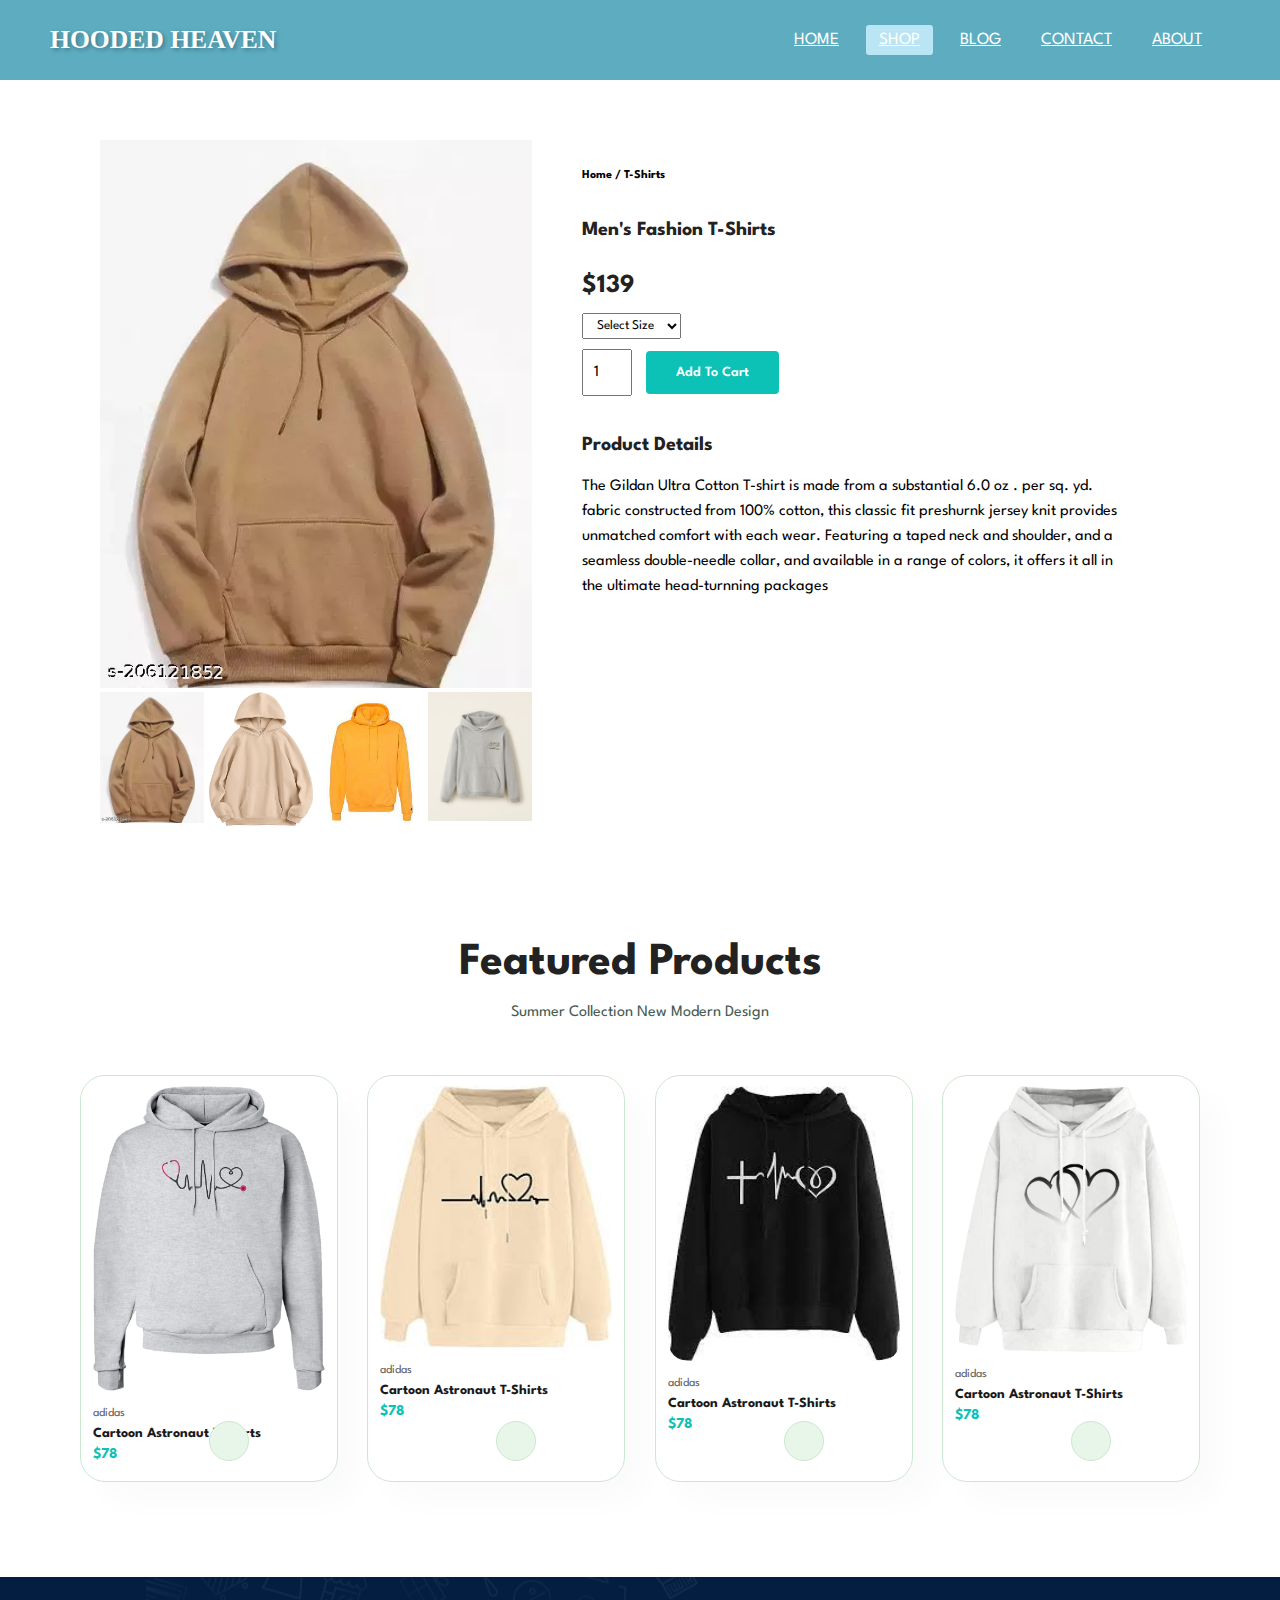
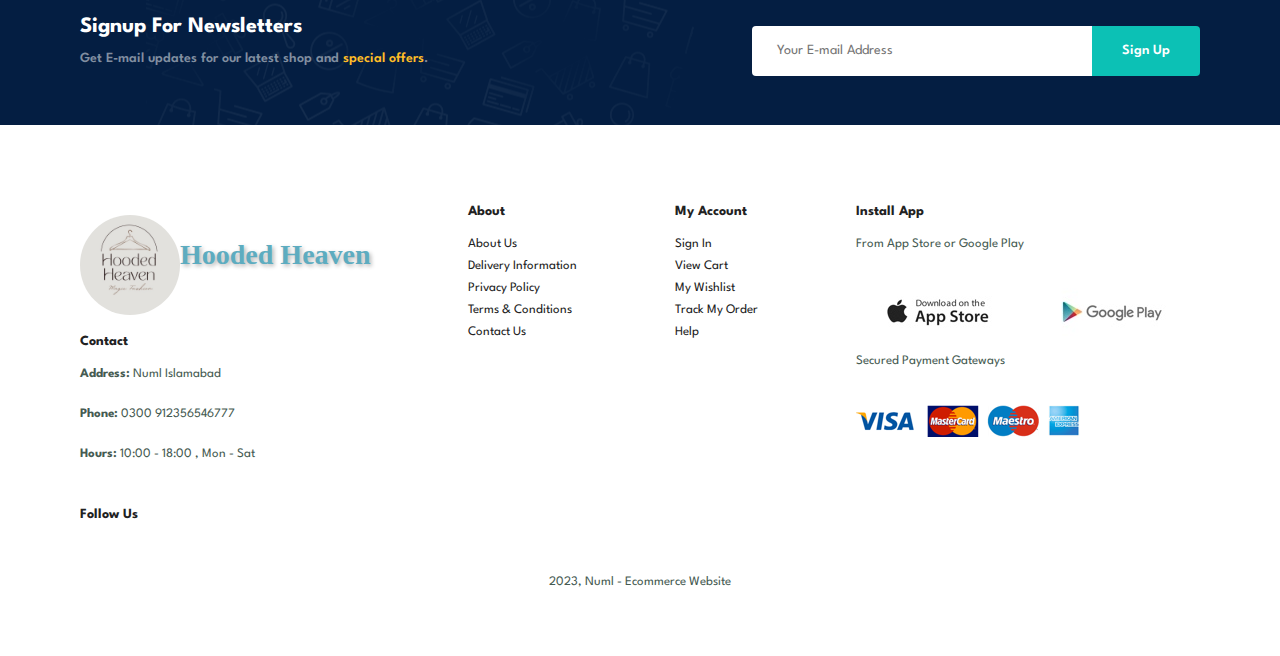
<file: sproduct5.html>
<!DOCTYPE html>
<html lang="en">
<head>
    <meta charset="UTF-8">
    <meta name="viewport" content="width=device-width, initial-scale=1.0">
    <title> Online HOodie Store</title>
    <link rel="stylesheet" href="style.css">
    <link rel="stylesheet" href="https://cdnjs.cloudflare.com/ajax/libs/font-awesome/6.4.2/css/all.min.css" integrity="sha512-z3gLpd7yknf1YoNbCzqRKc4qyor8gaKU1qmn+CShxbuBusANI9QpRohGBreCFkKxLhei6S9CQXFEbbKuqLg0DA==" crossorigin="anonymous" referrerpolicy="no-referrer" />
</head>
<body>
 

    <nav>
        <input type="checkbox" id="check" />
        <label for="check" class="checkbtn">
          <i class="fas fa-bars"></i>
        </label>
        <label id="Homee" class="logo">HOODED HEAVEN </label>

  
        <ul>
            <li><a   href="index.html">Home</a></li>
            <li><a class="active" href="shop.html">Shop</a></li>
          <li><a href="blog.html">Blog</a></li>
          <li><a href="contact.html">Contact</a></li>
          <li><a href="about.html">About</a></li>
          <li ><a href="cart.html"> <span> <i class="fa-solid fa-bag-shopping"></i></span></a></li>
        </ul>
      </nav>
    <section id="prodetails" class="section-p1">
        <div class="single-pro-image">
            <img src="img/products/oversized hoodie.jpg"  width="100%" id="MainImg" alt="">
            <div class="small-img-group">
                <div class="small-img-col">
                    <img src="img/products/oversized hoodie.jpg" width="100%" class="small-img" alt="">
                </div>
                <div class="small-img-col">
                    <img src="img/products/black hoodie.jpg" width="100%" class="small-img" alt="">
                </div>
                <div class="small-img-col">
                    <img src="img/products/zip hoodie.jpg" width="100%" class="small-img" alt="">
                </div>
                <div class="small-img-col">
                    <img src="img/products/polo hoodie.jpg" width="100%" class="small-img" alt="">
                </div>
            </div>

        </div>
        <div class="single-pro-details">
            <h6>Home / T-Shirts</h6>
            <h4>Men's Fashion T-Shirts</h4>
            <h2>$139</h2>
            <select>
                <option>Select Size</option>
                <option>XL</option>
                <option>XXL</option>
                <option>Small</option>
                <option>Medium</option>
                <option>Large</option>
            </select>
            <input type="number" value="1">
            <button class="normal">Add To Cart</button>
            <h4>Product Details</h4>
            <span>The Gildan Ultra Cotton T-shirt is made from a substantial 6.0 oz . per 
                sq. yd. fabric constructed from 100% cotton, this classic fit preshurnk jersey
            knit provides unmatched comfort with each wear. Featuring a taped neck and 
        shoulder, and a seamless double-needle collar, and available in a range of 
    colors, it offers it all in the ultimate head-turnning packages</span>
        </div>
    </section>
    <section id="product1" class="section-p1">
        <h2>Featured Products</h2>
        <p>Summer Collection New Modern Design</p>
        <div class="pro-container">
           <div class="pro">
               <img src="img/products/gildan hoodies.jpg" alt="">
               <div class="des">
                   <span>adidas</span>
                   <h5>Cartoon Astronaut T-Shirts</h5>
                   <div class="star">
                       <i class="fas fa-star"></i>
                       <i class="fas fa-star"></i>
                       <i class="fas fa-star"></i>
                       <i class="fas fa-star"></i>
                       <i class="fas fa-star"></i>
                   </div>
                   <h4>$78</h4>
               </div>
               <a href="#" class="cart"><i class="fa fa-cart-shopping " ></i></a>
           </div>
           <div class="pro">
               <img src="img/products/full zip hoodie.jpg" alt="">
               <div class="des">
                   <span>adidas</span>
                   <h5>Cartoon Astronaut T-Shirts</h5>
                   <div class="star">
                       <i class="fas fa-star"></i>
                       <i class="fas fa-star"></i>
                       <i class="fas fa-star"></i>
                       <i class="fas fa-star"></i>
                       <i class="fas fa-star"></i>
                   </div>
                   <h4>$78</h4>
               </div>
               <a href="#" class="cart"><i class="fa fa-cart-shopping" ></i></a>
           </div>

           <div class="pro">
               <img src="img/products/best hoodies for men.jpg" alt="">
               <div class="des">
                   <span>adidas</span>
                   <h5>Cartoon Astronaut T-Shirts</h5>
                   <div class="star">
                       <i class="fas fa-star"></i>
                       <i class="fas fa-star"></i>
                       <i class="fas fa-star"></i>
                       <i class="fas fa-star"></i>
                       <i class="fas fa-star"></i>
                   </div>
                   <h4>$78</h4>
               </div>
               <a href="#" class="cart"><i class="fa fa-cart-shopping " ></i></a>
           </div>
           <div class="pro">
               <img src="img/products/sleeveless hoodie.jpg" alt="">
               <div class="des">
                   <span>adidas</span>
                   <h5>Cartoon Astronaut T-Shirts</h5>
                   <div class="star">
                       <i class="fas fa-star"></i>
                       <i class="fas fa-star"></i>
                       <i class="fas fa-star"></i>
                       <i class="fas fa-star"></i>
                       <i class="fas fa-star"></i>
                   </div>
                   <h4>$78</h4>
               </div>
               <a href="#" class="cart"><i class="fa fa-cart-shopping " ></i></a>
           </div>
           
        </div>
   </section>
   <section id="newsletter" class="section-p1 section-m1">
    <div class="newstext">
        <h4>Signup For Newsletters</h4>
        <p> Get E-mail updates for our latest shop and <span>special offers</span>.</p>
        
    </div>
    <div class="form">
        <input type="text " placeholder=" Your E-mail Address">
        <button class="normal">Sign Up</button>
    </div>
   </section>
   <footer class="section-p1">
    <div class="col">
        <div id="logoo"> 
            <a href="#"  class="logo3"><img src="img/products/hoodies online shopping.jpg" alt="" ></a>
            <h1 class="logo" id="logoo" >Hooded Heaven</h1>
        </div>
        <h4>Contact</h4>
        <p><strong>Address:</strong> Numl Islamabad</p>
        <p><strong>Phone:</strong> 0300 912356546777</p>
        <p><strong>Hours:</strong> 10:00 - 18:00 , Mon - Sat</p>
        <div class="follow">
            <h4>Follow Us</h4>
            <div class="icon">
                <i class="fa-brands fa-facebook"></i>
                <i class="fa-brands fa-twitter"></i>
                <i class="fa-brands fa-instagram"></i>
                <i class="fa-brands fa-pinterest-p"></i>
                <i class="fa-brands fa-youtube"></i>
            </div>
        </div>
    </div>
    <div class="col">
        <h4> About </h4>
        <a href="#">About Us</a>
        <a href="#">Delivery Information</a>
        <a href="#">Privacy Policy</a>
        <a href="#">Terms & Conditions</a>
        <a href="#">Contact Us</a>
    
    </div>
    <div class="col">
        <h4> My Account </h4>
        <a href="#">Sign In</a>
        <a href="#">View Cart</a>
        <a href="#">My Wishlist</a>
        <a href="#">Track My Order</a>
        <a href="#">Help</a>
    
    </div>
   <div class="col install">
    <h4>Install App</h4>
    <p>From App Store or Google Play</p>
    <div clas="row">
        <img src="img/pay/essentials hoodie.jpg" alt="">
        <img src="img/pay/custom hoodies.jpg" alt="">   
    </div>
    <p>Secured Payment Gateways</p>
    <img src="img/pay/hoodies for men.png" alt="">
   </div>
   <div class="copyright">
    <p><i class="fa-regular fa-copyright" style="color: #9da0a4;"></i> 2023, Numl - Ecommerce Website</p>
   </div>
   </footer>
   <script>
    var MainImg = document.getElementById("MainImg");
    var smallimg =document.getElementsByClassName("small-img");
    smallimg[0].onclick = function(){
        MainImg.src = smallimg[0].src;
    }
    smallimg[1].onclick = function(){
        MainImg.src = smallimg[1].src;
    }
    smallimg[2].onclick = function(){
        MainImg.src = smallimg[2].src;
    }
    smallimg[3].onclick = function(){
        MainImg.src = smallimg[3].src;
    }
   </script>
    <script src="script.js"></script>
</body>
</html>
</file>
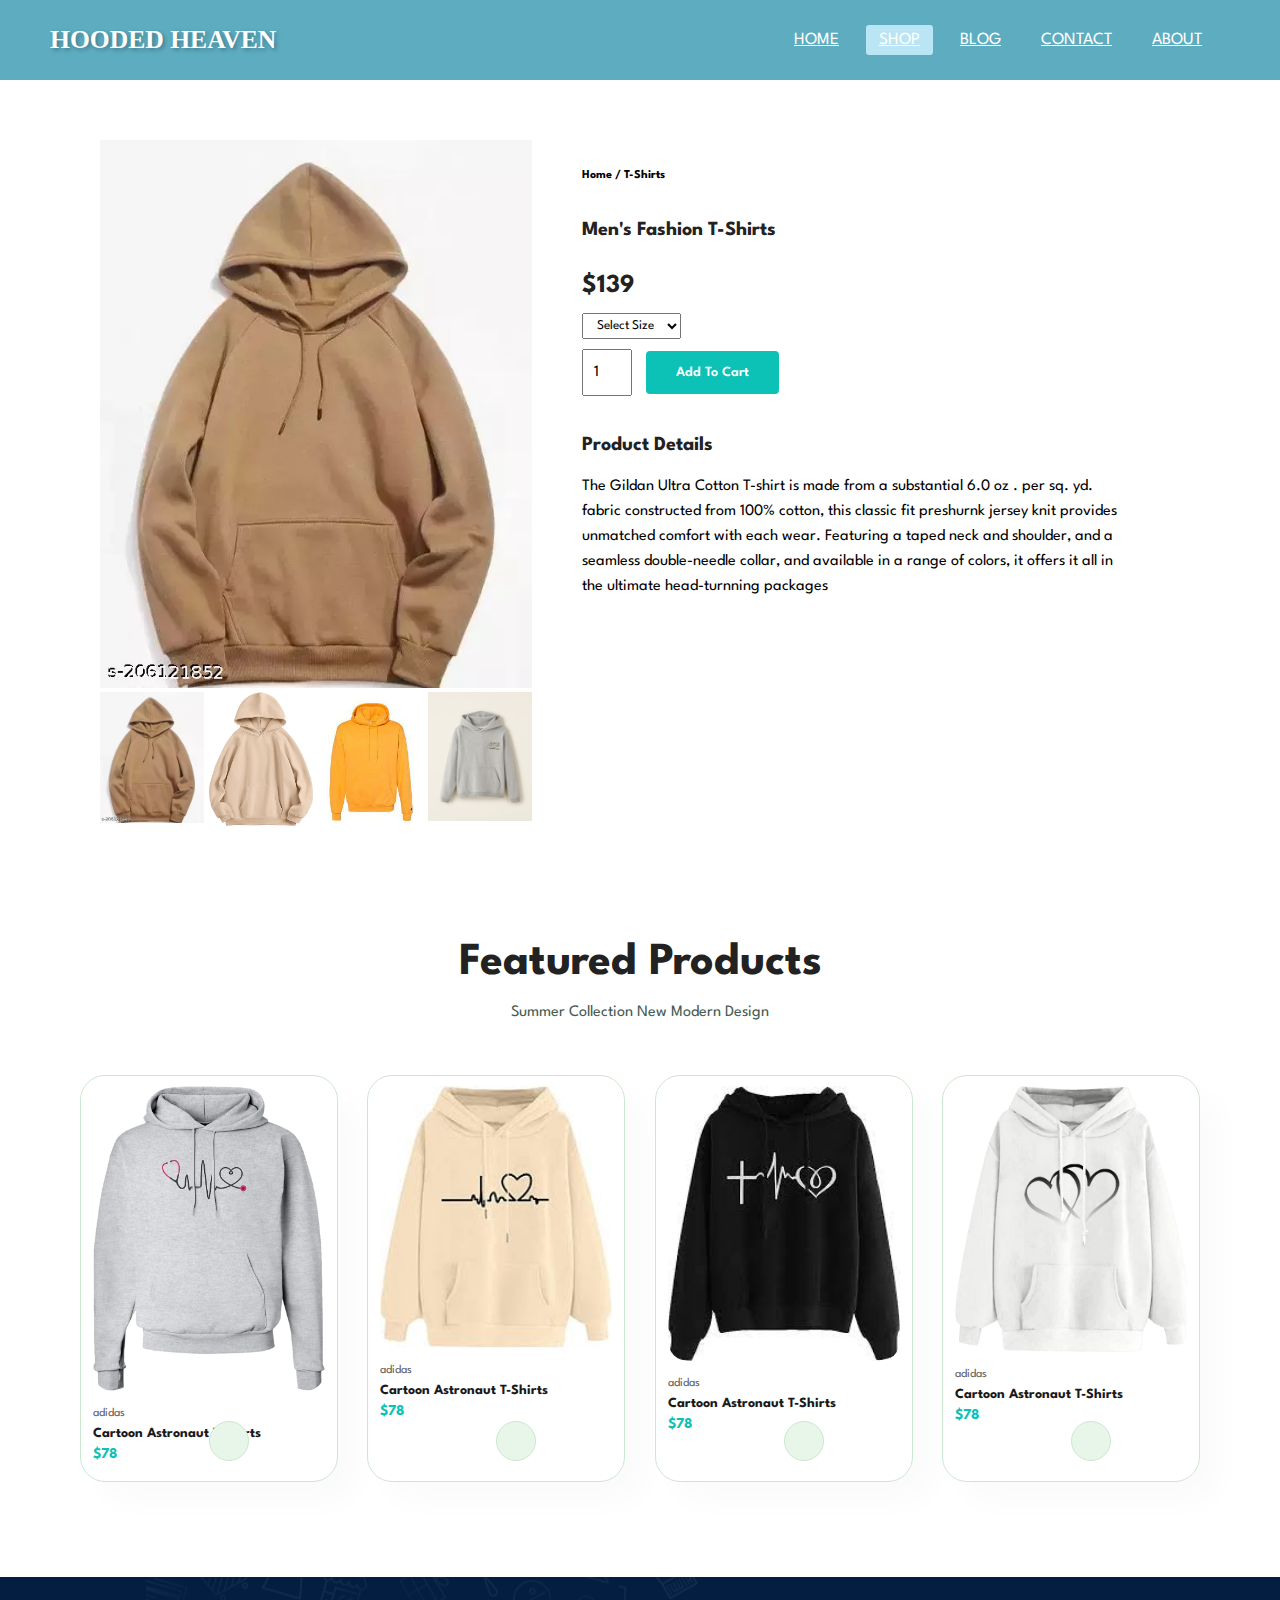
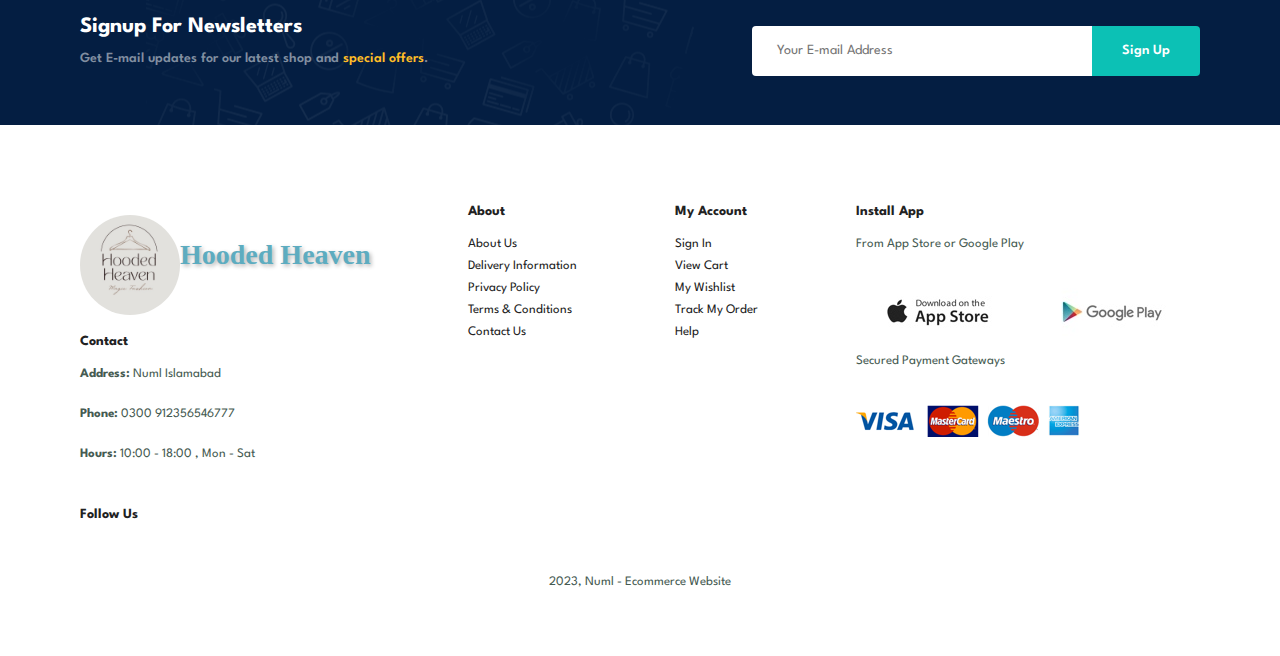
<file: sproduct6.html>
<!DOCTYPE html>
<html lang="en">
<head>
    <meta charset="UTF-8">
    <meta name="viewport" content="width=device-width, initial-scale=1.0">
    <title>Online HOodie Store</title>
    <link rel="stylesheet" href="style.css">
    <link rel="stylesheet" href="https://cdnjs.cloudflare.com/ajax/libs/font-awesome/6.4.2/css/all.min.css" integrity="sha512-z3gLpd7yknf1YoNbCzqRKc4qyor8gaKU1qmn+CShxbuBusANI9QpRohGBreCFkKxLhei6S9CQXFEbbKuqLg0DA==" crossorigin="anonymous" referrerpolicy="no-referrer" />
</head>
<body>
 

    <nav>
        <input type="checkbox" id="check" />
        <label for="check" class="checkbtn">
          <i class="fas fa-bars"></i>
        </label>
        <label id="Homee" class="logo">HOODED HEAVEN </label>

  
        <ul>
            <li><a   href="index.html">Home</a></li>
            <li><a class="active" href="shop.html">Shop</a></li>
          <li><a href="blog.html">Blog</a></li>
          <li><a href="contact.html">Contact</a></li>
          <li><a href="about.html">About</a></li>
          <li ><a href="cart.html"> <span> <i class="fa-solid fa-bag-shopping"></i></span></a></li>
        </ul>
      </nav>
    <section id="prodetails" class="section-p1">
        <div class="single-pro-image">
            <img src="img/products/oversized hoodie.jpg"  width="100%" id="MainImg" alt="">
            <div class="small-img-group">
                <div class="small-img-col">
                    <img src="img/products/oversized hoodie.jpg" width="100%" class="small-img" alt="">
                </div>
                <div class="small-img-col">
                    <img src="img/products/black hoodie.jpg" width="100%" class="small-img" alt="">
                </div>
                <div class="small-img-col">
                    <img src="img/products/zip hoodie.jpg" width="100%" class="small-img" alt="">
                </div>
                <div class="small-img-col">
                    <img src="img/products/polo hoodie.jpg" width="100%" class="small-img" alt="">
                </div>
            </div>

        </div>
        <div class="single-pro-details">
            <h6>Home / T-Shirts</h6>
            <h4>Men's Fashion T-Shirts</h4>
            <h2>$139</h2>
            <select>
                <option>Select Size</option>
                <option>XL</option>
                <option>XXL</option>
                <option>Small</option>
                <option>Medium</option>
                <option>Large</option>
            </select>
            <input type="number" value="1">
            <button class="normal">Add To Cart</button>
            <h4>Product Details</h4>
            <span>The Gildan Ultra Cotton T-shirt is made from a substantial 6.0 oz . per 
                sq. yd. fabric constructed from 100% cotton, this classic fit preshurnk jersey
            knit provides unmatched comfort with each wear. Featuring a taped neck and 
        shoulder, and a seamless double-needle collar, and available in a range of 
    colors, it offers it all in the ultimate head-turnning packages</span>
        </div>
    </section>
    <section id="product1" class="section-p1">
        <h2>Featured Products</h2>
        <p>Summer Collection New Modern Design</p>
        <div class="pro-container">
           <div class="pro">
               <img src="img/products/gildan hoodies.jpg" alt="">
               <div class="des">
                   <span>adidas</span>
                   <h5>Cartoon Astronaut T-Shirts</h5>
                   <div class="star">
                       <i class="fas fa-star"></i>
                       <i class="fas fa-star"></i>
                       <i class="fas fa-star"></i>
                       <i class="fas fa-star"></i>
                       <i class="fas fa-star"></i>
                   </div>
                   <h4>$78</h4>
               </div>
               <a href="#" class="cart"><i class="fa fa-cart-shopping " ></i></a>
           </div>
           <div class="pro">
               <img src="img/products/full zip hoodie.jpg" alt="">
               <div class="des">
                   <span>adidas</span>
                   <h5>Cartoon Astronaut T-Shirts</h5>
                   <div class="star">
                       <i class="fas fa-star"></i>
                       <i class="fas fa-star"></i>
                       <i class="fas fa-star"></i>
                       <i class="fas fa-star"></i>
                       <i class="fas fa-star"></i>
                   </div>
                   <h4>$78</h4>
               </div>
               <a href="#" class="cart"><i class="fa fa-cart-shopping" ></i></a>
           </div>

           <div class="pro">
               <img src="img/products/best hoodies for men.jpg" alt="">
               <div class="des">
                   <span>adidas</span>
                   <h5>Cartoon Astronaut T-Shirts</h5>
                   <div class="star">
                       <i class="fas fa-star"></i>
                       <i class="fas fa-star"></i>
                       <i class="fas fa-star"></i>
                       <i class="fas fa-star"></i>
                       <i class="fas fa-star"></i>
                   </div>
                   <h4>$78</h4>
               </div>
               <a href="#" class="cart"><i class="fa fa-cart-shopping " ></i></a>
           </div>
           <div class="pro">
               <img src="img/products/sleeveless hoodie.jpg" alt="">
               <div class="des">
                   <span>adidas</span>
                   <h5>Cartoon Astronaut T-Shirts</h5>
                   <div class="star">
                       <i class="fas fa-star"></i>
                       <i class="fas fa-star"></i>
                       <i class="fas fa-star"></i>
                       <i class="fas fa-star"></i>
                       <i class="fas fa-star"></i>
                   </div>
                   <h4>$78</h4>
               </div>
               <a href="#" class="cart"><i class="fa fa-cart-shopping " ></i></a>
           </div>
           
        </div>
   </section>
   <section id="newsletter" class="section-p1 section-m1">
    <div class="newstext">
        <h4>Signup For Newsletters</h4>
        <p> Get E-mail updates for our latest shop and <span>special offers</span>.</p>
        
    </div>
    <div class="form">
        <input type="text " placeholder=" Your E-mail Address">
        <button class="normal">Sign Up</button>
    </div>
   </section>
   <footer class="section-p1">
    <div class="col">
        <div id="logoo"> 
            <a href="#"  class="logo3"><img src="img/products/hoodies online shopping.jpg" alt="" ></a>
            <h1 class="logo" id="logoo" >Hooded Heaven</h1>
        </div>
        <h4>Contact</h4>
        <p><strong>Address:</strong> Numl Islamabad</p>
        <p><strong>Phone:</strong> 0300 912356546777</p>
        <p><strong>Hours:</strong> 10:00 - 18:00 , Mon - Sat</p>
        <div class="follow">
            <h4>Follow Us</h4>
            <div class="icon">
                <i class="fa-brands fa-facebook"></i>
                <i class="fa-brands fa-twitter"></i>
                <i class="fa-brands fa-instagram"></i>
                <i class="fa-brands fa-pinterest-p"></i>
                <i class="fa-brands fa-youtube"></i>
            </div>
        </div>
    </div>
    <div class="col">
        <h4> About </h4>
        <a href="#">About Us</a>
        <a href="#">Delivery Information</a>
        <a href="#">Privacy Policy</a>
        <a href="#">Terms & Conditions</a>
        <a href="#">Contact Us</a>
    
    </div>
    <div class="col">
        <h4> My Account </h4>
        <a href="#">Sign In</a>
        <a href="#">View Cart</a>
        <a href="#">My Wishlist</a>
        <a href="#">Track My Order</a>
        <a href="#">Help</a>
    
    </div>
   <div class="col install">
    <h4>Install App</h4>
    <p>From App Store or Google Play</p>
    <div clas="row">
        <img src="img/pay/essentials hoodie.jpg" alt="">
        <img src="img/pay/custom hoodies.jpg" alt="">   
    </div>
    <p>Secured Payment Gateways</p>
    <img src="img/pay/hoodies for men.png" alt="">
   </div>
   <div class="copyright">
    <p><i class="fa-regular fa-copyright" style="color: #9da0a4;"></i> 2023, Numl - Ecommerce Website</p>
   </div>
   </footer>
   <script>
    var MainImg = document.getElementById("MainImg");
    var smallimg =document.getElementsByClassName("small-img");
    smallimg[0].onclick = function(){
        MainImg.src = smallimg[0].src;
    }
    smallimg[1].onclick = function(){
        MainImg.src = smallimg[1].src;
    }
    smallimg[2].onclick = function(){
        MainImg.src = smallimg[2].src;
    }
    smallimg[3].onclick = function(){
        MainImg.src = smallimg[3].src;
    }
   </script>
    <script src="script.js"></script>
</body>
</html>
</file>
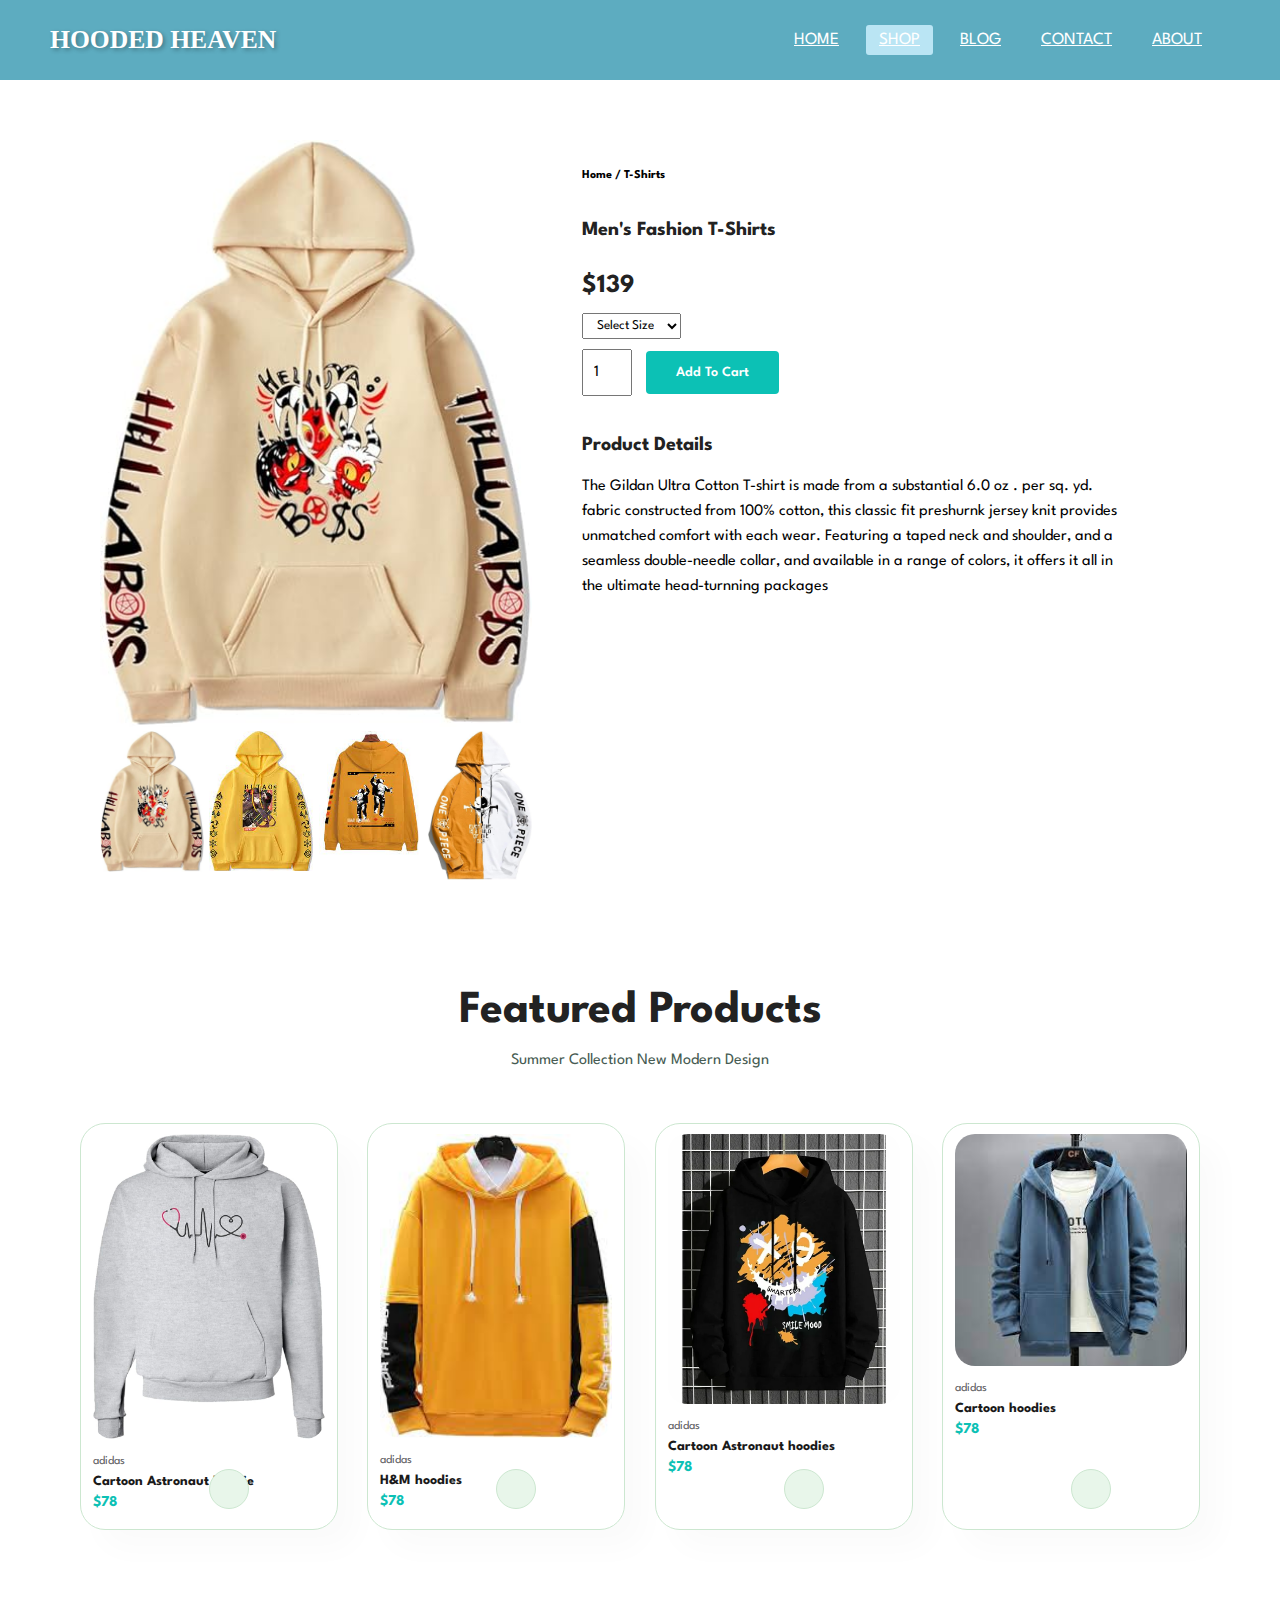
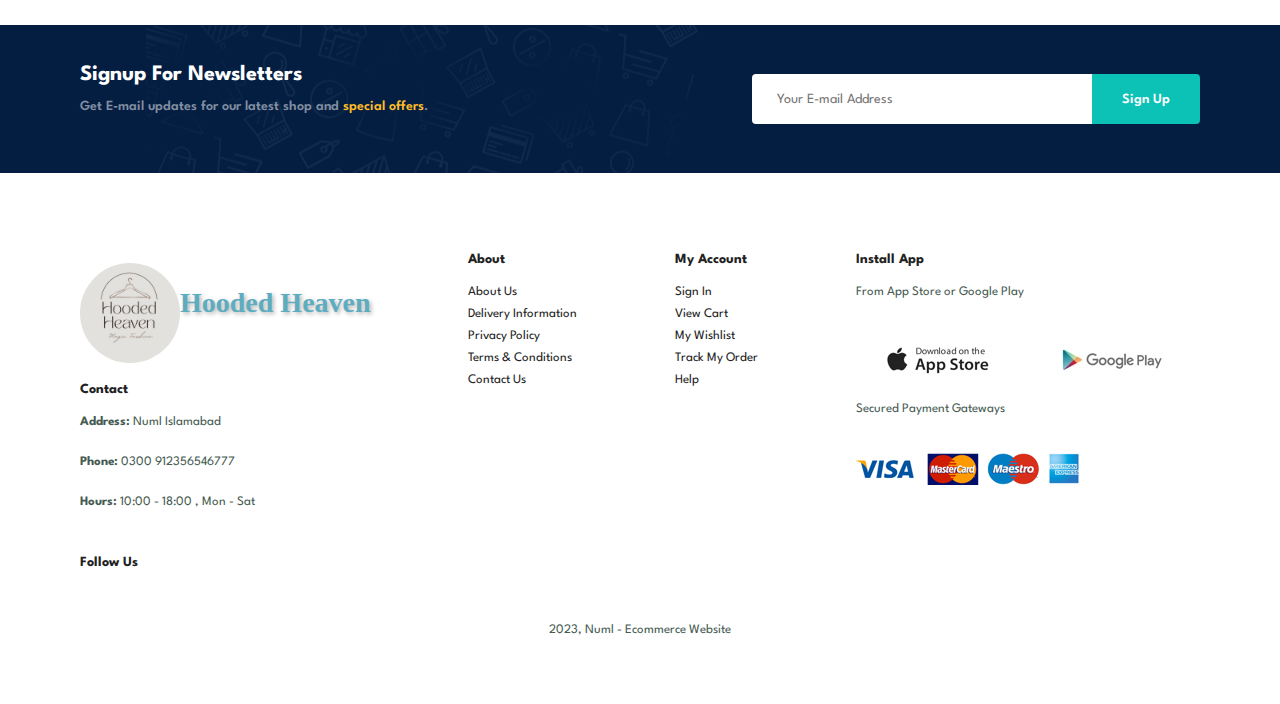
<file: sproductt.html>
<!DOCTYPE html>
<html lang="en">
<head>
    <meta charset="UTF-8">
    <meta name="viewport" content="width=device-width, initial-scale=1.0">
    <title>Online Hoodie Store</title>
    <link rel="stylesheet" href="style.css">
    <link rel="stylesheet" href="https://cdnjs.cloudflare.com/ajax/libs/font-awesome/6.4.2/css/all.min.css" integrity="sha512-z3gLpd7yknf1YoNbCzqRKc4qyor8gaKU1qmn+CShxbuBusANI9QpRohGBreCFkKxLhei6S9CQXFEbbKuqLg0DA==" crossorigin="anonymous" referrerpolicy="no-referrer" />
</head>
<body>
 
    <nav>
        <input type="checkbox" id="check" />
        <label for="check" class="checkbtn">
          <i class="fas fa-bars"></i>
        </label>
        <label id="Homee" class="logo">HOODED HEAVEN </label>

  
        <ul>
            <li><a   href="index.html">Home</a></li>
            <li><a class="active" href="shop.html">Shop</a></li>
          <li><a href="blog.html">Blog</a></li>
          <li><a href="contact.html">Contact</a></li>
          <li><a href="about.html">About</a></li>
          <li ><a href="cart.html"> <span> <i class="fa-solid fa-bag-shopping"></i></span></a></li>
        </ul>
      </nav>
    <section id="prodetails" class="section-p1">
        <div class="single-pro-image">
            <img src="img/products/hollister hoodies.jpg"  width="100%" id="MainImg" alt="">
            <div class="small-img-group">
                <div class="small-img-col">
                    <img src="img/products/hollister hoodies.jpg" width="100%" class="small-img" alt="">
                </div>
                <div class="small-img-col">
                    <img src="img/products/addidas hoodie.jpg" width="100%" class="small-img" alt="">
                </div>
                <div class="small-img-col">
                    <img src="img/products/essential hoodie.jpg" width="100%" class="small-img" alt="">
                </div>
                <div class="small-img-col">
                    <img src="img/products/hood.jpg" width="100%" class="small-img" alt="">
                </div>
            </div>

        </div>
        <div class="single-pro-details">
            <h6>Home / T-Shirts</h6>
            <h4>Men's Fashion T-Shirts</h4>
            <h2>$139</h2>
            <select>
                <option>Select Size</option>
                <option>XL</option>
                <option>XXL</option>
                <option>Small</option>
                <option>Medium</option>
                <option>Large</option>
            </select>
            <input type="number" value="1">
            <button class="normal">Add To Cart</button>
            <h4>Product Details</h4>
            <span>The Gildan Ultra Cotton T-shirt is made from a substantial 6.0 oz . per 
                sq. yd. fabric constructed from 100% cotton, this classic fit preshurnk jersey
            knit provides unmatched comfort with each wear. Featuring a taped neck and 
        shoulder, and a seamless double-needle collar, and available in a range of 
    colors, it offers it all in the ultimate head-turnning packages</span>
        </div>
    </section>
    <section id="product1" class="section-p1">
        <h2>Featured Products</h2>
        <p>Summer Collection New Modern Design</p>
        <div class="pro-container">
           <div class="pro">
               <img src="img/products/gildan hoodies.jpg" alt="">
               <div class="des">
                   <span>adidas</span>
                   <h5>Cartoon Astronaut hoodie</h5>
                   <div class="star">
                       <i class="fas fa-star"></i>
                       <i class="fas fa-star"></i>
                       <i class="fas fa-star"></i>
                       <i class="fas fa-star"></i>
                       <i class="fas fa-star"></i>
                   </div>
                   <h4>$78</h4>
               </div>
               <a href="#" class="cart"><i class="fa fa-cart-shopping " ></i></a>
           </div>
           <div class="pro">
               <img src="img/products/h&mhoodie.jpg" alt="">
               <div class="des">
                   <span>adidas</span>
                   <h5>H&M hoodies</h5>
                   <div class="star">
                       <i class="fas fa-star"></i>
                       <i class="fas fa-star"></i>
                       <i class="fas fa-star"></i>
                       <i class="fas fa-star"></i>
                       <i class="fas fa-star"></i>
                   </div>
                   <h4>$78</h4>
               </div>
               <a href="#" class="cart"><i class="fa fa-cart-shopping" ></i></a>
           </div>

           <div class="pro">
               <img src="img/products/hoodiee.jpg" alt="">
               <div class="des">
                   <span>adidas</span>
                   <h5>Cartoon Astronaut hoodies</h5>
                   <div class="star">
                       <i class="fas fa-star"></i>
                       <i class="fas fa-star"></i>
                       <i class="fas fa-star"></i>
                       <i class="fas fa-star"></i>
                       <i class="fas fa-star"></i>
                   </div>
                   <h4>$78</h4>
               </div>
               <a href="#" class="cart"><i class="fa fa-cart-shopping " ></i></a>
           </div>
           <div class="pro">
               <img src="img/products/hoodies for women.jpg" alt="">
               <div class="des">
                   <span>adidas</span>
                   <h5>Cartoon hoodies</h5>
                   <div class="star">
                       <i class="fas fa-star"></i>
                       <i class="fas fa-star"></i>
                       <i class="fas fa-star"></i>
                       <i class="fas fa-star"></i>
                       <i class="fas fa-star"></i>
                   </div>
                   <h4>$78</h4>
               </div>
               <a href="#" class="cart"><i class="fa fa-cart-shopping " ></i></a>
           </div>
           
        </div>
   </section>
   <section id="newsletter" class="section-p1 section-m1">
    <div class="newstext">
        <h4>Signup For Newsletters</h4>
        <p> Get E-mail updates for our latest shop and <span>special offers</span>.</p>
        
    </div>
    <div class="form">
        <input type="text " placeholder=" Your E-mail Address">
        <button class="normal">Sign Up</button>
    </div>
   </section>
   <footer class="section-p1">
    <div class="col">
        <div id="logoo"> 
            <a href="#"  class="logo3"><img src="img/products/hoodies online shopping.jpg" alt="" ></a>
            <h1 class="logo" id="logoo" >Hooded Heaven</h1>
        </div>
        <h4>Contact</h4>
        <p><strong>Address:</strong> Numl Islamabad</p>
        <p><strong>Phone:</strong> 0300 912356546777</p>
        <p><strong>Hours:</strong> 10:00 - 18:00 , Mon - Sat</p>
        <div class="follow">
            <h4>Follow Us</h4>
            <div class="icon">
                <i class="fa-brands fa-facebook"></i>
                <i class="fa-brands fa-twitter"></i>
                <i class="fa-brands fa-instagram"></i>
                <i class="fa-brands fa-pinterest-p"></i>
                <i class="fa-brands fa-youtube"></i>
            </div>
        </div>
    </div>
    <div class="col">
        <h4> About </h4>
        <a href="#">About Us</a>
        <a href="#">Delivery Information</a>
        <a href="#">Privacy Policy</a>
        <a href="#">Terms & Conditions</a>
        <a href="#">Contact Us</a>
    
    </div>
    <div class="col">
        <h4> My Account </h4>
        <a href="#">Sign In</a>
        <a href="#">View Cart</a>
        <a href="#">My Wishlist</a>
        <a href="#">Track My Order</a>
        <a href="#">Help</a>
    
    </div>
   <div class="col install">
    <h4>Install App</h4>
    <p>From App Store or Google Play</p>
    <div clas="row">
        <img src="img/pay/essentials hoodie.jpg" alt="">
        <img src="img/pay/custom hoodies.jpg" alt="">   
    </div>
    <p>Secured Payment Gateways</p>
    <img src="img/pay/hoodies for men.png" alt="">
   </div>
   <div class="copyright">
    <p><i class="fa-regular fa-copyright" style="color: #9da0a4;"></i> 2023, Numl - Ecommerce Website</p>
   </div>
   </footer>
   <script>
    var MainImg = document.getElementById("MainImg");
    var smallimg =document.getElementsByClassName("small-img");
    smallimg[0].onclick = function(){
        MainImg.src = smallimg[0].src;
    }
    smallimg[1].onclick = function(){
        MainImg.src = smallimg[1].src;
    }
    smallimg[2].onclick = function(){
        MainImg.src = smallimg[2].src;
    }
    smallimg[3].onclick = function(){
        MainImg.src = smallimg[3].src;
    }
   </script>
    <script src="script.js"></script>
</body>
</html>
</file>
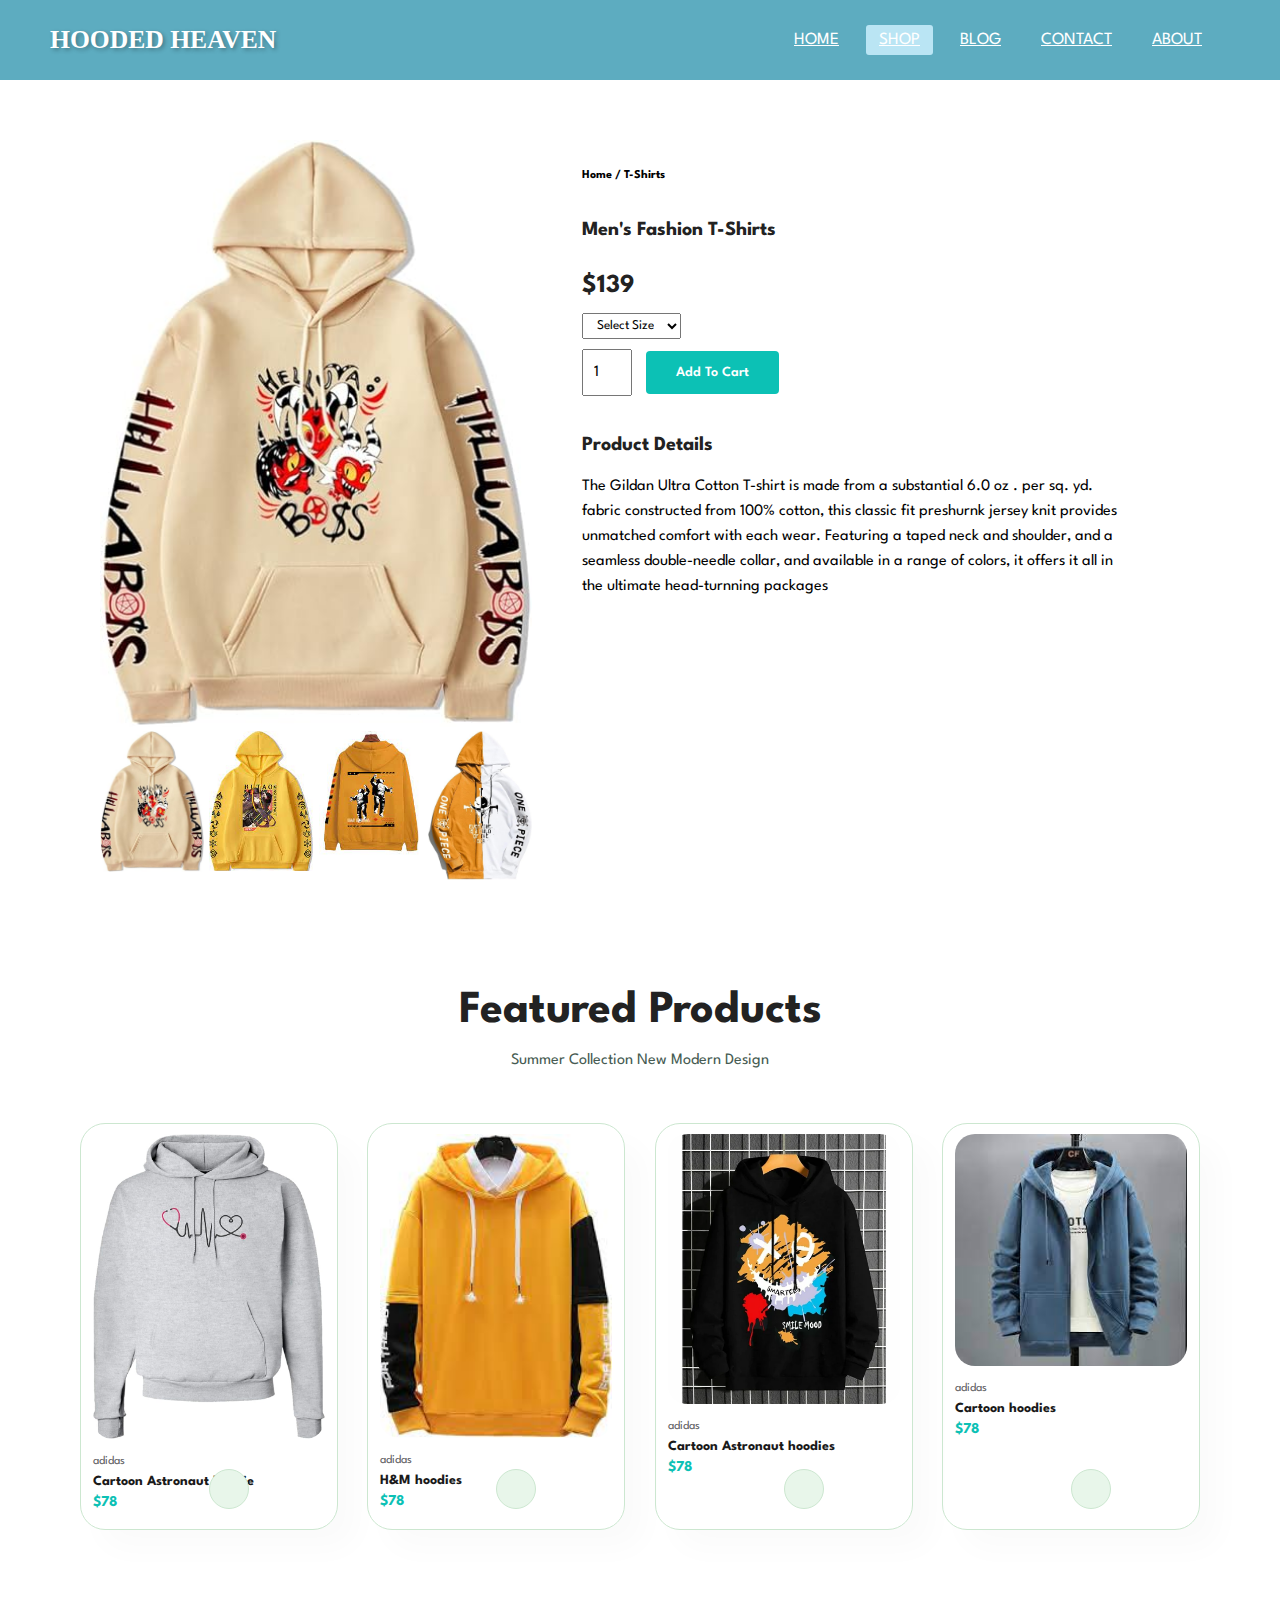
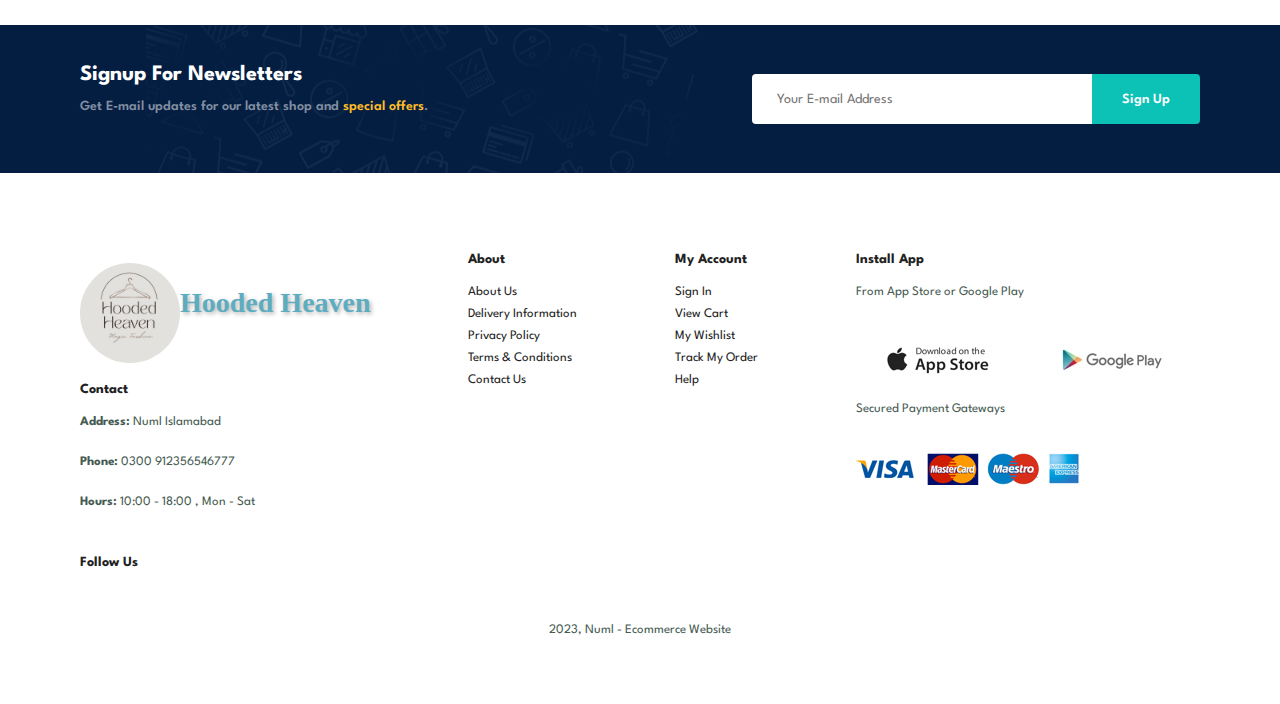
<file: sproducttt.html>
<!DOCTYPE html>
<html lang="en">
<head>
    <meta charset="UTF-8">
    <meta name="viewport" content="width=device-width, initial-scale=1.0">
    <title>Online Hoodie  Store</title>
    <link rel="stylesheet" href="style.css">
    <link rel="stylesheet" href="https://cdnjs.cloudflare.com/ajax/libs/font-awesome/6.4.2/css/all.min.css" integrity="sha512-z3gLpd7yknf1YoNbCzqRKc4qyor8gaKU1qmn+CShxbuBusANI9QpRohGBreCFkKxLhei6S9CQXFEbbKuqLg0DA==" crossorigin="anonymous" referrerpolicy="no-referrer" />
</head>
<body>
 
    <nav>
        <input type="checkbox" id="check" />
        <label for="check" class="checkbtn">
          <i class="fas fa-bars"></i>
        </label>
        <label id="Homee" class="logo">HOODED HEAVEN </label>

  
        <ul>
            <li><a   href="index.html">Home</a></li>
            <li><a class="active" href="shop.html">Shop</a></li>
          <li><a href="blog.html">Blog</a></li>
          <li><a href="contact.html">Contact</a></li>
          <li><a href="about.html">About</a></li>
          <li ><a href="cart.html"> <span> <i class="fa-solid fa-bag-shopping"></i></span></a></li>
        </ul>
      </nav>
    <section id="prodetails" class="section-p1">
        <div class="single-pro-image">
            <img src="img/products/hollister hoodies.jpg"  width="100%" id="MainImg" alt="">
            <div class="small-img-group">
                <div class="small-img-col">
                    <img src="img/products/hollister hoodies.jpg" width="100%" class="small-img" alt="">
                </div>
                <div class="small-img-col">
                    <img src="img/products/addidas hoodie.jpg" width="100%" class="small-img" alt="">
                </div>
                <div class="small-img-col">
                    <img src="img/products/essential hoodie.jpg" width="100%" class="small-img" alt="">
                </div>
                <div class="small-img-col">
                    <img src="img/products/hood.jpg" width="100%" class="small-img" alt="">
                </div>
            </div>

        </div>
        <div class="single-pro-details">
            <h6>Home / T-Shirts</h6>
            <h4>Men's Fashion T-Shirts</h4>
            <h2>$139</h2>
            <select>
                <option>Select Size</option>
                <option>XL</option>
                <option>XXL</option>
                <option>Small</option>
                <option>Medium</option>
                <option>Large</option>
            </select>
            <input type="number" value="1">
            <button class="normal">Add To Cart</button>
            <h4>Product Details</h4>
            <span>The Gildan Ultra Cotton T-shirt is made from a substantial 6.0 oz . per 
                sq. yd. fabric constructed from 100% cotton, this classic fit preshurnk jersey
            knit provides unmatched comfort with each wear. Featuring a taped neck and 
        shoulder, and a seamless double-needle collar, and available in a range of 
    colors, it offers it all in the ultimate head-turnning packages</span>
        </div>
    </section>
    <section id="product1" class="section-p1">
        <h2>Featured Products</h2>
        <p>Summer Collection New Modern Design</p>
        <div class="pro-container">
           <div class="pro">
               <img src="img/products/gildan hoodies.jpg" alt="">
               <div class="des">
                   <span>adidas</span>
                   <h5>Cartoon Astronaut hoodie</h5>
                   <div class="star">
                       <i class="fas fa-star"></i>
                       <i class="fas fa-star"></i>
                       <i class="fas fa-star"></i>
                       <i class="fas fa-star"></i>
                       <i class="fas fa-star"></i>
                   </div>
                   <h4>$78</h4>
               </div>
               <a href="#" class="cart"><i class="fa fa-cart-shopping " ></i></a>
           </div>
           <div class="pro">
               <img src="img/products/h&mhoodie.jpg" alt="">
               <div class="des">
                   <span>adidas</span>
                   <h5>H&M hoodies</h5>
                   <div class="star">
                       <i class="fas fa-star"></i>
                       <i class="fas fa-star"></i>
                       <i class="fas fa-star"></i>
                       <i class="fas fa-star"></i>
                       <i class="fas fa-star"></i>
                   </div>
                   <h4>$78</h4>
               </div>
               <a href="#" class="cart"><i class="fa fa-cart-shopping" ></i></a>
           </div>

           <div class="pro">
               <img src="img/products/hoodiee.jpg" alt="">
               <div class="des">
                   <span>adidas</span>
                   <h5>Cartoon Astronaut hoodies</h5>
                   <div class="star">
                       <i class="fas fa-star"></i>
                       <i class="fas fa-star"></i>
                       <i class="fas fa-star"></i>
                       <i class="fas fa-star"></i>
                       <i class="fas fa-star"></i>
                   </div>
                   <h4>$78</h4>
               </div>
               <a href="#" class="cart"><i class="fa fa-cart-shopping " ></i></a>
           </div>
           <div class="pro">
               <img src="img/products/hoodies for women.jpg" alt="">
               <div class="des">
                   <span>adidas</span>
                   <h5>Cartoon hoodies</h5>
                   <div class="star">
                       <i class="fas fa-star"></i>
                       <i class="fas fa-star"></i>
                       <i class="fas fa-star"></i>
                       <i class="fas fa-star"></i>
                       <i class="fas fa-star"></i>
                   </div>
                   <h4>$78</h4>
               </div>
               <a href="#" class="cart"><i class="fa fa-cart-shopping " ></i></a>
           </div>
           
        </div>
   </section>
   <section id="newsletter" class="section-p1 section-m1">
    <div class="newstext">
        <h4>Signup For Newsletters</h4>
        <p> Get E-mail updates for our latest shop and <span>special offers</span>.</p>
        
    </div>
    <div class="form">
        <input type="text " placeholder=" Your E-mail Address">
        <button class="normal">Sign Up</button>
    </div>
   </section>
   <footer class="section-p1">
    <div class="col">
        <div id="logoo"> 
            <a href="#"  class="logo3"><img src="img/products/hoodies online shopping.jpg" alt="" ></a>
            <h1 class="logo" id="logoo" >Hooded Heaven</h1>
        </div>
        <h4>Contact</h4>
        <p><strong>Address:</strong> Numl Islamabad</p>
        <p><strong>Phone:</strong> 0300 912356546777</p>
        <p><strong>Hours:</strong> 10:00 - 18:00 , Mon - Sat</p>
        <div class="follow">
            <h4>Follow Us</h4>
            <div class="icon">
                <i class="fa-brands fa-facebook"></i>
                <i class="fa-brands fa-twitter"></i>
                <i class="fa-brands fa-instagram"></i>
                <i class="fa-brands fa-pinterest-p"></i>
                <i class="fa-brands fa-youtube"></i>
            </div>
        </div>
    </div>
    <div class="col">
        <h4> About </h4>
        <a href="#">About Us</a>
        <a href="#">Delivery Information</a>
        <a href="#">Privacy Policy</a>
        <a href="#">Terms & Conditions</a>
        <a href="#">Contact Us</a>
    
    </div>
    <div class="col">
        <h4> My Account </h4>
        <a href="#">Sign In</a>
        <a href="#">View Cart</a>
        <a href="#">My Wishlist</a>
        <a href="#">Track My Order</a>
        <a href="#">Help</a>
    
    </div>
   <div class="col install">
    <h4>Install App</h4>
    <p>From App Store or Google Play</p>
    <div clas="row">
        <img src="img/pay/essentials hoodie.jpg" alt="">
        <img src="img/pay/custom hoodies.jpg" alt="">   
    </div>
    <p>Secured Payment Gateways</p>
    <img src="img/pay/hoodies for men.png" alt="">
   </div>
   <div class="copyright">
    <p><i class="fa-regular fa-copyright" style="color: #9da0a4;"></i> 2023, Numl - Ecommerce Website</p>
   </div>
   </footer>
   <script>
    var MainImg = document.getElementById("MainImg");
    var smallimg =document.getElementsByClassName("small-img");
    smallimg[0].onclick = function(){
        MainImg.src = smallimg[0].src;
    }
    smallimg[1].onclick = function(){
        MainImg.src = smallimg[1].src;
    }
    smallimg[2].onclick = function(){
        MainImg.src = smallimg[2].src;
    }
    smallimg[3].onclick = function(){
        MainImg.src = smallimg[3].src;
    }
   </script>
    <script src="script.js"></script>
</body>
</html>
</file>
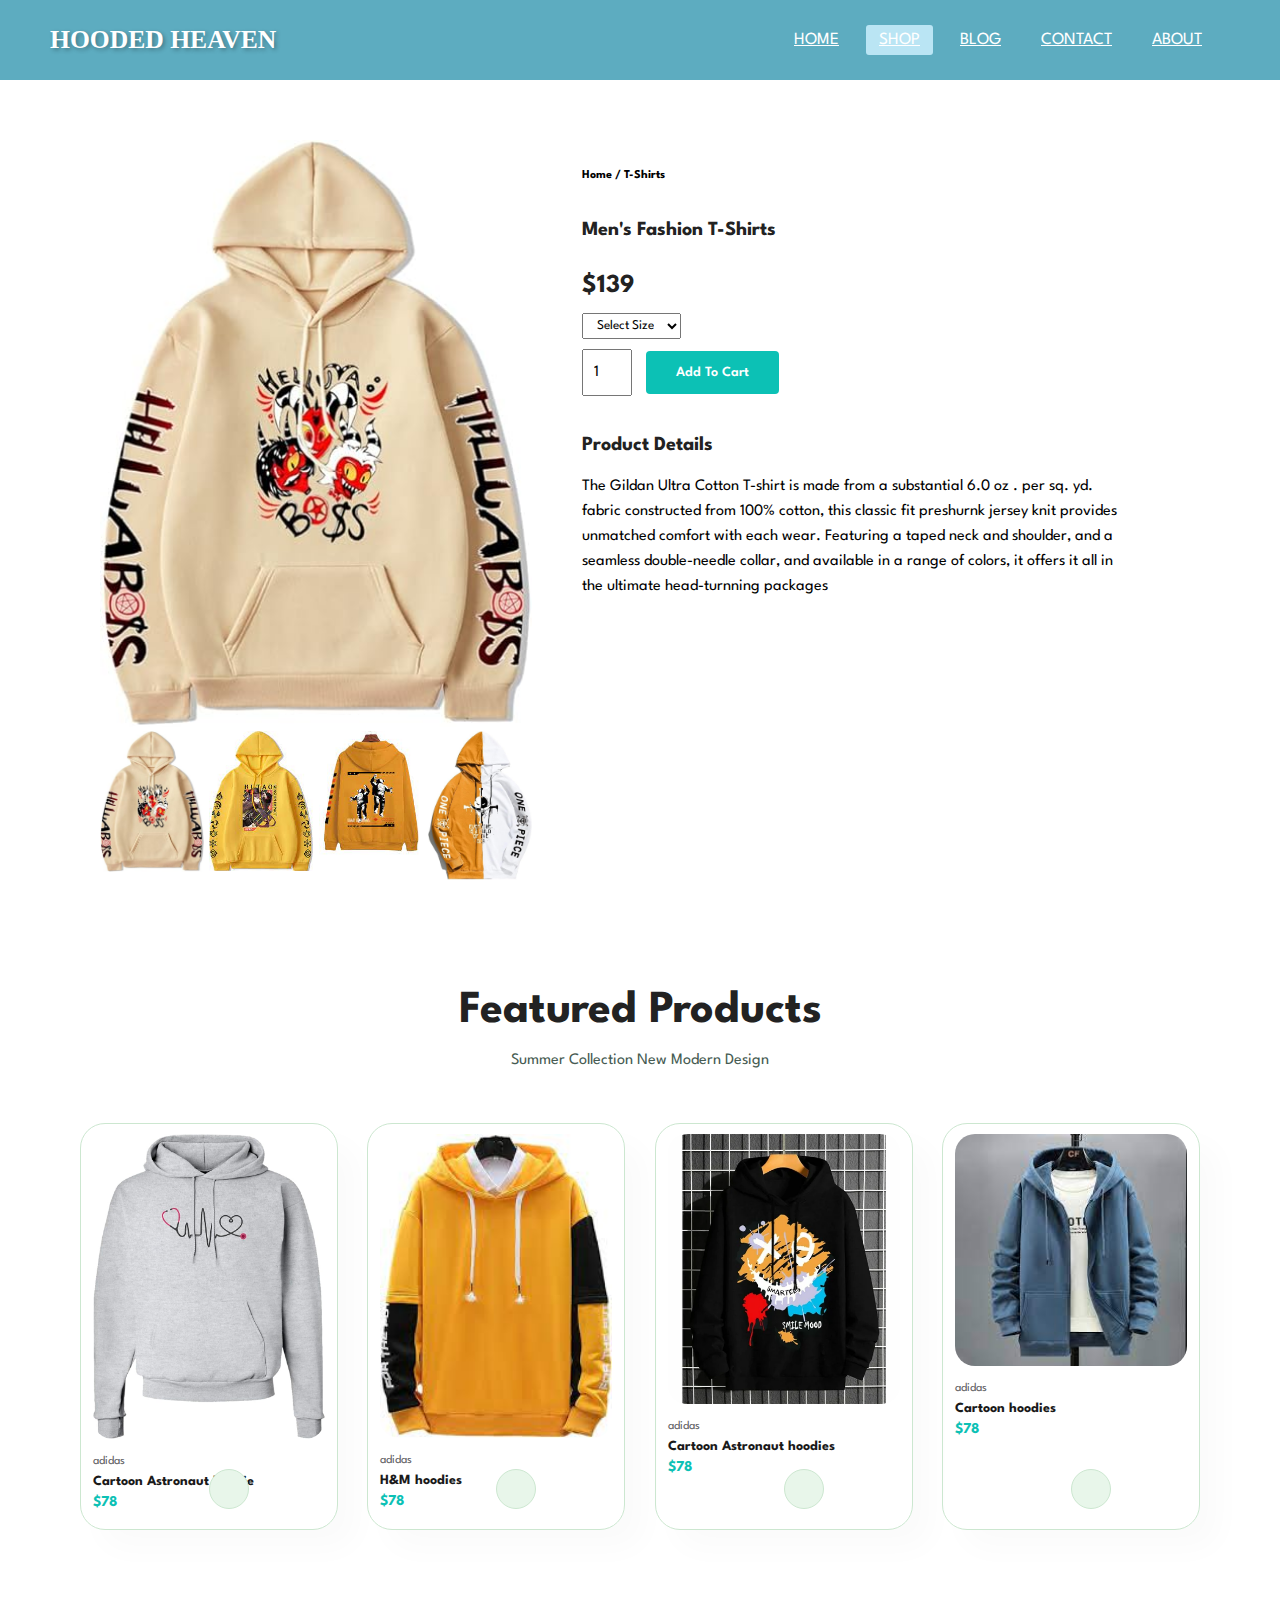
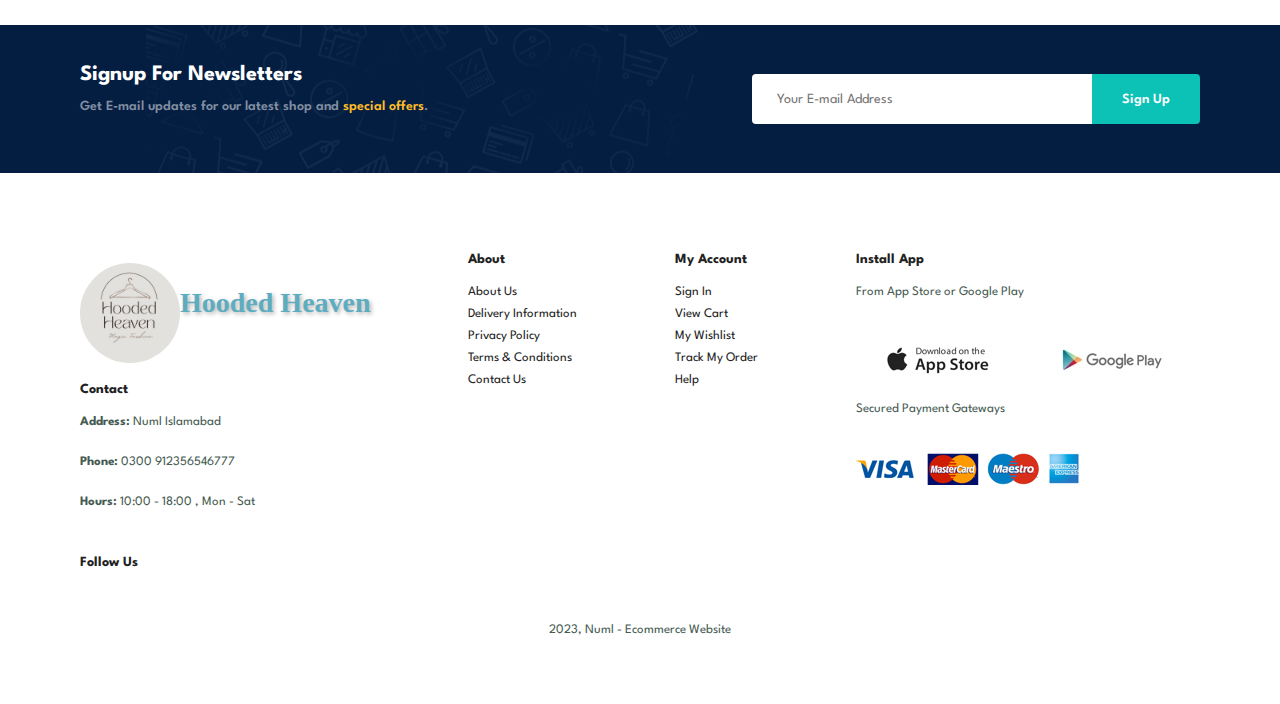
<file: ssproduct.html>
<!DOCTYPE html>
<html lang="en">
<head>
    <meta charset="UTF-8">
    <meta name="viewport" content="width=device-width, initial-scale=1.0">
    <title>Online Hoodie </title>
    <link rel="stylesheet" href="style.css">
    <link rel="stylesheet" href="https://cdnjs.cloudflare.com/ajax/libs/font-awesome/6.4.2/css/all.min.css" integrity="sha512-z3gLpd7yknf1YoNbCzqRKc4qyor8gaKU1qmn+CShxbuBusANI9QpRohGBreCFkKxLhei6S9CQXFEbbKuqLg0DA==" crossorigin="anonymous" referrerpolicy="no-referrer" />
</head>
<body>
   
    <nav>
        <input type="checkbox" id="check" />
        <label for="check" class="checkbtn">
          <i class="fas fa-bars"></i>
        </label>
        <label id="Homee" class="logo">HOODED HEAVEN </label>

  
        <ul>
            <li><a   href="index.html">Home</a></li>
            <li><a class="active" href="shop.html">Shop</a></li>
          <li><a href="blog.html">Blog</a></li>
          <li><a href="contact.html">Contact</a></li>
          <li><a href="about.html">About</a></li>
          <li ><a href="cart.html"> <span> <i class="fa-solid fa-bag-shopping"></i></span></a></li>
        </ul>
      </nav>
    <section id="prodetails" class="section-p1">
        <div class="single-pro-image">
            <img src="img/products/hollister hoodies.jpg"  width="100%" id="MainImg" alt="">
            <div class="small-img-group">
                <div class="small-img-col">
                    <img src="img/products/hollister hoodies.jpg" width="100%" class="small-img" alt="">
                </div>
                <div class="small-img-col">
                    <img src="img/products/addidas hoodie.jpg" width="100%" class="small-img" alt="">
                </div>
                <div class="small-img-col">
                    <img src="img/products/essential hoodie.jpg" width="100%" class="small-img" alt="">
                </div>
                <div class="small-img-col">
                    <img src="img/products/hood.jpg" width="100%" class="small-img" alt="">
                </div>
            </div>

        </div>
        <div class="single-pro-details">
            <h6>Home / T-Shirts</h6>
            <h4>Men's Fashion T-Shirts</h4>
            <h2>$139</h2>
            <select>
                <option>Select Size</option>
                <option>XL</option>
                <option>XXL</option>
                <option>Small</option>
                <option>Medium</option>
                <option>Large</option>
            </select>
            <input type="number" value="1">
            <button class="normal">Add To Cart</button>
            <h4>Product Details</h4>
            <span>The Gildan Ultra Cotton T-shirt is made from a substantial 6.0 oz . per 
                sq. yd. fabric constructed from 100% cotton, this classic fit preshurnk jersey
            knit provides unmatched comfort with each wear. Featuring a taped neck and 
        shoulder, and a seamless double-needle collar, and available in a range of 
    colors, it offers it all in the ultimate head-turnning packages</span>
        </div>
    </section>
    <section id="product1" class="section-p1">
        <h2>Featured Products</h2>
        <p>Summer Collection New Modern Design</p>
        <div class="pro-container">
           <div class="pro">
               <img src="img/products/gildan hoodies.jpg" alt="">
               <div class="des">
                   <span>adidas</span>
                   <h5>Cartoon Astronaut hoodie</h5>
                   <div class="star">
                       <i class="fas fa-star"></i>
                       <i class="fas fa-star"></i>
                       <i class="fas fa-star"></i>
                       <i class="fas fa-star"></i>
                       <i class="fas fa-star"></i>
                   </div>
                   <h4>$78</h4>
               </div>
               <a href="#" class="cart"><i class="fa fa-cart-shopping " ></i></a>
           </div>
           <div class="pro">
               <img src="img/products/h&mhoodie.jpg" alt="">
               <div class="des">
                   <span>adidas</span>
                   <h5>H&M hoodies</h5>
                   <div class="star">
                       <i class="fas fa-star"></i>
                       <i class="fas fa-star"></i>
                       <i class="fas fa-star"></i>
                       <i class="fas fa-star"></i>
                       <i class="fas fa-star"></i>
                   </div>
                   <h4>$78</h4>
               </div>
               <a href="#" class="cart"><i class="fa fa-cart-shopping" ></i></a>
           </div>

           <div class="pro">
               <img src="img/products/hoodiee.jpg" alt="">
               <div class="des">
                   <span>adidas</span>
                   <h5>Cartoon Astronaut hoodies</h5>
                   <div class="star">
                       <i class="fas fa-star"></i>
                       <i class="fas fa-star"></i>
                       <i class="fas fa-star"></i>
                       <i class="fas fa-star"></i>
                       <i class="fas fa-star"></i>
                   </div>
                   <h4>$78</h4>
               </div>
               <a href="#" class="cart"><i class="fa fa-cart-shopping " ></i></a>
           </div>
           <div class="pro">
               <img src="img/products/hoodies for women.jpg" alt="">
               <div class="des">
                   <span>adidas</span>
                   <h5>Cartoon hoodies</h5>
                   <div class="star">
                       <i class="fas fa-star"></i>
                       <i class="fas fa-star"></i>
                       <i class="fas fa-star"></i>
                       <i class="fas fa-star"></i>
                       <i class="fas fa-star"></i>
                   </div>
                   <h4>$78</h4>
               </div>
               <a href="#" class="cart"><i class="fa fa-cart-shopping " ></i></a>
           </div>
           
        </div>
   </section>
   <section id="newsletter" class="section-p1 section-m1">
    <div class="newstext">
        <h4>Signup For Newsletters</h4>
        <p> Get E-mail updates for our latest shop and <span>special offers</span>.</p>
        
    </div>
    <div class="form">
        <input type="text " placeholder=" Your E-mail Address">
        <button class="normal">Sign Up</button>
    </div>
   </section>
   <footer class="section-p1">
    <div class="col">
        <div id="logoo"> 
            <a href="#"  class="logo3"><img src="img/products/hoodies online shopping.jpg" alt="" ></a>
            <h1 class="logo" id="logoo" >Hooded Heaven</h1>
        </div>
        <h4>Contact</h4>
        <p><strong>Address:</strong> Numl Islamabad</p>
        <p><strong>Phone:</strong> 0300 912356546777</p>
        <p><strong>Hours:</strong> 10:00 - 18:00 , Mon - Sat</p>
        <div class="follow">
            <h4>Follow Us</h4>
            <div class="icon">
                <i class="fa-brands fa-facebook"></i>
                <i class="fa-brands fa-twitter"></i>
                <i class="fa-brands fa-instagram"></i>
                <i class="fa-brands fa-pinterest-p"></i>
                <i class="fa-brands fa-youtube"></i>
            </div>
        </div>
    </div>
    <div class="col">
        <h4> About </h4>
        <a href="#">About Us</a>
        <a href="#">Delivery Information</a>
        <a href="#">Privacy Policy</a>
        <a href="#">Terms & Conditions</a>
        <a href="#">Contact Us</a>
    
    </div>
    <div class="col">
        <h4> My Account </h4>
        <a href="#">Sign In</a>
        <a href="#">View Cart</a>
        <a href="#">My Wishlist</a>
        <a href="#">Track My Order</a>
        <a href="#">Help</a>
    
    </div>
   <div class="col install">
    <h4>Install App</h4>
    <p>From App Store or Google Play</p>
    <div clas="row">
        <img src="img/pay/essentials hoodie.jpg" alt="">
        <img src="img/pay/custom hoodies.jpg" alt="">   
    </div>
    <p>Secured Payment Gateways</p>
    <img src="img/pay/hoodies for men.png" alt="">
   </div>
   <div class="copyright">
    <p><i class="fa-regular fa-copyright" style="color: #9da0a4;"></i> 2023, Numl - Ecommerce Website</p>
   </div>
   </footer>
   <script>
    var MainImg = document.getElementById("MainImg");
    var smallimg =document.getElementsByClassName("small-img");
    smallimg[0].onclick = function(){
        MainImg.src = smallimg[0].src;
    }
    smallimg[1].onclick = function(){
        MainImg.src = smallimg[1].src;
    }
    smallimg[2].onclick = function(){
        MainImg.src = smallimg[2].src;
    }
    smallimg[3].onclick = function(){
        MainImg.src = smallimg[3].src;
    }
   </script>
    <script src="script.js"></script>
</body>
</html>
</file>
<file: style.css>
@import url('https://fonts.googleapis.com/css2?family=Spartan:wght@100;200;300;400;500;600;700;800;900&display=swap');
*{
    margin:0;
    padding: 0;
    box-sizing: border-box;
    font-family: 'Spartan', sans-serif;

}
h1{
    font-size: 50px;
    line-height: 64px;
    color:#222;

}
h2{
    font-size: 46px;
    line-height: 54px;
    color:#222;

}
h4{
    font-size: 20px;
    color: #222;
}
h6{
    font-weight: 700;
    font-size: 12px;
}
p{
    font-size: 16px;
    color:#465b52;
    margin:15px 0 20px 0;
}
.section-p1{
padding: 40px 80px;

}
.section-m1{
    margin: 40px 0;

}
button.normal{
font-size: 14px;
font-weight: 600;
padding:15px 30px;
color: #000;
background-color: #fff;
border-radius: 4px;
cursor: pointer;
border: none;
outline:none;
transition: 0.2s;
}
button.white{
    font-size: 13px;
    font-weight: 600;
    padding:11px 18px;
    color: #fff;
    background-color:transparent;
    cursor: pointer;
    border: 1px solid #fff;
    outline:none;
    transition: 0.2s;
    }
body{
    width: 100%;
}

/* navbar */
nav{
    background:#5dacc0;
    height: 80px;
    width: 100%;
    position: sticky;
    top: 0;
    left: 0;
    z-index: 999;
  }
  /* logo */
  label.logo{
    color: white;
    font-size:2vw;
    line-height: 80px;
    padding-left: 50px;
    font-weight: bold;
      font-family:Poppins;
  }
 
  
  nav ul{
    /* right:0;
    top: 0;
    position: fixed; */
    float: right;
    margin-right: 20px;
  }
  nav ul li{
    display: inline-block;
    line-height: 80px;
    margin: 0 5px;
  }
  nav ul li a{
    color: white;
    font-size: 17px;
    padding: 7px 13px;
    border-radius: 3px;
    text-transform: uppercase;
  }
  a.active,a:hover{
    background: #BAE5F4;
    transition: .5s;
  }
  .checkbtn{
    font-size: 30px;
    color: white;
    float: right;
    line-height: 80px;
    margin-right: 40px;
    cursor: pointer;
    display: none;
  }
  #check{
    display: none;
  }
  @media (max-width: 952px){
    label.logo{
      font-size: 30px;
      padding-left: 20px;
      padding-top: 2px;
    }
    nav ul li a{
      font-size: 16px;
    }
  }
  @media (max-width: 650px){
    #Homee{
        font-size: 15px;
        font-size: 18px;
        padding-left: 2px;
        padding-top: 2px;
    }
  }

  @media (max-width: 700px){
    #Homee{
        font-size: 20px;
        padding-left: 5px;
        padding-top: 2px;
    }
  }
  @media (max-width: 968px){
    .checkbtn{
      display: block;
    }
    ul{
      position: fixed;
      width: 100%;
      height: 100vh;
      background: #77c0d2; 
      top: 80px;
      left: -100%;
      text-align: center;
      transition: all .5s;
    }
    nav ul li{
      display: block;
      margin: 50px 0;
      line-height: 30px;
    }
    nav ul li a{
      font-size: 20px;
    }
    a:hover,a.active{
      background: none;
      color: #0082e6;
    }
    #check:checked ~ ul{
      left: 0;
    }
  }
/* navbar */









/* header start */
#header
{
    display: flex;
    align-items: center;
    justify-content: space-between;
    padding: 20px 80px;
    background-color: #E3E6F3;
    box-shadow: 0 5px 15px rgba(0,0,0,0.06);
    z-index: 999;
    position: sticky;
    top: 0;
    left:0;

}
/* Style the logo */
.logo3 img {
    width: 100px; /* Set the width of the logo */
    height: auto; /* Maintain aspect ratio */
    display: block; /* Make the image a block element */
    margin: 10px 0; /* Add margin for spacing */
    border-radius: 50%;
}
.logo {
       font-family: 'Indie Flower', cursive;
       font-size: 28px;
       font-weight: bold;
       color: #5dacc0; /* Light grey color for contrast */
       text-shadow: 2px 2px 4px rgba(0, 0, 0, 0.3); /* Optional: Add a subtle text shadow */
    
     }

     #logoo{

       display: flex;
       flex-direction: row;
       align-items: center;
    
     }
#navbar{
    display: flex;
    /* align-items: center; */
    justify-content:space-between;
}

#navbar li{
    list-style: none;
    padding: 0 20px;
    position: relative;
}
#navbar li a{
    text-decoration: none;
    font-size: 16px;
    font-weight: 600;
    color: #1a1a1a;
    transition: 0.3s ease;
}
#navbar li a:hover,
#navbar li a.active
{
    color: #0cc1b5;
    
}
#navbar li a.active::after,
#navbar li a:hover::after
{
    content:"";
    width:30%;
    height:2px;
    background-color: #0cc1b5;
    position: absolute;
    bottom: -4px;
    left:20px;
}
#mobile{
    display: none;
    align-items: center;
}
#close{
    display: none;
}
/* home page*/
#hero{
    background-image: url("img/products/hero4.png");
    height: 90vh;
    width:100%;
    background-position: top 25% right 0%;
    background-size: cover;
    padding: 0 80px;
    display: flex;
    flex-direction: column;
    align-items: flex-start;
    justify-content: center;
}
#hero h4{
    padding-bottom: 15px;

}
#hero h1{
    color: #0cc1b5;
    
}
#hero button{
    background-image: url("img/products/new hood.png");
    background-color: transparent;
    color: #0cc1b5;
    border: 0;
    padding:14px 80px 14px 65px;
    background-repeat: no-repeat;
    cursor: pointer;
    font-weight: 700;
    font-size: 15px;
}
#feature{
    display: flex;
    align-items: center;
    justify-content: space-between;
    flex-wrap: wrap;
}
#feature .fe-box{
width: 180px;
text-align: center;
padding: 25px 15px;
box-shadow: 20px 20px 34px rgba(0,0,0,0.03);
border: 1px solid #cce7d0;
border-radius: 4px;
margin: 15px 0;
}
#feature .fe-box:hover{
    box-shadow: 10px 10px 34px rgba(70,62,221,0.1);
}
#feature .fe-box img{
    width: 100%;
    margin-bottom: 10px;
}
#feature .fe-box h6{
    display: inline-block;
    padding: 9px 8px 6px 8px;
    line-height: 1;
    border-radius: 4px;
    color: #0cc1b5;
    background-color: #fddde4;
}
#feature .fe-box:nth-child(2) h6{
    background-color: #cdebbc;

}
#feature .fe-box:nth-child(3) h6{
    background-color: #d1e8f2;

}
#feature .fe-box:nth-child(4) h6{
    background-color: #cdd4f8;

}
#feature .fe-box:nth-child(5) h6{
    background-color: #f6dbf6;

}
#feature .fe-box:nth-child(6) h6{
    background-color: #fff2e5;

}
#product1{
    text-align: center;
}
#product1 .pro-container{
    display: flex;
    justify-content: space-between;
    padding-top: 20px;
    flex-wrap: wrap;
}
#product1 .pro{
    width: 23%;
    min-width: 250px;
    padding:10px 12px;
    border: 1px solid #cce7d0;
    border-radius: 25px;
    cursor: pointer;
    box-shadow: 20px 20px 30px rgba(0,0,0,0.02);
    margin: 15px 0;
    transition: 0.2s ease;
    position: relative;
}
#product1 .pro:hover{
    box-shadow: 20px 20px 30px rgba(0,0,0,0.06);
}
#product1 .pro img{
    width: 100%;
    border-radius: 20px;
}
#product1 .pro .des{
    text-align: start;
    padding: 10px 0;

}
#product1 .pro .des span{
    color: #606063;
    font-size: 12px;
}
#product1 .pro .des h5{
    padding-top: 7px;
    color: #1a1a1a;
    font-size: 14px;
}
#product1 .pro .des i{
    font-size: 12px;
    color: rgba(243,181 ,25);
}
#product1 .pro .des h4{
    padding-top: 7px;
    font-size: 15px;
    font-weight: 700;
    color: #0cc1b5;
}
#product1 .pro .cart{
    width: 40px;
    height: 40px;
    line-height: 40px;
    border-radius: 50px;
    background-color: #e8f6ea;
    font-weight: 500;
    color: #0cc1b5;
    border: 1px solid #cce7d0;
    position: absolute;
    bottom: 20px;

}
#banner{
    display: flex;
    flex-direction: column;
    justify-content: center;
    align-items: center;
    text-align: center;
    background-image: url("img/banner/new hoodies for men.jpg");
    width: 100%;
    height: 40vh;
    background-size: cover;
    background-position: center;
}
#banner h4{
    color: #fff;
    font-size: 16px;

}
#banner h2{
    color: #fff;
    font-size: 30px;
    padding:10px 0;

}
#banner h2 span{
    color: #ef3636;
    
}
#banner button:hover{
    background-color: #0cc1b5;
    color:#fff;

}
#sm-banner{
    display: flex;
    justify-content: space-between;
    flex-wrap: wrap;
}
#sm-banner .banner-box{
    display: flex;
    flex-direction: column;
    justify-content: center;
    align-items: flex-start;
    background-image: url("img/banner/maroon sweatshirt women's.jpg");
    width: 580px;
    height: 50vh;
    background-size: cover;
    background-position: center;
    padding: 30px;
    
}
#sm-banner .banner-box2{
    background-image: url("img/banner/hoodies for womens online.jpg");
}
#sm-banner h4{
    color:#fff;
    font-size: 20px;
    font-weight:300px;

}
#sm-banner h2{
    color:#fff;
    font-size: 28px;
    font-weight:800px;
}
#sm-banner span{
    color:#fff;
    font-size: 15px;
    font-weight:500px;
    padding-bottom: 15px;
}
#sm-banner .banner-box:hover button{
     background-color: #0cc1b5;
     border: 1px solid #0cc1b5;
}
#banner3 {
    display: flex;
    justify-content: space-between;
    flex-wrap: wrap;
    padding: 0 80px;
}
#banner3  .banner-box{
    display: flex;
    flex-direction: column;
    justify-content: center;
    align-items: flex-start;
    background-image: url("img/banner/buy online hoodies at low price.jpg");
   min-width: 30%;
    height: 30vh;
    background-size: cover;
    background-position: center;
    padding: 30px;
    margin-bottom:20px;
}
#banner3 .banner-box2{
    background-image: url("img/banner/where to buy hoodies online.jpg");
}
#banner3 .banner-box3{
    background-image: url("img/banner/tribal hoodies for guys.jpg");
}
#banner3 h2{
    color:#fff;
    font-weight:900;
    font-size:22px;
}
#banner3 h3{
    color:#ec544e;
    font-weight:800;
    font-size:15px;
}
#newsletter{
    display: flex;
    justify-content: space-between;
    flex-wrap: wrap;
    align-items:center;
    background-image: url("img/banner/winter hoodies online.png");
    background-repeat: no-repeat;
    background-position: 20% 30%;
    background-color: #041e42;
}
#newsletter h4{
    font-size: 22px;
    font-weight: 700;
    color: #fff;

}
#newsletter p{
    font-size: 14px;
    font-weight: 600;
    color: #818ea0;
    
}
#newsletter p span{
   
    color:#ffbd27;
    
}
#newsletter .form{
   display: flex;
   width: 40%;
}
#newsletter input{
    height:3.125rem;
    padding:0 1.25rem;
    font-size: 14px;
    width: 100%;
    border:1px solid transparent;
    border-radius: 4px;
    outline: none;
    border-top-right-radius: 0;
    border-bottom-right-radius: 0;
}
#newsletter button{
    background-color: #0cc1b5;
    color: #fff;
    white-space: nowrap;
    border-top-left-radius: 0;
    border-bottom-left-radius: 0;
}
footer{
    display:flex;
    flex-wrap: wrap;
    justify-content: space-between;

}
footer .col{
    display:flex;
    flex-direction: column;
    align-items: flex-start;
    margin-bottom: 20px;
}
footer .logo{
    margin-bottom: 30px;
}
footer h4{
    font-size: 14px;
    padding-bottom: 20px;

}
footer p{
    font-size: 13px;
    padding-bottom: 20px;
    margin: 0 0 8px 0;
}
footer a{
    font-size: 13px;
    text-decoration: none;
    color:#222;
    margin-bottom: 10px;
    
}
footer .follow{
    margin-top: 20px;

}
footer .follow i{
    color:#456b52;
    padding-right: 4px;
    cursor: pointer; 
}
footer .install .row img{
    border: 1px solid #0cc1b5;
    border-radius: 6px;

}
footer .install img{
    margin: 10px 0 15px 0;

}
footer .follow i:hover,
footer a:hover{
    color:#0cc1b5;

}
footer .copyright{
    width: 100%;
    text-align: center;
}
/*shop page*/
#page-header{
    background-image: url("img/banner/mens hoodies online.jpg");
    width: 100%;
    height: 40vh;
    background-size: cover;
    display: flex;
    justify-content: center;
    text-align: center;
    flex-direction: column;
    padding: 14px;
}
#page-header h2,
#page-header p
{
    color: #fff;
}
#pagination{
    text-align: center;

}
#pagination a{
    text-decoration: none;
    background-color: #0cc1b5;
    padding: 15px 20px;
    border-radius: 4px;
    color: #fff;
    font-weight: 600;
}
#pagination a i{
    font-size: 16px;
    font-weight: 600;
}
/* single product */
#prodetails{
    display: flex;
    margin: 20px;
    
}

#prodetails .single-pro-image{
    width:40%;
    margin-right: 50px;


}
.small-img-group{
    display: flex;
    justify-content: space-between;
}
.small-img-col{
    flex-basis: 24%;
    cursor: pointer;
}
#prodetails .single-pro-details{
    width: 50%;
    padding-top: 30px;

}
#prodetails .single-pro-details h4{
    padding: 40px 0 20px 0;
}
#prodetails .single-pro-details h2{
    font-size: 26px;
}
#prodetails .single-pro-details select{
    display: block;
    padding: 5px 10px;
    margin-bottom: 10px;

}
#prodetails .single-pro-details input{
    width: 50px;
    height: 47px;
    padding-left: 10px;
    font-size: 16px;
    margin-right: 10px;
}
#prodetails .single-pro-details input:focus{
    outline:none;
}
#prodetails .single-pro-details button{
    background-color: #0cc1b5;
    color: #fff;
}
#prodetails .single-pro-details span{
    line-height: 25px;
}
/*blog page*/
#page-header.blog-header{

 background-image: url("img/banner/nike hoodies.jpg");
  
}
#blog{
    padding:150px 150px 0 150px;

}
#blog .blog-box{
    display: flex;
    align-items: center;
    width:100%;
    position: relative;
    padding-bottom: 90px;


}
#blog .blog-img{
    width: 50%;
    margin-right: 40px;
}
#blog img{
    width: 100%;
    height: 300px;
    object-fit: cover;

}
#blog .blog-details{
    width: 50%;
   
}
#blog .blog-details a{
    text-decoration: none;
    font-size: 11px;
    color: #000;
    font-weight: 700;
    position: relative;
    transition: 0.3s;
   
}
#blog .blog-details a::after{
    content:"";
    width: 50px;
    height: 1px;
    background-color: #000;
    position: absolute;
    top: 4px;
    right: -60px;
}
#blog .blog-details a:hover{
    color: #0cc1b5;
}
#blog .blog-box a:hover::after{
    background-color: #0cc1b5;
}
#blog .blog-box h1{
    position: absolute;
    top:-40px;
    left: 0;
    font-size: 70px;
    font-weight: 700;
    color: #c9cbce;
    z-index: -9;
}
/* about page */
#page-header.about-header{
    background-image: url("img/about/latest hoodies for mens.png");
}
#about-head{
    display: flex;
    align-items: center;
}
#about-head img{
    width: 50%;
    height: auto;
}
#about-head div{
    padding-left: 40px;

}
#about-app{
    text-align: center;

}
#about-app .video{
    width: 70%;
    height: 100%;
    margin: 30px auto 0 auto ;
}
#about-app .video video{
    width: 100%;
    height: 100%;
    border-radius: 20px;

}
/* Contact page */
#contact-details {
    display: flex;
    align-items: center;
    justify-content:space-between;
}
#contact-details .details{
    width: 40%;

}
#contact-details .details span,
#form-details form span{
    font-size: 12px;

}
#contact-details .details h2,
#form-details form h2{
    font-size: 26px;
    line-height: 35px;
    padding: 20px 0;
}
#contact-details .details h3{
    font-size: 16px;
   padding-bottom: 15px;

}
#contact-details .details li{
    list-style: none;
    display: flex;
    padding: 10px 0;

}
#contact-details .details li i{
    font-size: 14px;
    padding-right: 22px;


}
#contact-details .details li p{
    margin: 0;
    font-size: 14px;
}
#contact-details .map{
    width: 55%;
    height: 400px;

}
#contact-details .map iframe{
    width: 100%;
    height: 100%;
    
}
#form-details {
    display: flex;
    justify-content: space-between;
    margin: 30px;
    padding: 80px;
    border: 1px solid #e1e1e1;
}
#form-details form{
    width: 65%;
    display: flex;
    flex-direction: column;
    align-items: flex-start;

}
#form-details form input,
#form-details form textarea{
    width: 100%;
    padding: 12px 15px;
    outline: none;
    margin-bottom: 20px;
    border: 1px solid #e1e1e1;
}
#form-details form button{
    background-color: #0cc1b5;
    color: #fff;
}
#form-details .people div{
    padding-bottom: 25px;
    display: flex;
    align-items: flex-start;
}
#form-details .people div img{
    width: 65px;
    height: 65px;
    object-fit: cover;
    margin-right: 15px;
}
#form-details .people div p{
    margin: 0;
    font-size: 13px;
    line-height: 25px;
}
#form-details .people div p span{
    display: block;
    font-size: 16px;
    font-weight: 600;
    color: #000;

}
/* cart page */
#cart{
    overflow-x: auto;
}
#cart table{
    width: 100%;
    border-collapse: collapse;
    table-layout: fixed;
    white-space: nowrap;
}
#cart table img{
    width: 70px;

}
#cart table td:nth-child(1){
    width: 100px;
    text-align: center;
}
#cart table td:nth-child(2){
    width: 150px;
    text-align: center;
}
#cart table td:nth-child(3){
    width: 250px;
    text-align: center;
}
#cart table td:nth-child(4),
#cart table td:nth-child(5),
#cart table td:nth-child(6)
{
    width: 150px;
    text-align: center;
}
#cart table td:nth-child(5) input{
    width: 70px;
    padding:10px 5px 10px 15px;


}
#cart table thead{
    border: 1px solid #e2e9e1;
    border-left: none;
    border-right: none;
}
#cart table thead td{
    font-weight: 700;
    text-transform: uppercase;
    font-size: 13px;
    padding: 18px 0;

}
#cart table tbody tr td{
     padding-top: 15px;
}
#cart table tbody  td {
    font-size: 13px;
}
#cart-add{
    display: flex;
    flex-wrap: wrap;
    justify-content: space-between;
}
#coupon{
    width: 50%;
    margin-bottom: 30px;

}
#coupon h3,
#subtotal h3{
    padding-bottom: 15px;

}
#coupon input {
    padding: 10px 20px;
    outline: none;
    width: 60%;
    margin-right: 10px;
    border: 1px solid #e2e9e1;

}
#coupon button,
#subtotal button{
    background-color: #0cc1b5;
    color: #fff;
    padding: 12px 20px;

}
#subtotal{
    width: 50%;
    margin-bottom: 30px;
    border: 1px solid #e2e9e1; 
    padding: 30px;
}
#subtotal table{
    border-collapse: collapse;
    width: 100%;
    margin-bottom: 20px;

}
#subtotal table td{
    width: 50%;
    border: 1px solid #e2e9e1;
    padding: 10px ;
    font-size: 13px;
}

/* Media Query */
@media (max-width:799px) {
    .section-p1{
        padding: 40px 40px;
    }
    #navbar
    
{
    display: flex;
    flex-direction: column;
    align-items: flex-start;
    justify-content: flex-start;
    position: fixed;
    top: 0;
    right: -300px;
    height: 100vh;
    width: 300px;
    background-color: #E3E6F3;
    box-shadow: 0 40px 60px rgba(0,0,0,0.01);
    padding: 80px 0 0 10px;
    transition: 0.3s;

}
#navbar.active{
    right: 0px;
}
#navbar li{
    margin-bottom: 25px;
}
#mobile{
    display: flex;
    align-items: center;
}
#mobile i{
    color: #1a1a1a;
    font-size: 24px;
    padding-left: 20px;
}
#close{
    display: initial;
    position: absolute;
    top:30px;
    left: 30px;
    color: #222;
    font-size: 24px;
}
#lg-bag{
    display: none;
}
#hero {
   
    height: 70vh;
    background-position: top 30% right 30%;
    padding: 0 80px;
   
}
#feature {
  
    justify-content: center;
  
}
#feature .fe-box {
  
    margin: 15px 15px;
}
#product1 .pro-container{
    justify-content: center;
}
#product1 .pro {
    margin: 15px ;
}
#banner {
   
    height: 20vh;
   
}
#sm-banner .banner-box {
   min-width:100%;
    height: 30vh;

}
#banner3 {
   
    padding: 0 40px;
}
#banner3  .banner-box {
   
    width: 28%;
   
}
#newsletter .form{
   
    width: 70%;
}
/* contact page */
#form-details{
    padding: 40px;

}
#form-details form{
    width: 50%;
}
}
@media (max-width:477px) {
    .section-p1{
        padding: 20px;
    }
    #header {
       
        padding: 30px 10px;
       
    }
    h1{
        font-size: 38px;
    }
    h2{
        font-size: 32px;
    }
    #hero {
       
        padding: 0 20px;
      background-position: 55%;
    }
    #feature{
        justify-content: space-between;
    }
    #feature .fe-box {
        width: 155px;
        margin: 0 0 15px 0;

    }
    #product1 .pro{
        width: 100%;
    }
    #banner{
        height: 40vh;
    }
    #sm-banner .banner-box{
        height: 40vh;
    }
    #sm-banner .banner-box2{
        margin-top: 20px;
    }
    #banner3{
        padding :0 20px;
    }
    #banner3 .banner-box{
        width:100%;

    }
    #newsletter{
        padding: 40px 20px;
    }
    #newsletter .form{
        width: 100%;

    }
    footer .copyright{
        text-align: start;
    }
    /*single product*/
    #prodetails{
        display: flex;
        flex-direction: column;
    }
    #prodetails .single-pro-image{
        width:100%;
        margin-right: 0px;
    }
    #prodetails .single-pro-details{
        width: 100%;
    }
    /* blog page */
    #blog{
        padding: 100px 20px 0 20px;
    }
    #blog .blog-box{
        display: flex;
        flex-direction: column;
        align-items: flex-start;

    }
    #blog .blog-img{
        width:100%;
        margin-right: 0px;
        margin-bottom: 30px;
    }
    #blog .blog-details{
        width: 100%;
    }
    /* about page */
    #about-head{
        
        flex-direction: column;
    }
    #about-head img{
        width: 100%;
        margin-bottom: 20px;
    }
    #about-head div{
        padding-left: 0px;
    }
    #about-app .vide0{
        width: 100%;
    }
    /* contact page */
   #contact-details{
    flex-direction: column;
   }
   #contact-details .details{
    width: 100%;
    margin-bottom: 30px;
   }
   #contact-details .map{
    width: 100%;
   }
   #form-details {
    margin: 10px;
    padding: 30px 10px;
    flex-wrap: wrap;

   }
   #form-details form{
    width: 100%;
    margin-bottom: 30px;
   }
   /* cart page */
   #cart-add{
    flex-direction: column;
   }
   #coupon{
    width: 100%;
   }
   #subtotal{
    width: 100%;
    padding: 20px;
   }

}
</file>
